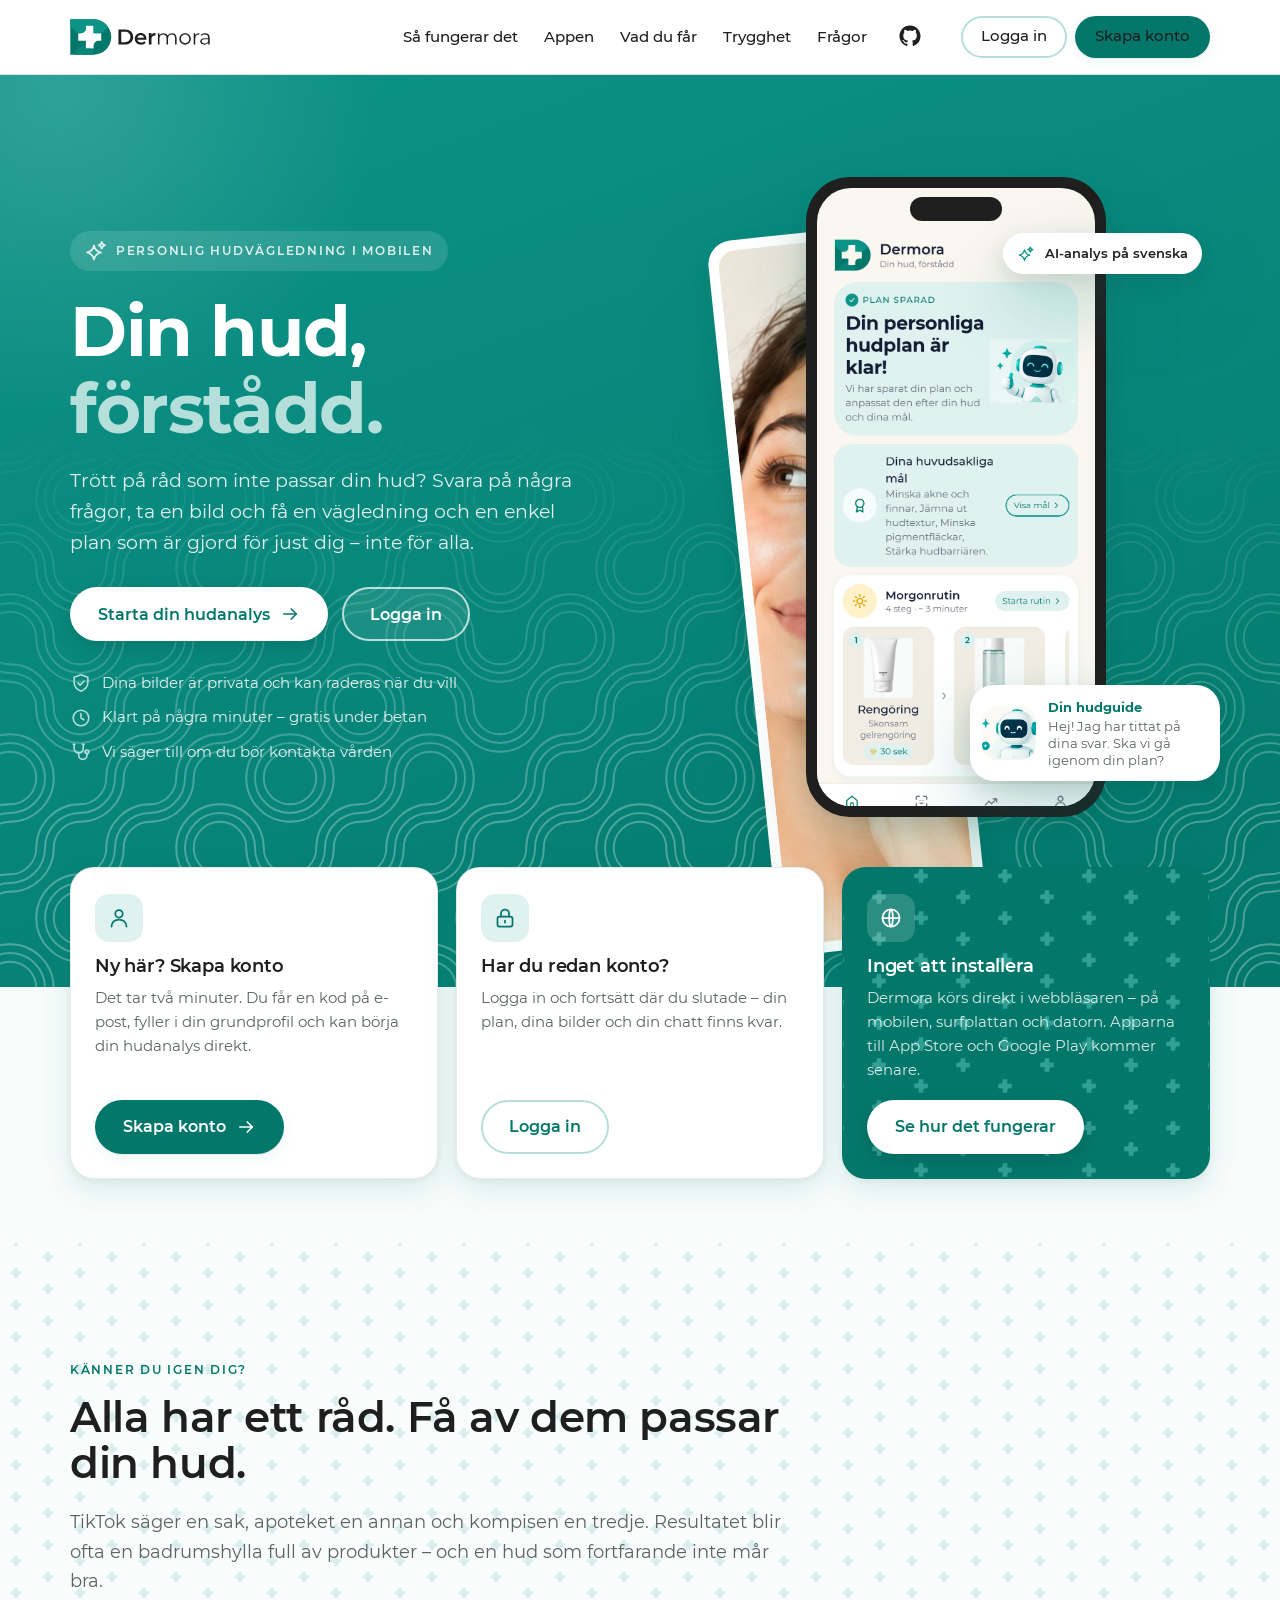
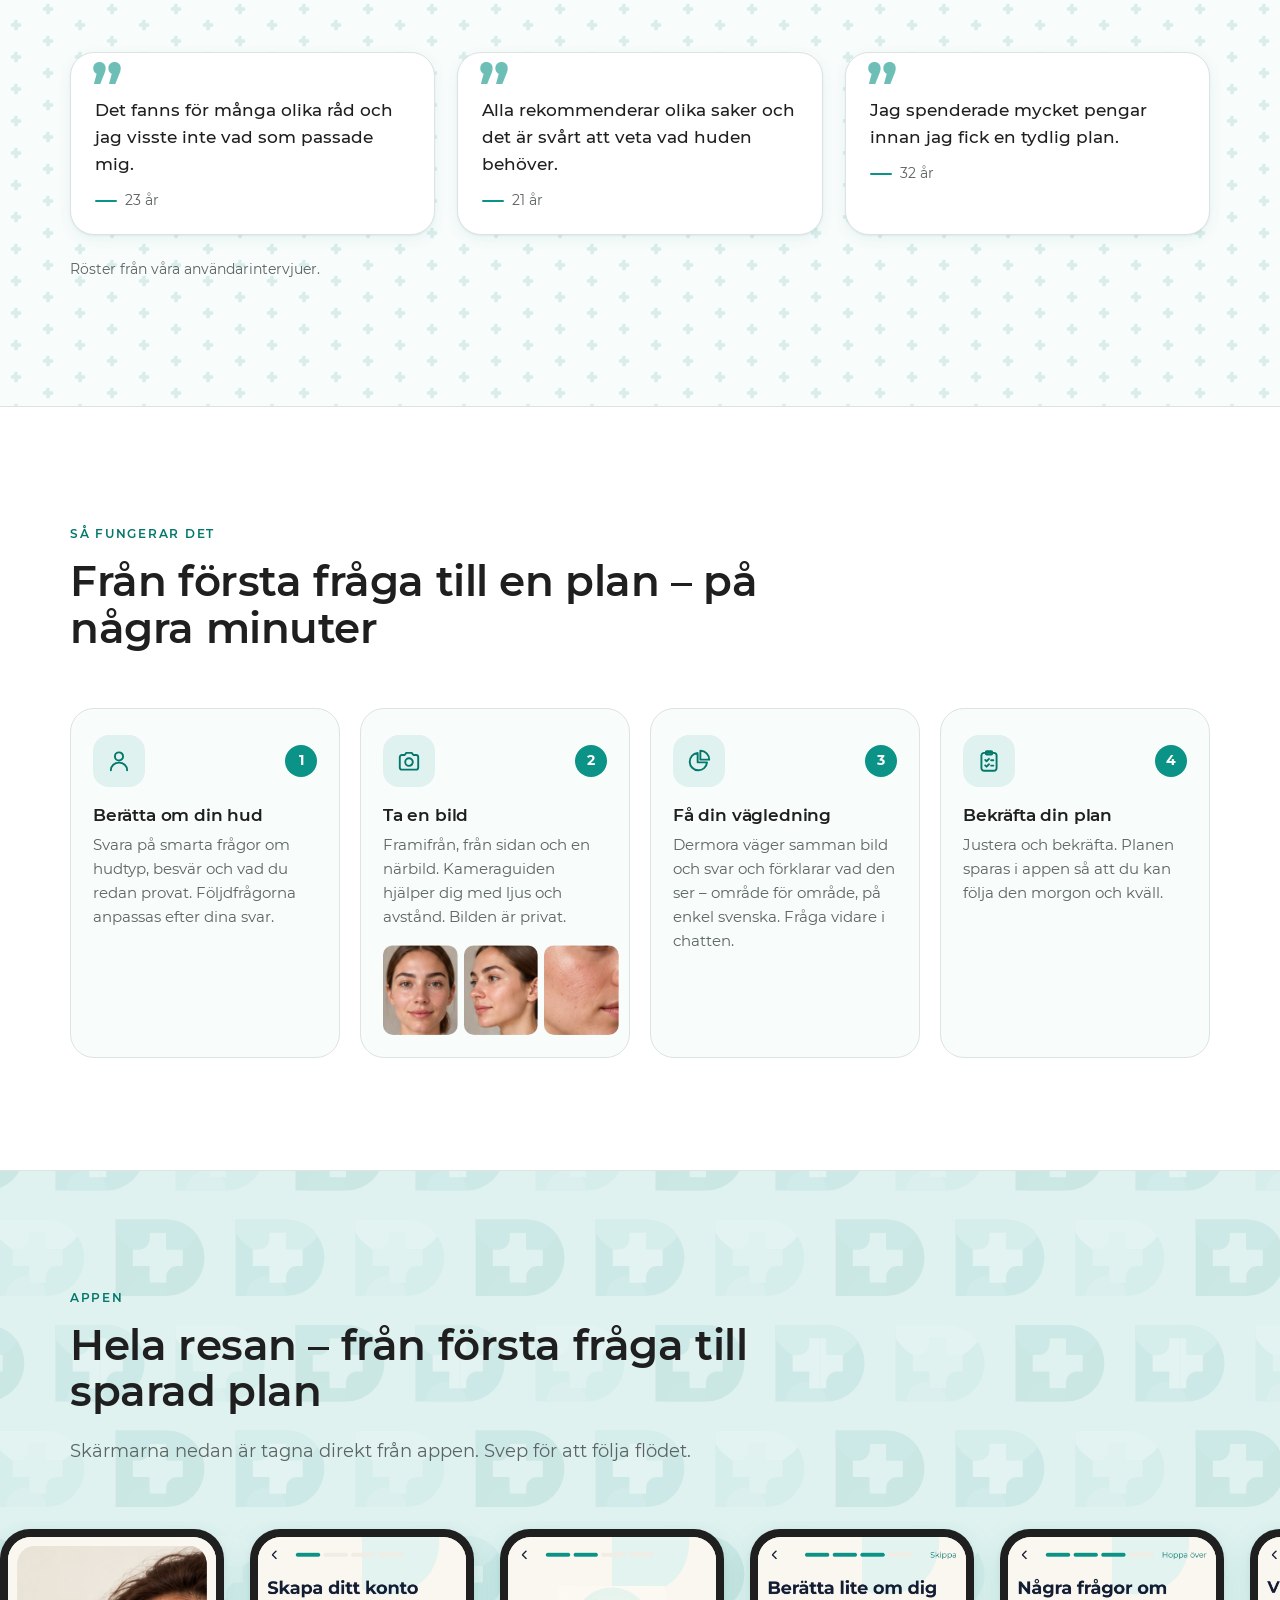
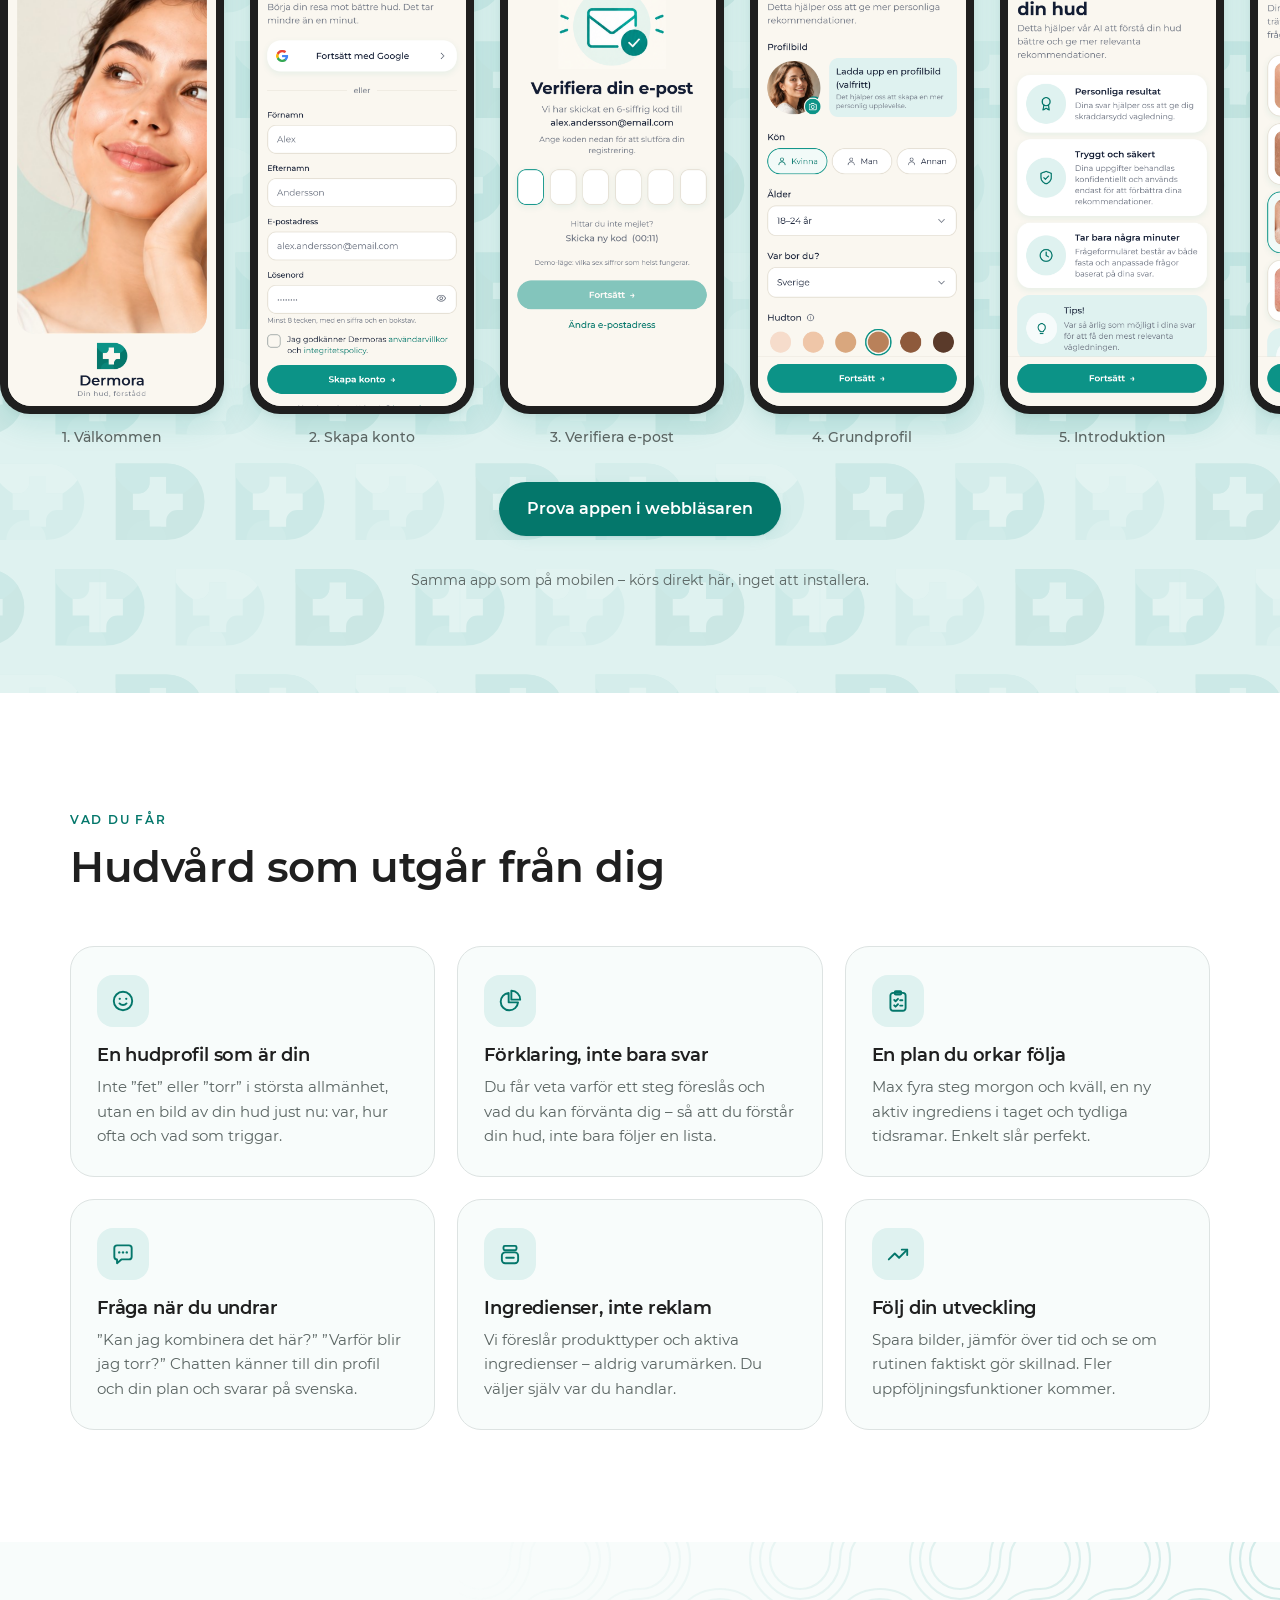
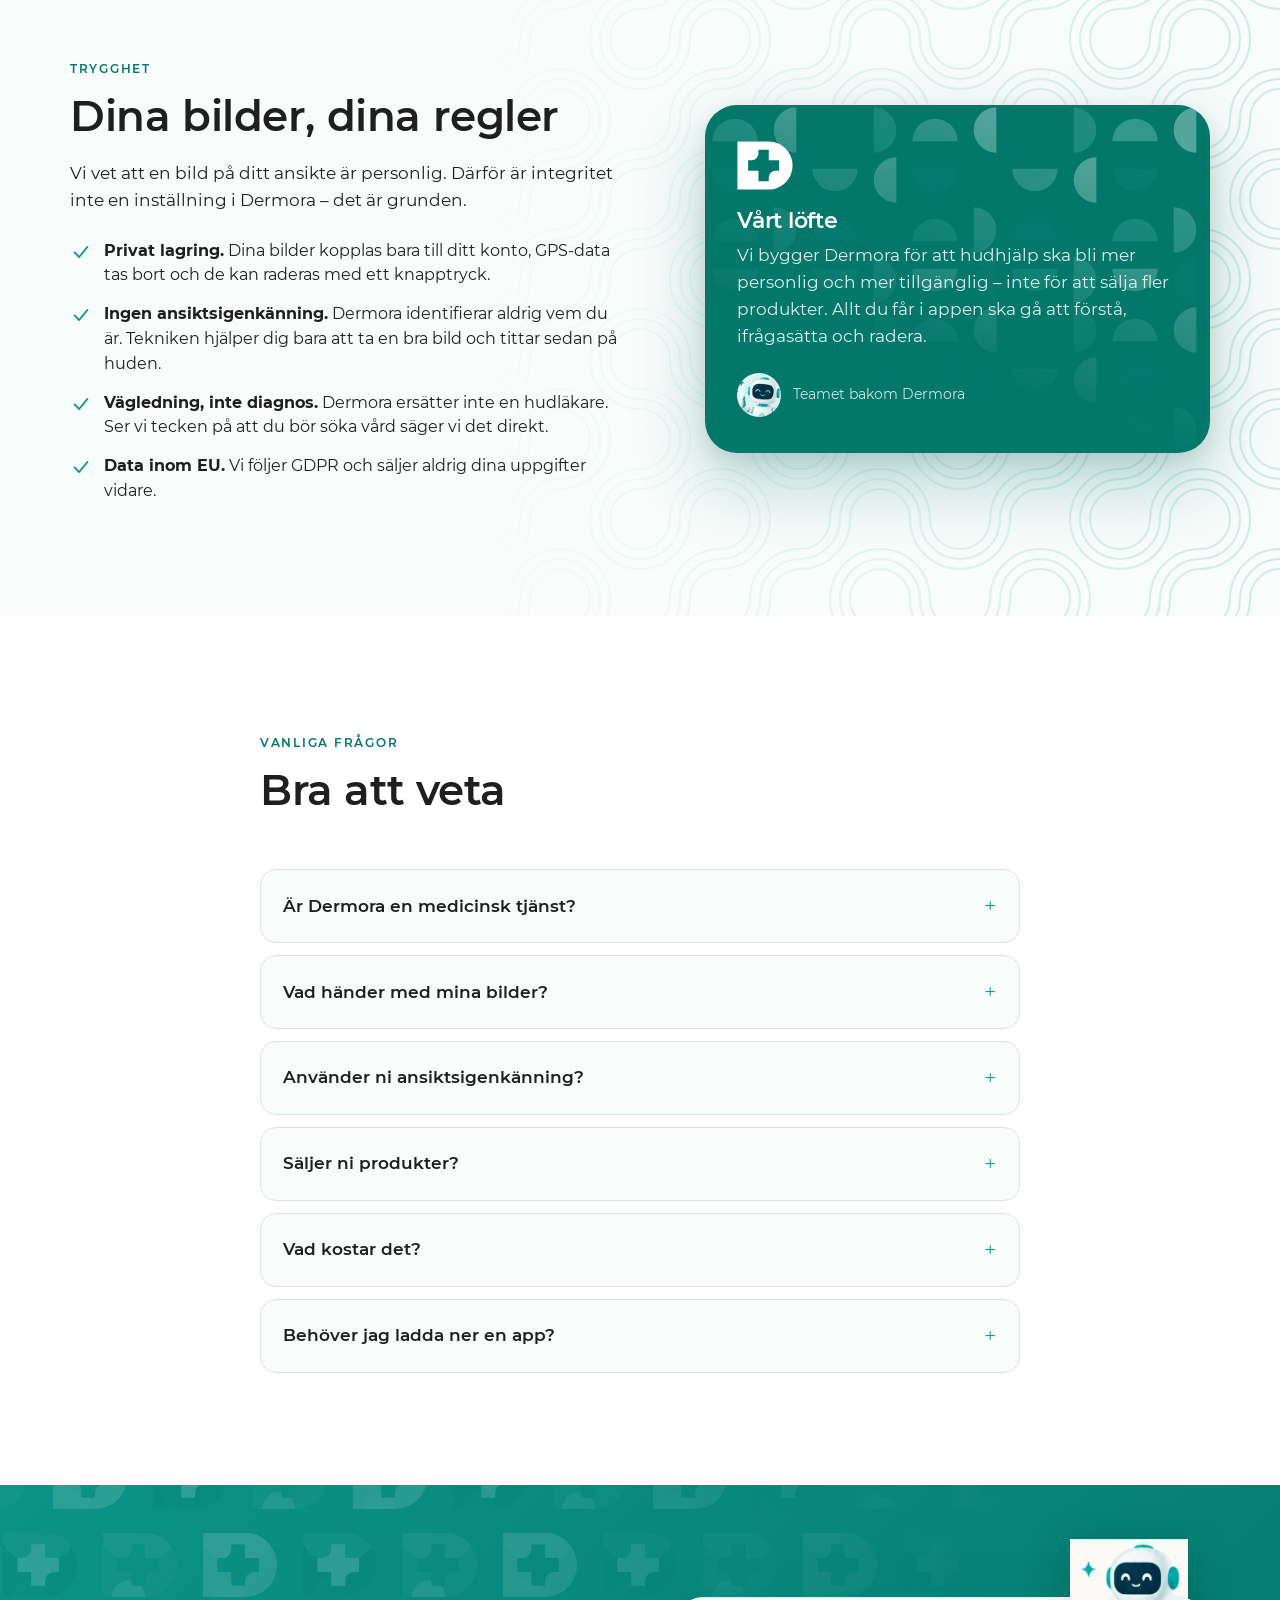
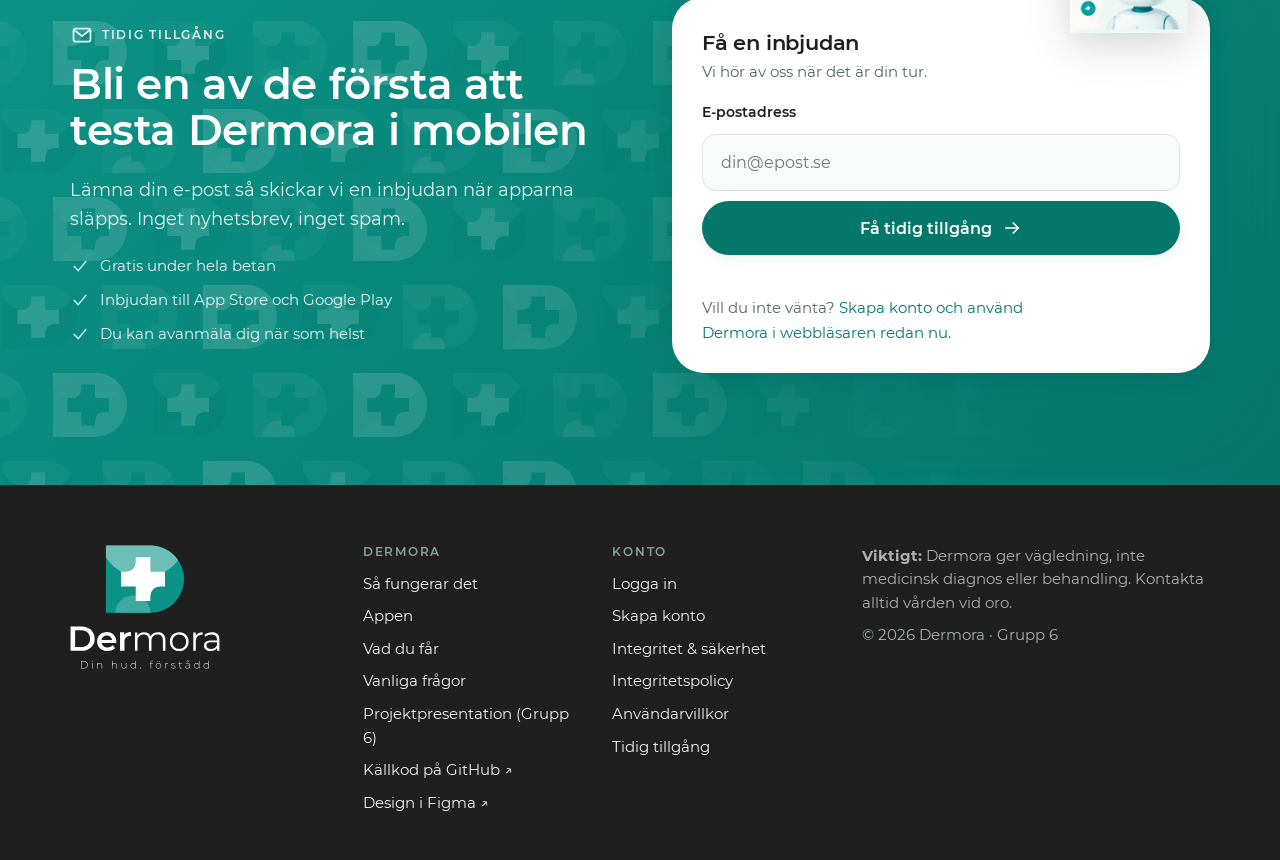
<file: public/index.html>
<!DOCTYPE html>
<html lang="sv">
<head>
  <meta charset="utf-8">
  <meta name="viewport" content="width=device-width, initial-scale=1">
  <title>Dermora – Din hud, förstådd.</title>
  <meta name="description" content="Dermora är appen som hjälper dig förstå din hud. Svara på några frågor, ta en bild och få personlig vägledning och en hudvårdsplan du faktiskt kan följa.">
  <meta name="theme-color" content="#0C9387">
  <meta property="og:title" content="Dermora – Din hud, förstådd.">
  <meta property="og:description" content="Personlig hudvägledning i mobilen. Svara på några frågor, ta en bild och få en plan du kan följa.">
  <meta property="og:type" content="website">
  <meta property="og:image" content="android-chrome-512x512.png">
  <link rel="icon" href="favicon.ico" sizes="any">
  <link rel="icon" href="favicon.svg" type="image/svg+xml">
  <link rel="apple-touch-icon" href="apple-touch-icon.png">
  <link rel="preload" href="assets/fonts/Montserrat-Bold.woff2" as="font" type="font/woff2" crossorigin>
  <link rel="preload" href="assets/fonts/Montserrat-SemiBold.woff2" as="font" type="font/woff2" crossorigin>
  <link rel="preload" href="assets/fonts/Montserrat-Regular.woff2" as="font" type="font/woff2" crossorigin>
  <link rel="stylesheet" href="css/landing.css">
</head>
<body>
  <a class="skip-link" href="#main">Hoppa till innehåll</a>

  <!-- Brand-kit line icons (24px, 1.75 stroke) used several times on the page -->
  <svg width="0" height="0" style="position:absolute" aria-hidden="true" focusable="false">
    <defs>
      <symbol id="i-sparkles" viewBox="0 0 24 24"><path d="M10 6.5Q11.26 12.24 17 13.5Q11.26 14.76 10 20.5Q8.74 14.76 3 13.5Q8.74 12.24 10 6.5Z"/><path d="M17.75 3Q18.335 5.665 21 6.25Q18.335 6.835 17.75 9.5Q17.165 6.835 14.5 6.25Q17.165 5.665 17.75 3Z"/></symbol>
      <symbol id="i-arrow" viewBox="0 0 24 24"><path d="M4.5 12L19.5 12"/><path d="M13.5 6L19.5 12L13.5 18"/></symbol>
      <symbol id="i-shield" viewBox="0 0 24 24"><path d="M12 3L19.5 5.8V11.3C19.5 15.8 16.4 19.4 12 21C7.6 19.4 4.5 15.8 4.5 11.3V5.8Z"/><path d="M8.8 12.2L11 14.4L15.4 9.8"/></symbol>
      <symbol id="i-clock" viewBox="0 0 24 24"><path d="M3.5 12A8.5 8.5 0 1 0 20.5 12A8.5 8.5 0 1 0 3.5 12Z"/><path d="M12 7.25L12 12L15.25 14"/></symbol>
      <symbol id="i-steth" viewBox="0 0 24 24"><path d="M4.5 3.5V8A5 5 0 0 0 14.5 8V3.5"/><path d="M9.5 13V15.5A4.5 4.5 0 0 0 18.5 15.5V13.75"/><path d="M16.5 11.75A2 2 0 1 0 20.5 11.75A2 2 0 1 0 16.5 11.75Z"/><path d="M3.5 3.5L5.5 3.5"/><path d="M13.5 3.5L15.5 3.5"/></symbol>
      <symbol id="i-user" viewBox="0 0 24 24"><path d="M8.25 7.75A3.75 3.75 0 1 0 15.75 7.75A3.75 3.75 0 1 0 8.25 7.75Z"/><path d="M4.5 20.5C4.5 16.4 7.9 13.5 12 13.5C16.1 13.5 19.5 16.4 19.5 20.5"/></symbol>
      <symbol id="i-camera" viewBox="0 0 24 24"><path d="M3.5 8.5A2 2 0 0 1 5.5 6.5H8L9.5 4.5H14.5L16 6.5H18.5A2 2 0 0 1 20.5 8.5V18A2 2 0 0 1 18.5 20H5.5A2 2 0 0 1 3.5 18Z"/><path d="M8.5 13A3.5 3.5 0 1 0 15.5 13A3.5 3.5 0 1 0 8.5 13Z"/></symbol>
      <symbol id="i-analysis" viewBox="0 0 24 24"><path d="M10.75 4.6A8 8 0 1 0 19.4 13.25H10.75Z"/><path d="M13.25 2.6A8 8 0 0 1 21.4 10.75H13.25Z"/></symbol>
      <symbol id="i-checklist" viewBox="0 0 24 24"><path d="M7.5 4.5H16.5A2.5 2.5 0 0 1 19 7V18.5A2.5 2.5 0 0 1 16.5 21H7.5A2.5 2.5 0 0 1 5 18.5V7A2.5 2.5 0 0 1 7.5 4.5Z"/><path d="M10 3H14A1 1 0 0 1 15 4V5A1 1 0 0 1 14 6H10A1 1 0 0 1 9 5V4A1 1 0 0 1 10 3Z"/><path d="M8.5 11L9.75 12.25L12 10"/><path d="M14 11.25L16 11.25"/><path d="M8.5 16L9.75 17.25L12 15"/><path d="M14 16.25L16 16.25"/></symbol>
      <symbol id="i-chat" viewBox="0 0 24 24"><path d="M4 6.5A2.5 2.5 0 0 1 6.5 4H17.5A2.5 2.5 0 0 1 20 6.5V14.5A2.5 2.5 0 0 1 17.5 17H10.5L6.5 20.5V17H6.5A2.5 2.5 0 0 1 4 14.5Z"/><path d="M7.4 10.5A1.1 1.1 0 1 0 9.6 10.5A1.1 1.1 0 1 0 7.4 10.5Z" fill="currentColor" stroke="none"/><path d="M10.9 10.5A1.1 1.1 0 1 0 13.1 10.5A1.1 1.1 0 1 0 10.9 10.5Z" fill="currentColor" stroke="none"/><path d="M14.4 10.5A1.1 1.1 0 1 0 16.6 10.5A1.1 1.1 0 1 0 14.4 10.5Z" fill="currentColor" stroke="none"/></symbol>
      <symbol id="i-face" viewBox="0 0 24 24"><path d="M3.5 12A8.5 8.5 0 1 0 20.5 12A8.5 8.5 0 1 0 3.5 12Z"/><path d="M7.95 10A1.05 1.05 0 1 0 10.05 10A1.05 1.05 0 1 0 7.95 10Z" fill="currentColor" stroke="none"/><path d="M13.95 10A1.05 1.05 0 1 0 16.05 10A1.05 1.05 0 1 0 13.95 10Z" fill="currentColor" stroke="none"/><path d="M8.75 14.25C10.5 16.25 13.5 16.25 15.25 14.25"/></symbol>
      <symbol id="i-jar" viewBox="0 0 24 24"><path d="M7.25 4.5H16.75A1.25 1.25 0 0 1 18 5.75V7.25A1.25 1.25 0 0 1 16.75 8.5H7.25A1.25 1.25 0 0 1 6 7.25V5.75A1.25 1.25 0 0 1 7.25 4.5Z"/><path d="M7.5 10.5H16.5A3 3 0 0 1 19.5 13.5V17.5A3 3 0 0 1 16.5 20.5H7.5A3 3 0 0 1 4.5 17.5V13.5A3 3 0 0 1 7.5 10.5Z"/><path d="M8.5 15.5L15.5 15.5"/></symbol>
      <symbol id="i-trend" viewBox="0 0 24 24"><path d="M3.5 17L9 11.5L13 15.5L20.5 8"/><path d="M15.5 8L20.5 8L20.5 13"/></symbol>
      <symbol id="i-check" viewBox="0 0 24 24"><path d="M5 12.5L10 17.5L19 6.5"/></symbol>
      <symbol id="i-lock" viewBox="0 0 24 24"><path d="M6.5 10.5H17.5A2 2 0 0 1 19.5 12.5V18.5A2 2 0 0 1 17.5 20.5H6.5A2 2 0 0 1 4.5 18.5V12.5A2 2 0 0 1 6.5 10.5Z"/><path d="M8 10.5V7.5A4 4 0 0 1 16 7.5V10.5"/><path d="M12 14.5V16.5"/></symbol>
      <symbol id="i-globe" viewBox="0 0 24 24"><path d="M3.5 12A8.5 8.5 0 1 0 20.5 12A8.5 8.5 0 1 0 3.5 12Z"/><path d="M3.5 12H20.5"/><path d="M12 3.5C14.5 6 14.5 18 12 20.5C9.5 18 9.5 6 12 3.5Z"/></symbol>
      <symbol id="i-mail" viewBox="0 0 24 24"><path d="M5.5 5.5H18.5A2 2 0 0 1 20.5 7.5V16.5A2 2 0 0 1 18.5 18.5H5.5A2 2 0 0 1 3.5 16.5V7.5A2 2 0 0 1 5.5 5.5Z"/><path d="M4 7L12 13L20 7"/></symbol>
      <symbol id="i-menu" viewBox="0 0 24 24"><path d="M4 7L20 7"/><path d="M4 12L20 12"/><path d="M4 17L20 17"/></symbol>
    </defs>
  </svg>

  <!-- ============ HEADER ============ -->
  <header class="site-header" id="top">
    <div class="container header-inner">
      <a class="brand" href="#top" aria-label="Dermora – till startsidan">
        <img src="assets/logo/logo-horizontal.svg" alt="Dermora" width="150" height="36">
      </a>
      <nav class="nav" aria-label="Huvudmeny">
        <button class="nav-toggle" aria-expanded="false" aria-controls="nav-menu" aria-label="Öppna meny">
          <svg class="icon" aria-hidden="true" fill="none" stroke="currentColor" stroke-width="1.75" stroke-linecap="round" stroke-linejoin="round"><use href="#i-menu"/></svg>
        </button>
        <ul class="nav-menu" id="nav-menu">
          <li><a href="#how">Så fungerar det</a></li>
          <li><a href="#app">Appen</a></li>
          <li><a href="#features">Vad du får</a></li>
          <li><a href="#safety">Trygghet</a></li>
          <li><a href="#faq">Frågor</a></li>
          <li><a class="nav-github" href="https://github.com/anasnassan92-cmyk/dermora" target="_blank" rel="noopener" aria-label="Källkod på GitHub" title="Källkod på GitHub"><svg viewBox="0 0 24 24" width="22" height="22" aria-hidden="true" fill="currentColor"><path d="M12 .5C5.65.5.5 5.65.5 12c0 5.08 3.29 9.39 7.86 10.91.58.1.79-.25.79-.56v-2.17c-3.2.7-3.87-1.36-3.87-1.36-.52-1.33-1.28-1.68-1.28-1.68-1.04-.71.08-.7.08-.7 1.15.08 1.76 1.19 1.76 1.19 1.03 1.76 2.7 1.25 3.36.96.1-.75.4-1.25.73-1.54-2.55-.29-5.24-1.28-5.24-5.68 0-1.26.45-2.28 1.19-3.09-.12-.29-.52-1.46.11-3.05 0 0 .97-.31 3.18 1.18a11 11 0 0 1 5.8 0c2.2-1.49 3.17-1.18 3.17-1.18.63 1.59.23 2.76.11 3.05.74.81 1.19 1.83 1.19 3.09 0 4.41-2.69 5.38-5.25 5.67.41.36.78 1.05.78 2.12v3.14c0 .31.21.67.8.56A11.5 11.5 0 0 0 23.5 12C23.5 5.65 18.35.5 12 .5z"/></svg></a></li>
          <li class="nav-auth"><a class="btn btn-ghost btn-sm" href="app/?start=login">Logga in</a><a class="btn btn-primary btn-sm" href="app/?start=register">Skapa konto</a></li>
        </ul>
      </nav>
    </div>
  </header>

  <main id="main">

    <!-- ============ HERO ============ -->
    <section class="hero" aria-labelledby="hero-title">
      <div class="container hero-grid">
        <div class="hero-copy">
          <span class="eyebrow"><svg class="icon" aria-hidden="true" fill="none" stroke="currentColor" stroke-width="1.75" stroke-linecap="round" stroke-linejoin="round"><use href="#i-sparkles"/></svg> Personlig hudvägledning i mobilen</span>
          <h1 id="hero-title">Din hud,<br><span class="accent">förstådd.</span></h1>
          <p class="lead">Trött på råd som inte passar din hud? Svara på några frågor, ta en bild och få en vägledning och en enkel plan som är gjord för just dig – inte för alla.</p>
          <div class="hero-actions">
            <a class="btn btn-light" href="app/?start=register">Starta din hudanalys <svg aria-hidden="true" fill="none" stroke="currentColor" stroke-width="2" stroke-linecap="round" stroke-linejoin="round"><use href="#i-arrow"/></svg></a>
            <a class="btn btn-outline-white" href="app/?start=login">Logga in</a>
          </div>
          <ul class="hero-trust" aria-label="Bra att veta">
            <li><svg aria-hidden="true" fill="none" stroke="currentColor" stroke-width="1.75" stroke-linecap="round" stroke-linejoin="round"><use href="#i-shield"/></svg> Dina bilder är privata och kan raderas när du vill</li>
            <li><svg aria-hidden="true" fill="none" stroke="currentColor" stroke-width="1.75" stroke-linecap="round" stroke-linejoin="round"><use href="#i-clock"/></svg> Klart på några minuter – gratis under betan</li>
            <li><svg aria-hidden="true" fill="none" stroke="currentColor" stroke-width="1.75" stroke-linecap="round" stroke-linejoin="round"><use href="#i-steth"/></svg> Vi säger till om du bör kontakta vården</li>
          </ul>
        </div>

        <div class="hero-visual" aria-hidden="true">
          <figure class="float float-photo">
            <img src="assets/img/welcome-portrait.jpg" alt="" width="800" height="698" loading="eager">
            <figcaption><svg aria-hidden="true" fill="none" stroke="currentColor" stroke-width="2" stroke-linecap="round" stroke-linejoin="round"><use href="#i-check"/></svg> Hudprofil klar</figcaption>
          </figure>
          <div class="float float-badge"><svg aria-hidden="true" fill="none" stroke="currentColor" stroke-width="1.75" stroke-linecap="round" stroke-linejoin="round"><use href="#i-sparkles"/></svg> AI-analys på svenska</div>
          <div class="phone">
            <div class="phone-notch"></div>
            <div class="phone-screen"><img src="assets/screens/16-hem.png" alt="" width="390" height="844"></div>
          </div>
          <div class="float float-chat">
            <img src="assets/img/robot-wave.png" alt="" width="245" height="197">
            <div><strong>Din hudguide</strong><span>Hej! Jag har tittat på dina svar. Ska vi gå igenom din plan?</span></div>
          </div>
        </div>
      </div>
    </section>

    <!-- ============ START: LOG IN / CREATE ACCOUNT ============ -->
    <section class="start" id="start" aria-labelledby="start-title">
      <div class="container">
        <h2 id="start-title" class="sr-only">Kom igång</h2>
        <div class="start-grid">
          <article class="start-card">
            <div class="start-icon"><svg aria-hidden="true" fill="none" stroke="currentColor" stroke-width="1.75" stroke-linecap="round" stroke-linejoin="round"><use href="#i-user"/></svg></div>
            <h3>Ny här? Skapa konto</h3>
            <p>Det tar två minuter. Du får en kod på e-post, fyller i din grundprofil och kan börja din hudanalys direkt.</p>
            <a class="btn btn-primary" href="app/?start=register">Skapa konto <svg aria-hidden="true" fill="none" stroke="currentColor" stroke-width="2" stroke-linecap="round" stroke-linejoin="round"><use href="#i-arrow"/></svg></a>
          </article>
          <article class="start-card">
            <div class="start-icon"><svg aria-hidden="true" fill="none" stroke="currentColor" stroke-width="1.75" stroke-linecap="round" stroke-linejoin="round"><use href="#i-lock"/></svg></div>
            <h3>Har du redan konto?</h3>
            <p>Logga in och fortsätt där du slutade – din plan, dina bilder och din chatt finns kvar.</p>
            <a class="btn btn-ghost" href="app/?start=login">Logga in</a>
          </article>
          <article class="start-card is-brand">
            <div class="start-icon"><svg aria-hidden="true" fill="none" stroke="currentColor" stroke-width="1.75" stroke-linecap="round" stroke-linejoin="round"><use href="#i-globe"/></svg></div>
            <h3>Inget att installera</h3>
            <p>Dermora körs direkt i webbläsaren – på mobilen, surfplattan och datorn. Apparna till App Store och Google Play kommer senare.</p>
            <a class="btn btn-light" href="#how">Se hur det fungerar</a>
          </article>
        </div>
      </div>
    </section>

    <!-- ============ PROBLEM ============ -->
    <section class="section section-problem pat-dots" aria-labelledby="problem-title">
      <div class="container">
        <div class="section-head">
          <span class="eyebrow">Känner du igen dig?</span>
          <h2 id="problem-title">Alla har ett råd. Få av dem passar din hud.</h2>
          <p class="lead">TikTok säger en sak, apoteket en annan och kompisen en tredje. Resultatet blir ofta en badrumshylla full av produkter – och en hud som fortfarande inte mår bra.</p>
        </div>
        <div class="grid-3">
          <blockquote class="quote"><p>Det fanns för många olika råd och jag visste inte vad som passade mig.</p><footer>23 år</footer></blockquote>
          <blockquote class="quote"><p>Alla rekommenderar olika saker och det är svårt att veta vad huden behöver.</p><footer>21 år</footer></blockquote>
          <blockquote class="quote"><p>Jag spenderade mycket pengar innan jag fick en tydlig plan.</p><footer>32 år</footer></blockquote>
        </div>
        <p class="footnote">Röster från våra användarintervjuer.</p>
      </div>
    </section>

    <!-- ============ HOW IT WORKS ============ -->
    <section class="section section-how" id="how" aria-labelledby="how-title">
      <div class="container">
        <div class="section-head">
          <span class="eyebrow">Så fungerar det</span>
          <h2 id="how-title">Från första fråga till en plan – på några minuter</h2>
        </div>
        <ol class="steps">
          <li class="step">
            <div class="step-top"><div class="step-icon"><svg aria-hidden="true" fill="none" stroke="currentColor" stroke-width="1.75" stroke-linecap="round" stroke-linejoin="round"><use href="#i-user"/></svg></div><span class="step-num">1</span></div>
            <h3>Berätta om din hud</h3>
            <p>Svara på smarta frågor om hudtyp, besvär och vad du redan provat. Följdfrågorna anpassas efter dina svar.</p>
          </li>
          <li class="step">
            <div class="step-top"><div class="step-icon"><svg aria-hidden="true" fill="none" stroke="currentColor" stroke-width="1.75" stroke-linecap="round" stroke-linejoin="round"><use href="#i-camera"/></svg></div><span class="step-num">2</span></div>
            <h3>Ta en bild</h3>
            <p>Framifrån, från sidan och en närbild. Kameraguiden hjälper dig med ljus och avstånd. Bilden är privat.</p>
            <div class="step-photos" aria-hidden="true"><img src="assets/img/example-front.jpg" alt="" loading="lazy"><img src="assets/img/example-left.jpg" alt="" loading="lazy"><img src="assets/img/example-closeup.jpg" alt="" loading="lazy"></div>
          </li>
          <li class="step">
            <div class="step-top"><div class="step-icon"><svg aria-hidden="true" fill="none" stroke="currentColor" stroke-width="1.75" stroke-linecap="round" stroke-linejoin="round"><use href="#i-analysis"/></svg></div><span class="step-num">3</span></div>
            <h3>Få din vägledning</h3>
            <p>Dermora väger samman bild och svar och förklarar vad den ser – område för område, på enkel svenska. Fråga vidare i chatten.</p>
          </li>
          <li class="step">
            <div class="step-top"><div class="step-icon"><svg aria-hidden="true" fill="none" stroke="currentColor" stroke-width="1.75" stroke-linecap="round" stroke-linejoin="round"><use href="#i-checklist"/></svg></div><span class="step-num">4</span></div>
            <h3>Bekräfta din plan</h3>
            <p>Justera och bekräfta. Planen sparas i appen så att du kan följa den morgon och kväll.</p>
          </li>
        </ol>
      </div>
    </section>

    <!-- ============ APP SCREENS ============ -->
    <section class="section section-screens" id="app" aria-labelledby="app-title">
      <div class="container">
        <div class="section-head">
          <span class="eyebrow">Appen</span>
          <h2 id="app-title">Hela resan – från första fråga till sparad plan</h2>
          <p class="lead">Skärmarna nedan är tagna direkt från appen. Svep för att följa flödet.</p>
        </div>
      </div>
      <div class="screens" tabindex="0" aria-label="Skärmar från appen, horisontell lista">
        <figure class="screen"><div class="screen-frame"><img src="assets/screens/01-valkomst.png" alt="Välkomstskärm" loading="lazy" width="390" height="844"></div><figcaption>1. Välkommen</figcaption></figure>
        <figure class="screen"><div class="screen-frame"><img src="assets/screens/02-skapa-konto.png" alt="Skapa konto" loading="lazy" width="390" height="844"></div><figcaption>2. Skapa konto</figcaption></figure>
        <figure class="screen"><div class="screen-frame"><img src="assets/screens/03-verifiera.png" alt="Verifiera e-post" loading="lazy" width="390" height="844"></div><figcaption>3. Verifiera e-post</figcaption></figure>
        <figure class="screen"><div class="screen-frame"><img src="assets/screens/04-grundprofil.png" alt="Grundprofil" loading="lazy" width="390" height="844"></div><figcaption>4. Grundprofil</figcaption></figure>
        <figure class="screen"><div class="screen-frame"><img src="assets/screens/05-intro.png" alt="Frågeformulär – introduktion" loading="lazy" width="390" height="844"></div><figcaption>5. Introduktion</figcaption></figure>
        <figure class="screen"><div class="screen-frame"><img src="assets/screens/06-hudtyp.png" alt="Hudtyp" loading="lazy" width="390" height="844"></div><figcaption>6. Hudtyp</figcaption></figure>
        <figure class="screen"><div class="screen-frame"><img src="assets/screens/07-hudproblem.png" alt="Hudproblem" loading="lazy" width="390" height="844"></div><figcaption>7. Hudproblem</figcaption></figure>
        <figure class="screen"><div class="screen-frame"><img src="assets/screens/08-foljdfragor.png" alt="Villkorliga följdfrågor" loading="lazy" width="390" height="844"></div><figcaption>8. Följdfrågor</figcaption></figure>
        <figure class="screen"><div class="screen-frame"><img src="assets/screens/09-bilder.png" alt="Bilduppladdning" loading="lazy" width="390" height="844"></div><figcaption>9. Bilder</figcaption></figure>
        <figure class="screen"><div class="screen-frame"><img src="assets/screens/10-granska-bilder.png" alt="Granska bilder" loading="lazy" width="390" height="844"></div><figcaption>10. Granska bilder</figcaption></figure>
        <figure class="screen"><div class="screen-frame"><img src="assets/screens/11-analys.png" alt="AI-analys" loading="lazy" width="390" height="844"></div><figcaption>11. AI-analys</figcaption></figure>
        <figure class="screen"><div class="screen-frame"><img src="assets/screens/12-chat.png" alt="AI-vägledning i chatten" loading="lazy" width="390" height="844"></div><figcaption>12. AI-chat</figcaption></figure>
        <figure class="screen"><div class="screen-frame"><img src="assets/screens/13-plan.png" alt="AI-föreslagen plan" loading="lazy" width="390" height="844"></div><figcaption>13. Din plan</figcaption></figure>
        <figure class="screen"><div class="screen-frame"><img src="assets/screens/14-bekrafta.png" alt="Bekräfta plan" loading="lazy" width="390" height="844"></div><figcaption>14. Bekräfta</figcaption></figure>
        <figure class="screen"><div class="screen-frame"><img src="assets/screens/15-sparad.png" alt="Plan sparad" loading="lazy" width="390" height="844"></div><figcaption>15. Plan sparad</figcaption></figure>
        <figure class="screen"><div class="screen-frame"><img src="assets/screens/16-hem.png" alt="Hem" loading="lazy" width="390" height="844"></div><figcaption>16. Hem</figcaption></figure>
        <figure class="screen"><div class="screen-frame"><img src="assets/screens/17-skanna.png" alt="Skanna" loading="lazy" width="390" height="844"></div><figcaption>17. Skanna</figcaption></figure>
      </div>
      <div class="container center screens-cta"><a class="btn btn-primary" href="app/?start=register">Prova appen i webbläsaren</a><p class="footnote">Samma app som på mobilen – körs direkt här, inget att installera.</p></div>
    </section>

    <!-- ============ FEATURES ============ -->
    <section class="section section-features" id="features" aria-labelledby="features-title">
      <div class="container">
        <div class="section-head">
          <span class="eyebrow">Vad du får</span>
          <h2 id="features-title">Hudvård som utgår från dig</h2>
        </div>
        <div class="grid-3">
          <article class="card"><div class="card-icon"><svg aria-hidden="true" fill="none" stroke="currentColor" stroke-width="1.75" stroke-linecap="round" stroke-linejoin="round"><use href="#i-face"/></svg></div><h3>En hudprofil som är din</h3><p>Inte ”fet” eller ”torr” i största allmänhet, utan en bild av din hud just nu: var, hur ofta och vad som triggar.</p></article>
          <article class="card"><div class="card-icon"><svg aria-hidden="true" fill="none" stroke="currentColor" stroke-width="1.75" stroke-linecap="round" stroke-linejoin="round"><use href="#i-analysis"/></svg></div><h3>Förklaring, inte bara svar</h3><p>Du får veta varför ett steg föreslås och vad du kan förvänta dig – så att du förstår din hud, inte bara följer en lista.</p></article>
          <article class="card"><div class="card-icon"><svg aria-hidden="true" fill="none" stroke="currentColor" stroke-width="1.75" stroke-linecap="round" stroke-linejoin="round"><use href="#i-checklist"/></svg></div><h3>En plan du orkar följa</h3><p>Max fyra steg morgon och kväll, en ny aktiv ingrediens i taget och tydliga tidsramar. Enkelt slår perfekt.</p></article>
          <article class="card"><div class="card-icon"><svg aria-hidden="true" fill="none" stroke="currentColor" stroke-width="1.75" stroke-linecap="round" stroke-linejoin="round"><use href="#i-chat"/></svg></div><h3>Fråga när du undrar</h3><p>”Kan jag kombinera det här?” ”Varför blir jag torr?” Chatten känner till din profil och din plan och svarar på svenska.</p></article>
          <article class="card"><div class="card-icon"><svg aria-hidden="true" fill="none" stroke="currentColor" stroke-width="1.75" stroke-linecap="round" stroke-linejoin="round"><use href="#i-jar"/></svg></div><h3>Ingredienser, inte reklam</h3><p>Vi föreslår produkttyper och aktiva ingredienser – aldrig varumärken. Du väljer själv var du handlar.</p></article>
          <article class="card"><div class="card-icon"><svg aria-hidden="true" fill="none" stroke="currentColor" stroke-width="1.75" stroke-linecap="round" stroke-linejoin="round"><use href="#i-trend"/></svg></div><h3>Följ din utveckling</h3><p>Spara bilder, jämför över tid och se om rutinen faktiskt gör skillnad. Fler uppföljningsfunktioner kommer.</p></article>
        </div>
      </div>
    </section>

    <!-- ============ SAFETY ============ -->
    <section class="section section-safety pat-arcs" id="safety" aria-labelledby="safety-title">
      <div class="container split">
        <div class="split-copy">
          <span class="eyebrow">Trygghet</span>
          <h2 id="safety-title">Dina bilder, dina regler</h2>
          <p>Vi vet att en bild på ditt ansikte är personlig. Därför är integritet inte en inställning i Dermora – det är grunden.</p>
          <ul class="checklist">
            <li><svg aria-hidden="true" fill="none" stroke="currentColor" stroke-width="2" stroke-linecap="round" stroke-linejoin="round"><use href="#i-check"/></svg><span><strong>Privat lagring.</strong> Dina bilder kopplas bara till ditt konto, GPS-data tas bort och de kan raderas med ett knapptryck.</span></li>
            <li><svg aria-hidden="true" fill="none" stroke="currentColor" stroke-width="2" stroke-linecap="round" stroke-linejoin="round"><use href="#i-check"/></svg><span><strong>Ingen ansiktsigenkänning.</strong> Dermora identifierar aldrig vem du är. Tekniken hjälper dig bara att ta en bra bild och tittar sedan på huden.</span></li>
            <li><svg aria-hidden="true" fill="none" stroke="currentColor" stroke-width="2" stroke-linecap="round" stroke-linejoin="round"><use href="#i-check"/></svg><span><strong>Vägledning, inte diagnos.</strong> Dermora ersätter inte en hudläkare. Ser vi tecken på att du bör söka vård säger vi det direkt.</span></li>
            <li><svg aria-hidden="true" fill="none" stroke="currentColor" stroke-width="2" stroke-linecap="round" stroke-linejoin="round"><use href="#i-check"/></svg><span><strong>Data inom EU.</strong> Vi följer GDPR och säljer aldrig dina uppgifter vidare.</span></li>
          </ul>
        </div>
        <div class="split-visual">
          <div class="trust-card">
            <img src="assets/logo/symbol-white.svg" alt="" width="56" height="48">
            <h3>Vårt löfte</h3>
            <p>Vi bygger Dermora för att hudhjälp ska bli mer personlig och mer tillgänglig – inte för att sälja fler produkter. Allt du får i appen ska gå att förstå, ifrågasätta och radera.</p>
            <div class="trust-sign"><img src="assets/img/robot-thumbs.png" alt="" width="325" height="240"> Teamet bakom Dermora</div>
          </div>
        </div>
      </div>
    </section>

    <!-- ============ FAQ ============ -->
    <section class="section section-faq" id="faq" aria-labelledby="faq-title">
      <div class="container narrow">
        <div class="section-head">
          <span class="eyebrow">Vanliga frågor</span>
          <h2 id="faq-title">Bra att veta</h2>
        </div>
        <div class="faq">
          <details><summary>Är Dermora en medicinsk tjänst?</summary><p>Nej. Dermora ger personlig vägledning kring hudvård utifrån dina svar och bilder. Det är inte en diagnos och ersätter inte vård. Vid smärta, snabb förändring, feber eller tecken på infektion ska du kontakta vården.</p></details>
          <details><summary>Vad händer med mina bilder?</summary><p>Bilderna lagras privat och är bara tillgängliga för ditt konto. De används för din vägledning och för att du ska kunna jämföra utveckling över tid. Du kan radera dem när som helst.</p></details>
          <details><summary>Använder ni ansiktsigenkänning?</summary><p>Nej. Vi använder bara ansiktsdetektering, som hittar att det finns ett ansikte i bild och hjälper dig med inramning. Vi skapar inga biometriska profiler och kan inte identifiera personer.</p></details>
          <details><summary>Säljer ni produkter?</summary><p>Nej. Dermora föreslår produkttyper och aktiva ingredienser, aldrig varumärken. Du väljer själv vad du köper och var.</p></details>
          <details><summary>Vad kostar det?</summary><p>Under betan är Dermora gratis. Vi berättar i god tid innan något förändras.</p></details>
          <details><summary>Behöver jag ladda ner en app?</summary><p>Nej. Dermora körs direkt i webbläsaren på mobilen och datorn – skapa konto så är du igång. Apparna till App Store och Google Play kommer senare; anmäl dig nedan så får du en inbjudan.</p></details>
        </div>
      </div>
    </section>

    <!-- ============ BETA (SUBSCRIBE) ============ -->
    <section class="section section-beta" id="beta" aria-labelledby="beta-title">
      <div class="container beta-grid">
        <div class="beta-copy">
          <span class="eyebrow"><svg class="icon" aria-hidden="true" fill="none" stroke="currentColor" stroke-width="1.75" stroke-linecap="round" stroke-linejoin="round"><use href="#i-mail"/></svg> Tidig tillgång</span>
          <h2 id="beta-title">Bli en av de första att testa Dermora i mobilen</h2>
          <p class="lead">Lämna din e-post så skickar vi en inbjudan när apparna släpps. Inget nyhetsbrev, inget spam.</p>
          <ul class="beta-perks">
            <li><svg aria-hidden="true" fill="none" stroke="currentColor" stroke-width="2" stroke-linecap="round" stroke-linejoin="round"><use href="#i-check"/></svg> Gratis under hela betan</li>
            <li><svg aria-hidden="true" fill="none" stroke="currentColor" stroke-width="2" stroke-linecap="round" stroke-linejoin="round"><use href="#i-check"/></svg> Inbjudan till App Store och Google Play</li>
            <li><svg aria-hidden="true" fill="none" stroke="currentColor" stroke-width="2" stroke-linecap="round" stroke-linejoin="round"><use href="#i-check"/></svg> Du kan avanmäla dig när som helst</li>
          </ul>
        </div>
        <div class="beta-card">
          <img class="beta-mascot" src="assets/img/robot-wave.png" alt="" width="245" height="197" loading="lazy">
          <h3>Få en inbjudan</h3>
          <p>Vi hör av oss när det är din tur.</p>
          <form class="beta-form" action="#" method="post" data-beta-form>
            <label for="beta-email">E-postadress</label>
            <input id="beta-email" type="email" name="email" placeholder="din@epost.se" required autocomplete="email">
            <button class="btn btn-primary" type="submit">Få tidig tillgång <svg aria-hidden="true" fill="none" stroke="currentColor" stroke-width="2" stroke-linecap="round" stroke-linejoin="round"><use href="#i-arrow"/></svg></button>
          </form>
          <p class="beta-status" aria-live="polite" data-beta-status></p>
          <p class="beta-fine">Vill du inte vänta? <a href="app/?start=register">Skapa konto och använd Dermora i webbläsaren redan nu.</a></p>
        </div>
      </div>
    </section>
  </main>

  <!-- ============ FOOTER ============ -->
  <footer class="site-footer">
    <div class="container footer-grid">
      <div>
        <img class="footer-logo" src="assets/logo/logo-stacked-tagline-on-dark.svg" alt="Dermora – Din hud, förstådd." width="150" height="118">
      </div>
      <div>
        <h3>Dermora</h3>
        <ul>
          <li><a href="#how">Så fungerar det</a></li>
          <li><a href="#app">Appen</a></li>
          <li><a href="#features">Vad du får</a></li>
          <li><a href="#faq">Vanliga frågor</a></li>
          <li><a href="presentation.html">Projektpresentation (Grupp 6)</a></li>
          <li><a href="https://github.com/anasnassan92-cmyk/dermora" target="_blank" rel="noopener">Källkod på GitHub ↗</a></li>
          <li><a href="https://www.figma.com/design/3Mytv71asDlX8rEz1JbCGk/Dermora---App---Web--Grupp-6-" target="_blank" rel="noopener">Design i Figma ↗</a></li>
        </ul>
      </div>
      <div>
        <h3>Konto</h3>
        <ul>
          <li><a href="app/?start=login">Logga in</a></li>
          <li><a href="app/?start=register">Skapa konto</a></li>
          <li><a href="#safety">Integritet &amp; säkerhet</a></li>
          <li><a href="integritet.html">Integritetspolicy</a></li>
          <li><a href="villkor.html">Användarvillkor</a></li>
          <li><a href="#beta">Tidig tillgång</a></li>
        </ul>
      </div>
      <div class="footer-note">
        <p><strong>Viktigt:</strong> Dermora ger vägledning, inte medicinsk diagnos eller behandling. Kontakta alltid vården vid oro.</p>
        <p>© 2026 Dermora · Grupp 6</p>
      </div>
    </div>
  </footer>

  <script src="js/main.js" defer></script>
</body>
</html>
</file>
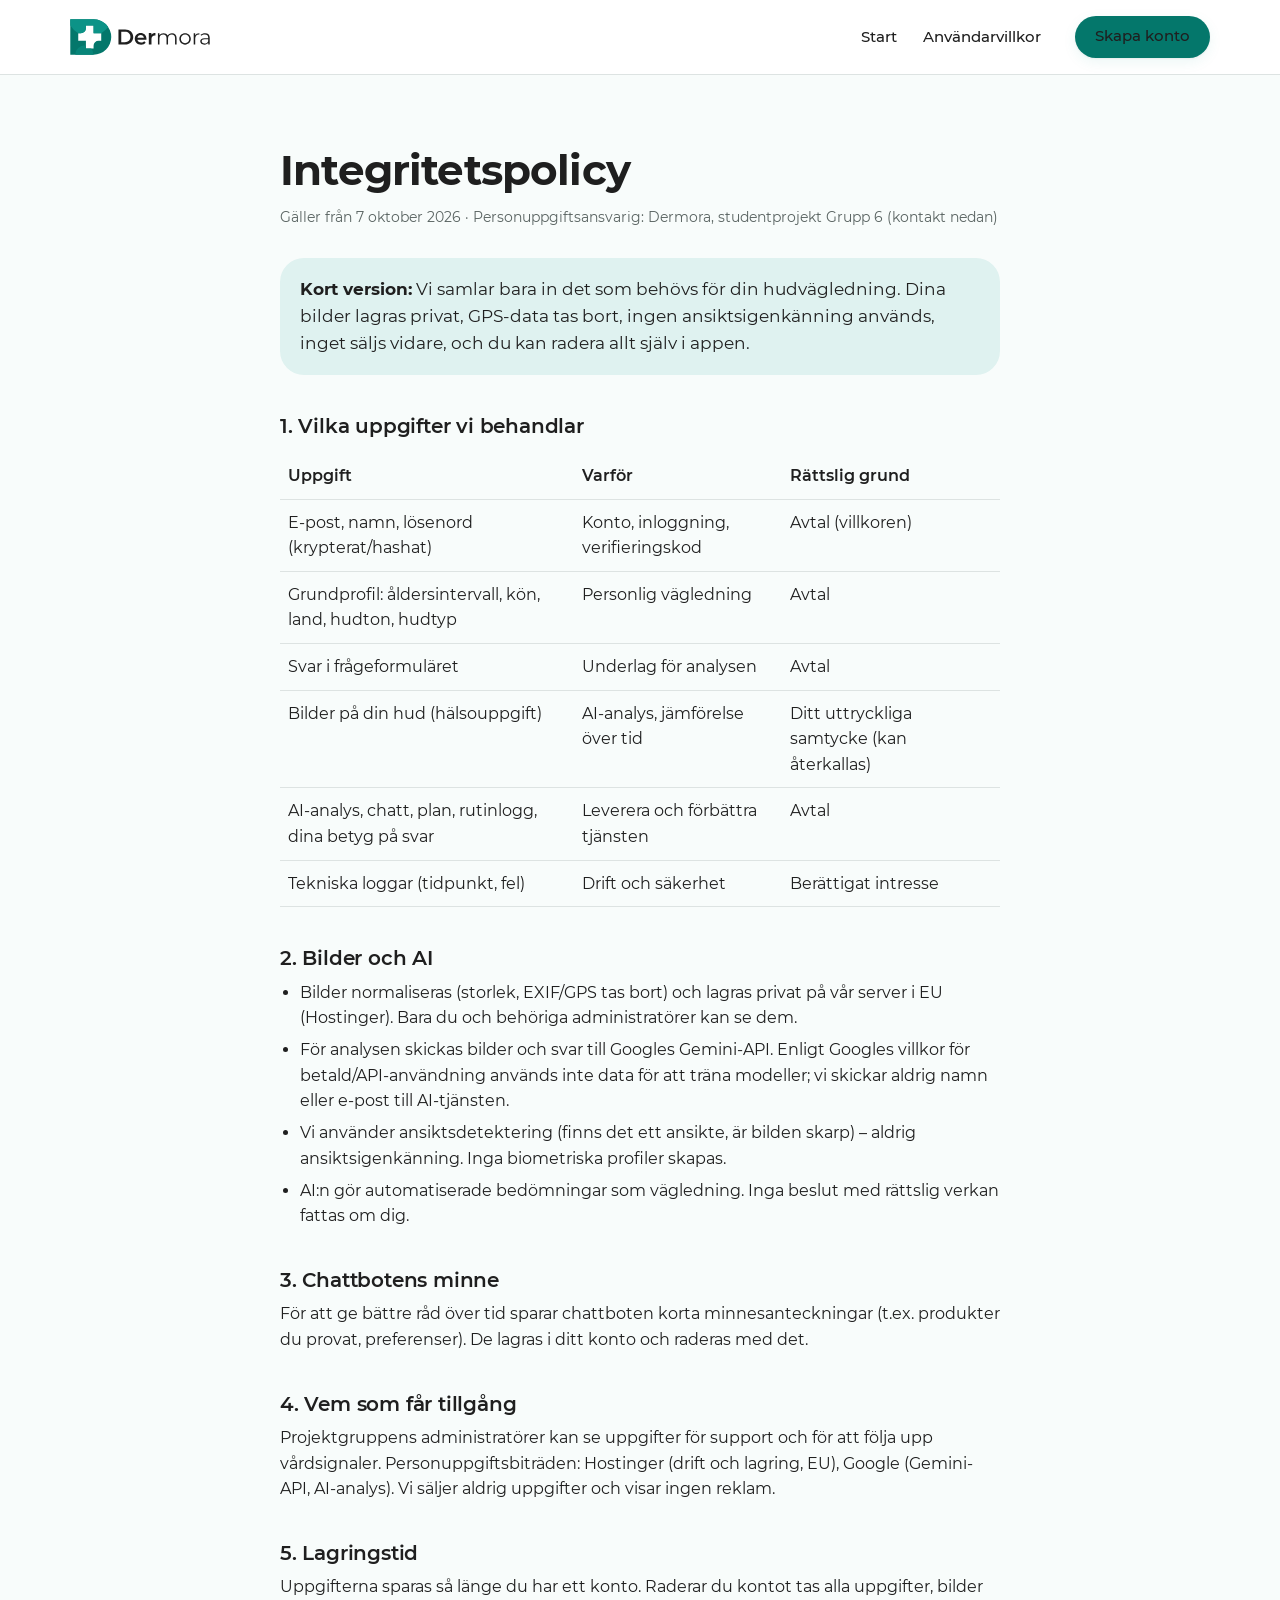
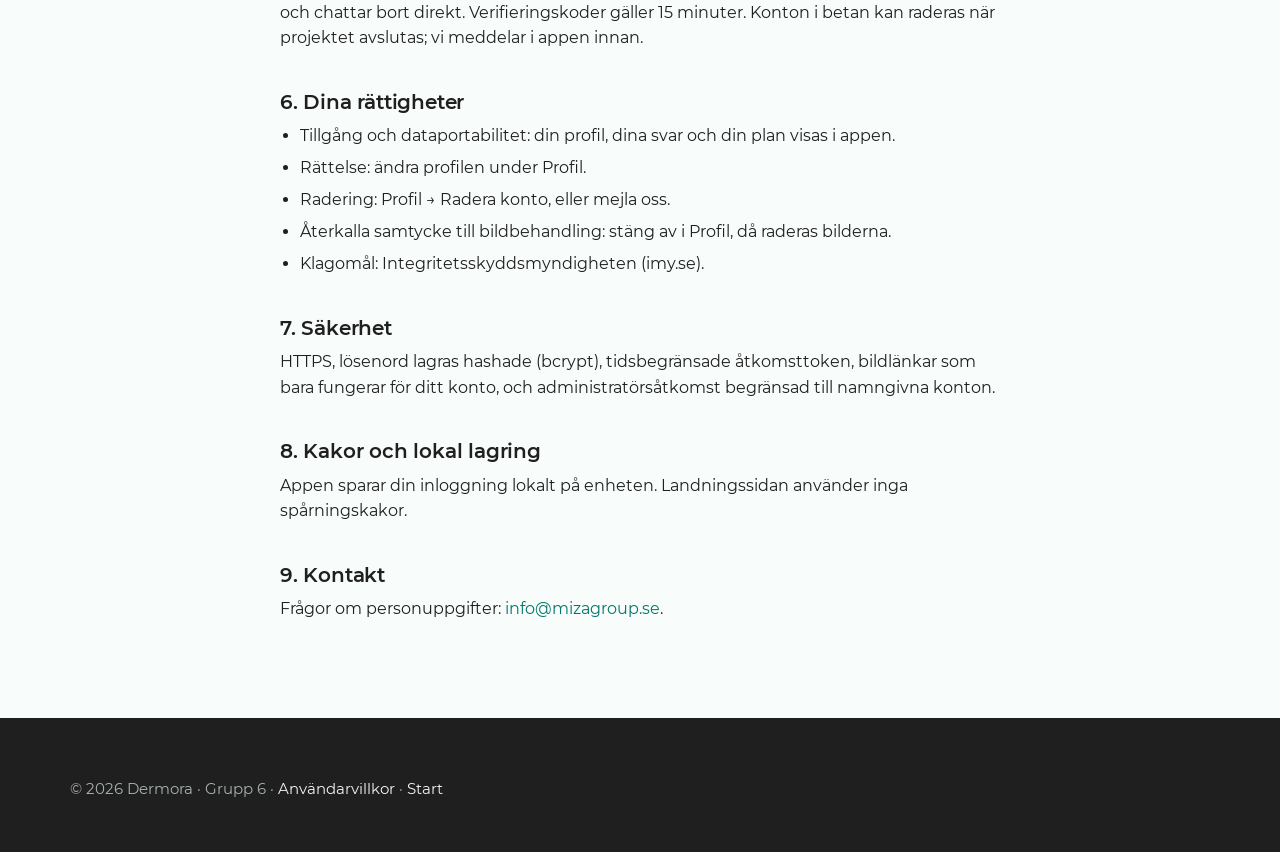
<file: public/integritet.html>
<!DOCTYPE html>
<html lang="sv">
<head>
  <meta charset="utf-8">
  <meta name="viewport" content="width=device-width, initial-scale=1">
  <title>Integritetspolicy – Dermora</title>
  <meta name="description" content="Så behandlar Dermora dina personuppgifter och bilder (GDPR).">
  <meta name="theme-color" content="#0C9387">
  <link rel="icon" href="favicon.ico" sizes="any">
  <link rel="icon" href="favicon.svg" type="image/svg+xml">
  <link rel="stylesheet" href="css/landing.css">
  <style>
    .legal { max-width: 760px; margin: 0 auto; padding: clamp(40px, 6vw, 72px) var(--gutter) 80px; }
    .legal h1 { font-size: clamp(1.9rem, 4vw, 2.6rem); margin-bottom: .3em; }
    .legal h2 { font-size: 1.25rem; margin-top: 2em; }
    .legal p, .legal li, .legal td, .legal th { color: var(--ink); font-size: 1rem; }
    .legal ul { padding-left: 1.2em; list-style: disc; }
    .legal li { margin-bottom: .4em; }
    .legal .updated { color: var(--ink-muted); font-size: .9rem; margin-bottom: 2em; }
    .legal .box { background: var(--mint); border-radius: var(--r-lg); padding: 18px 20px; margin: 1.5em 0; }
    .legal table { width: 100%; border-collapse: collapse; margin: 1em 0; font-size: .95rem; }
    .legal th, .legal td { text-align: left; padding: 10px 8px; border-bottom: 1px solid var(--line); vertical-align: top; }
    .legal th { font-weight: 600; }
  </style>
</head>
<body>
  <header class="site-header">
    <div class="container header-inner">
      <a class="brand" href="./" aria-label="Dermora – till startsidan"><img src="assets/logo/logo-horizontal.svg" alt="Dermora" width="150" height="36"></a>
      <nav class="nav"><ul class="nav-menu" style="display:flex"><li><a href="./">Start</a></li><li><a href="villkor.html">Användarvillkor</a></li><li class="nav-auth"><a class="btn btn-primary btn-sm" href="app/?start=register">Skapa konto</a></li></ul></nav>
    </div>
  </header>
  <main class="legal">
    <h1>Integritetspolicy</h1>
    <p class="updated">Gäller från 7 oktober 2026 · Personuppgiftsansvarig: Dermora, studentprojekt Grupp 6 (kontakt nedan)</p>

    <div class="box"><strong>Kort version:</strong> Vi samlar bara in det som behövs för din hudvägledning. Dina bilder lagras privat, GPS-data tas bort, ingen ansiktsigenkänning används, inget säljs vidare, och du kan radera allt själv i appen.</div>

    <h2>1. Vilka uppgifter vi behandlar</h2>
    <table>
      <tr><th>Uppgift</th><th>Varför</th><th>Rättslig grund</th></tr>
      <tr><td>E-post, namn, lösenord (krypterat/hashat)</td><td>Konto, inloggning, verifieringskod</td><td>Avtal (villkoren)</td></tr>
      <tr><td>Grundprofil: åldersintervall, kön, land, hudton, hudtyp</td><td>Personlig vägledning</td><td>Avtal</td></tr>
      <tr><td>Svar i frågeformuläret</td><td>Underlag för analysen</td><td>Avtal</td></tr>
      <tr><td>Bilder på din hud (hälsouppgift)</td><td>AI-analys, jämförelse över tid</td><td>Ditt uttryckliga samtycke (kan återkallas)</td></tr>
      <tr><td>AI-analys, chatt, plan, rutinlogg, dina betyg på svar</td><td>Leverera och förbättra tjänsten</td><td>Avtal</td></tr>
      <tr><td>Tekniska loggar (tidpunkt, fel)</td><td>Drift och säkerhet</td><td>Berättigat intresse</td></tr>
    </table>

    <h2>2. Bilder och AI</h2>
    <ul>
      <li>Bilder normaliseras (storlek, EXIF/GPS tas bort) och lagras privat på vår server i EU (Hostinger). Bara du och behöriga administratörer kan se dem.</li>
      <li>För analysen skickas bilder och svar till Googles Gemini-API. Enligt Googles villkor för betald/API-användning används inte data för att träna modeller; vi skickar aldrig namn eller e-post till AI-tjänsten.</li>
      <li>Vi använder ansiktsdetektering (finns det ett ansikte, är bilden skarp) – aldrig ansiktsigenkänning. Inga biometriska profiler skapas.</li>
      <li>AI:n gör automatiserade bedömningar som vägledning. Inga beslut med rättslig verkan fattas om dig.</li>
    </ul>

    <h2>3. Chattbotens minne</h2>
    <p>För att ge bättre råd över tid sparar chattboten korta minnesanteckningar (t.ex. produkter du provat, preferenser). De lagras i ditt konto och raderas med det.</p>

    <h2>4. Vem som får tillgång</h2>
    <p>Projektgruppens administratörer kan se uppgifter för support och för att följa upp vårdsignaler. Personuppgiftsbiträden: Hostinger (drift och lagring, EU), Google (Gemini-API, AI-analys). Vi säljer aldrig uppgifter och visar ingen reklam.</p>

    <h2>5. Lagringstid</h2>
    <p>Uppgifterna sparas så länge du har ett konto. Raderar du kontot tas alla uppgifter, bilder och chattar bort direkt. Verifieringskoder gäller 15 minuter. Konton i betan kan raderas när projektet avslutas; vi meddelar i appen innan.</p>

    <h2>6. Dina rättigheter</h2>
    <ul>
      <li>Tillgång och dataportabilitet: din profil, dina svar och din plan visas i appen.</li>
      <li>Rättelse: ändra profilen under Profil.</li>
      <li>Radering: Profil → Radera konto, eller mejla oss.</li>
      <li>Återkalla samtycke till bildbehandling: stäng av i Profil, då raderas bilderna.</li>
      <li>Klagomål: Integritetsskyddsmyndigheten (imy.se).</li>
    </ul>

    <h2>7. Säkerhet</h2>
    <p>HTTPS, lösenord lagras hashade (bcrypt), tidsbegränsade åtkomsttoken, bildlänkar som bara fungerar för ditt konto, och administratörsåtkomst begränsad till namngivna konton.</p>

    <h2>8. Kakor och lokal lagring</h2>
    <p>Appen sparar din inloggning lokalt på enheten. Landningssidan använder inga spårningskakor.</p>

    <h2>9. Kontakt</h2>
    <p>Frågor om personuppgifter: <a href="mailto:info@mizagroup.se">info@mizagroup.se</a>.</p>
  </main>
  <footer class="site-footer"><div class="container"><p class="footer-note">© 2026 Dermora · Grupp 6 · <a href="villkor.html">Användarvillkor</a> · <a href="./">Start</a></p></div></footer>
</body>
</html>
</file>
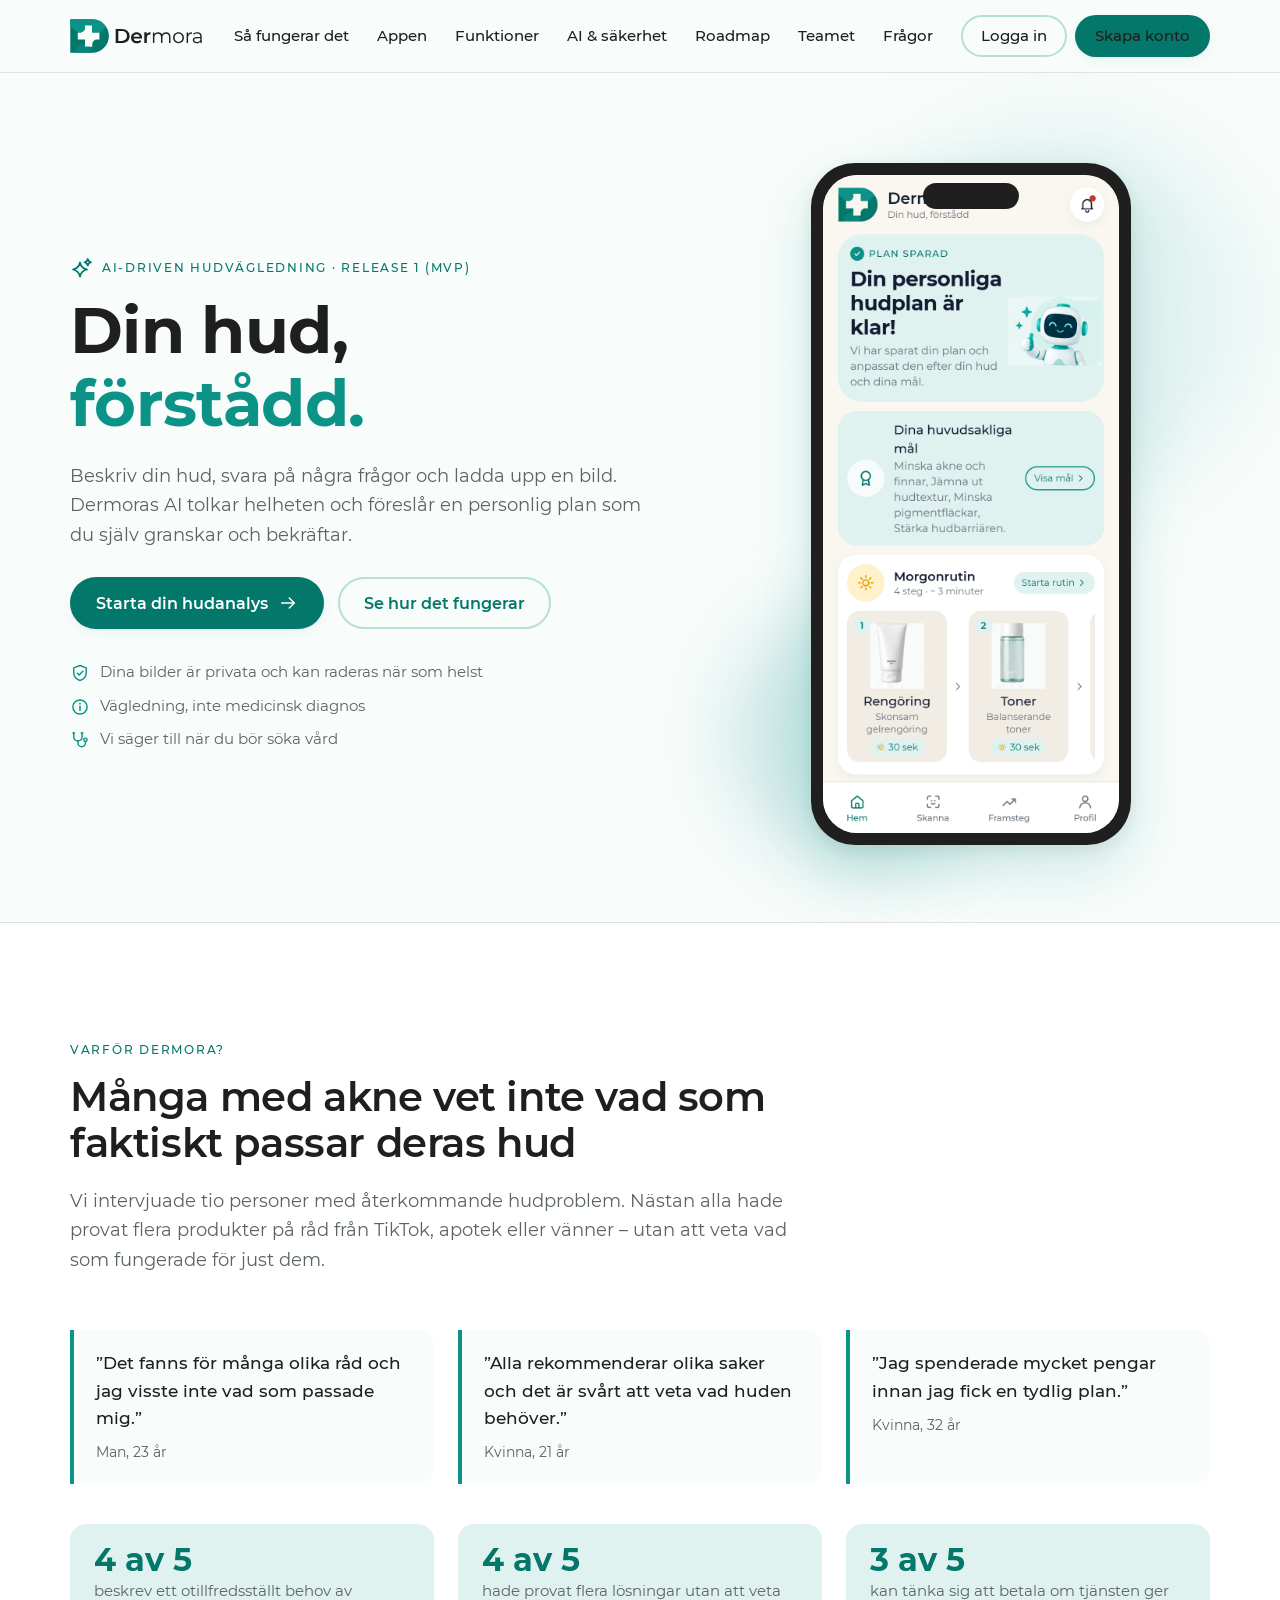
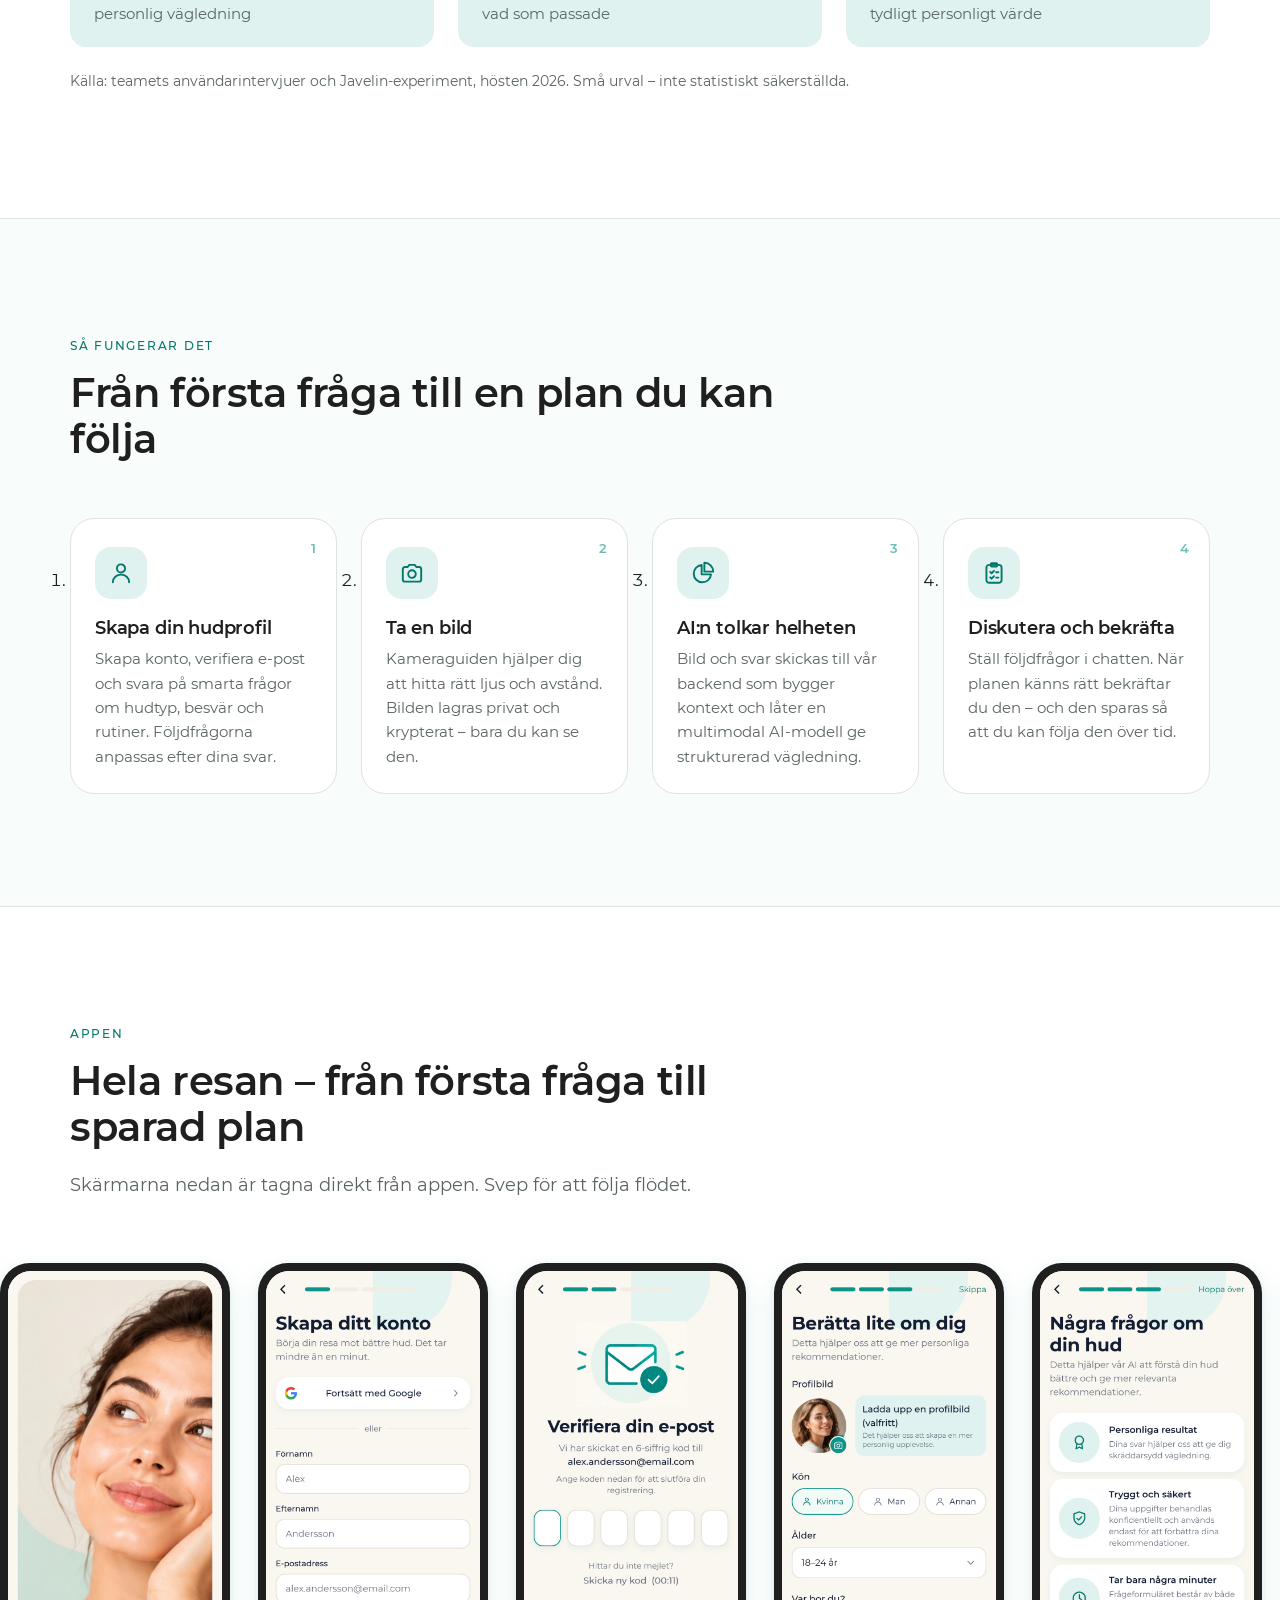
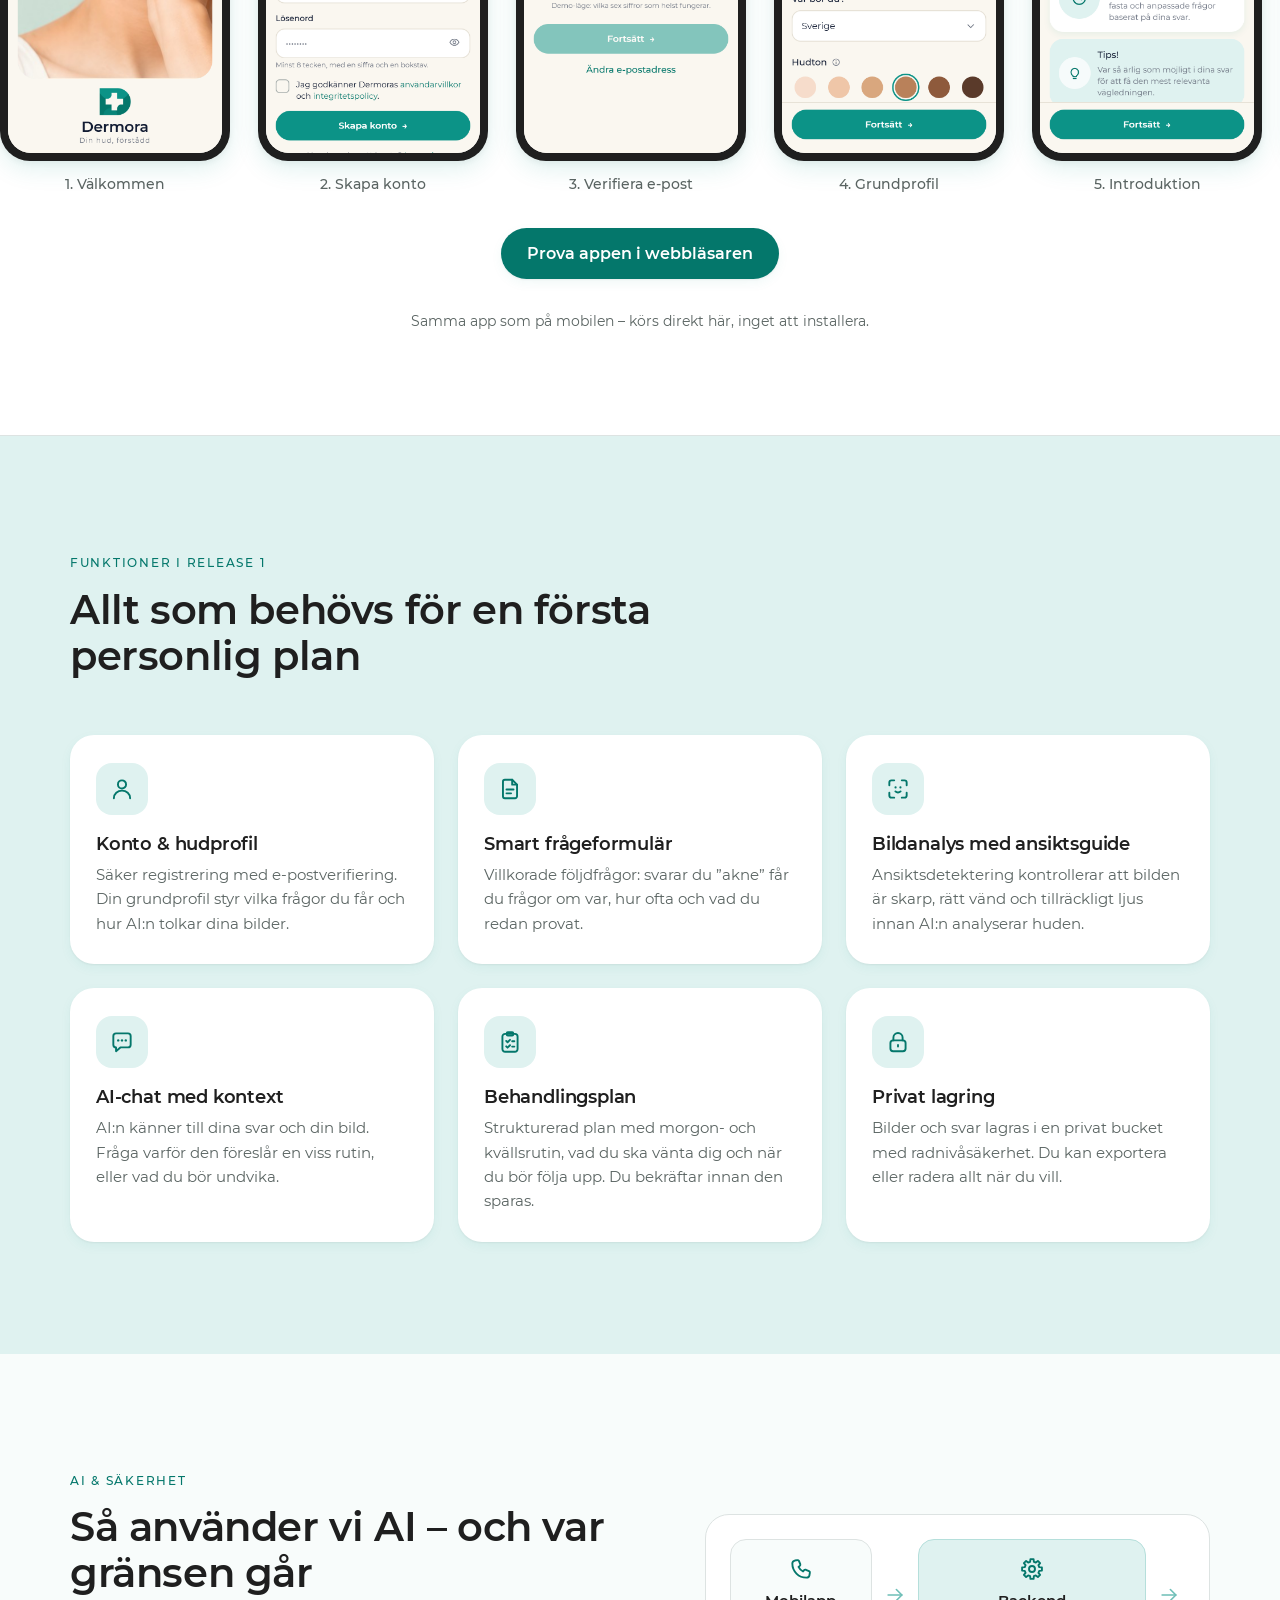
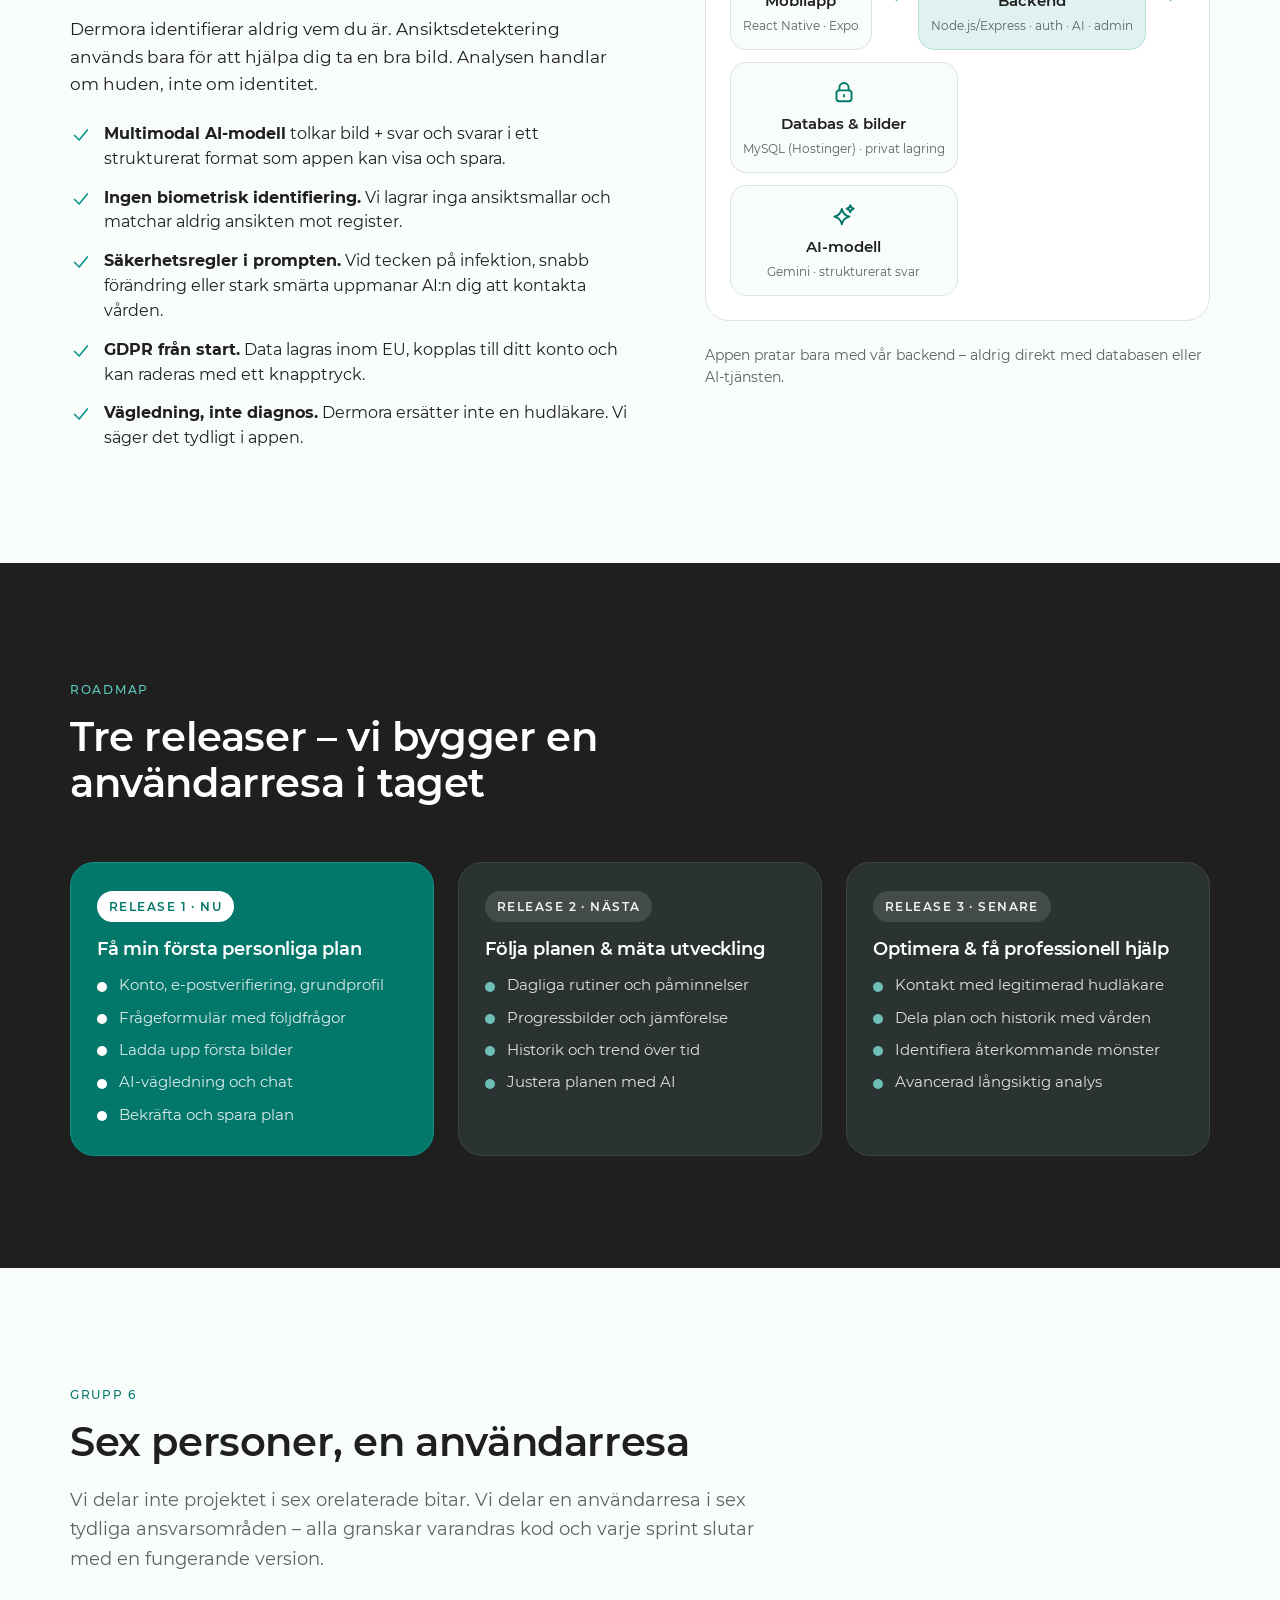
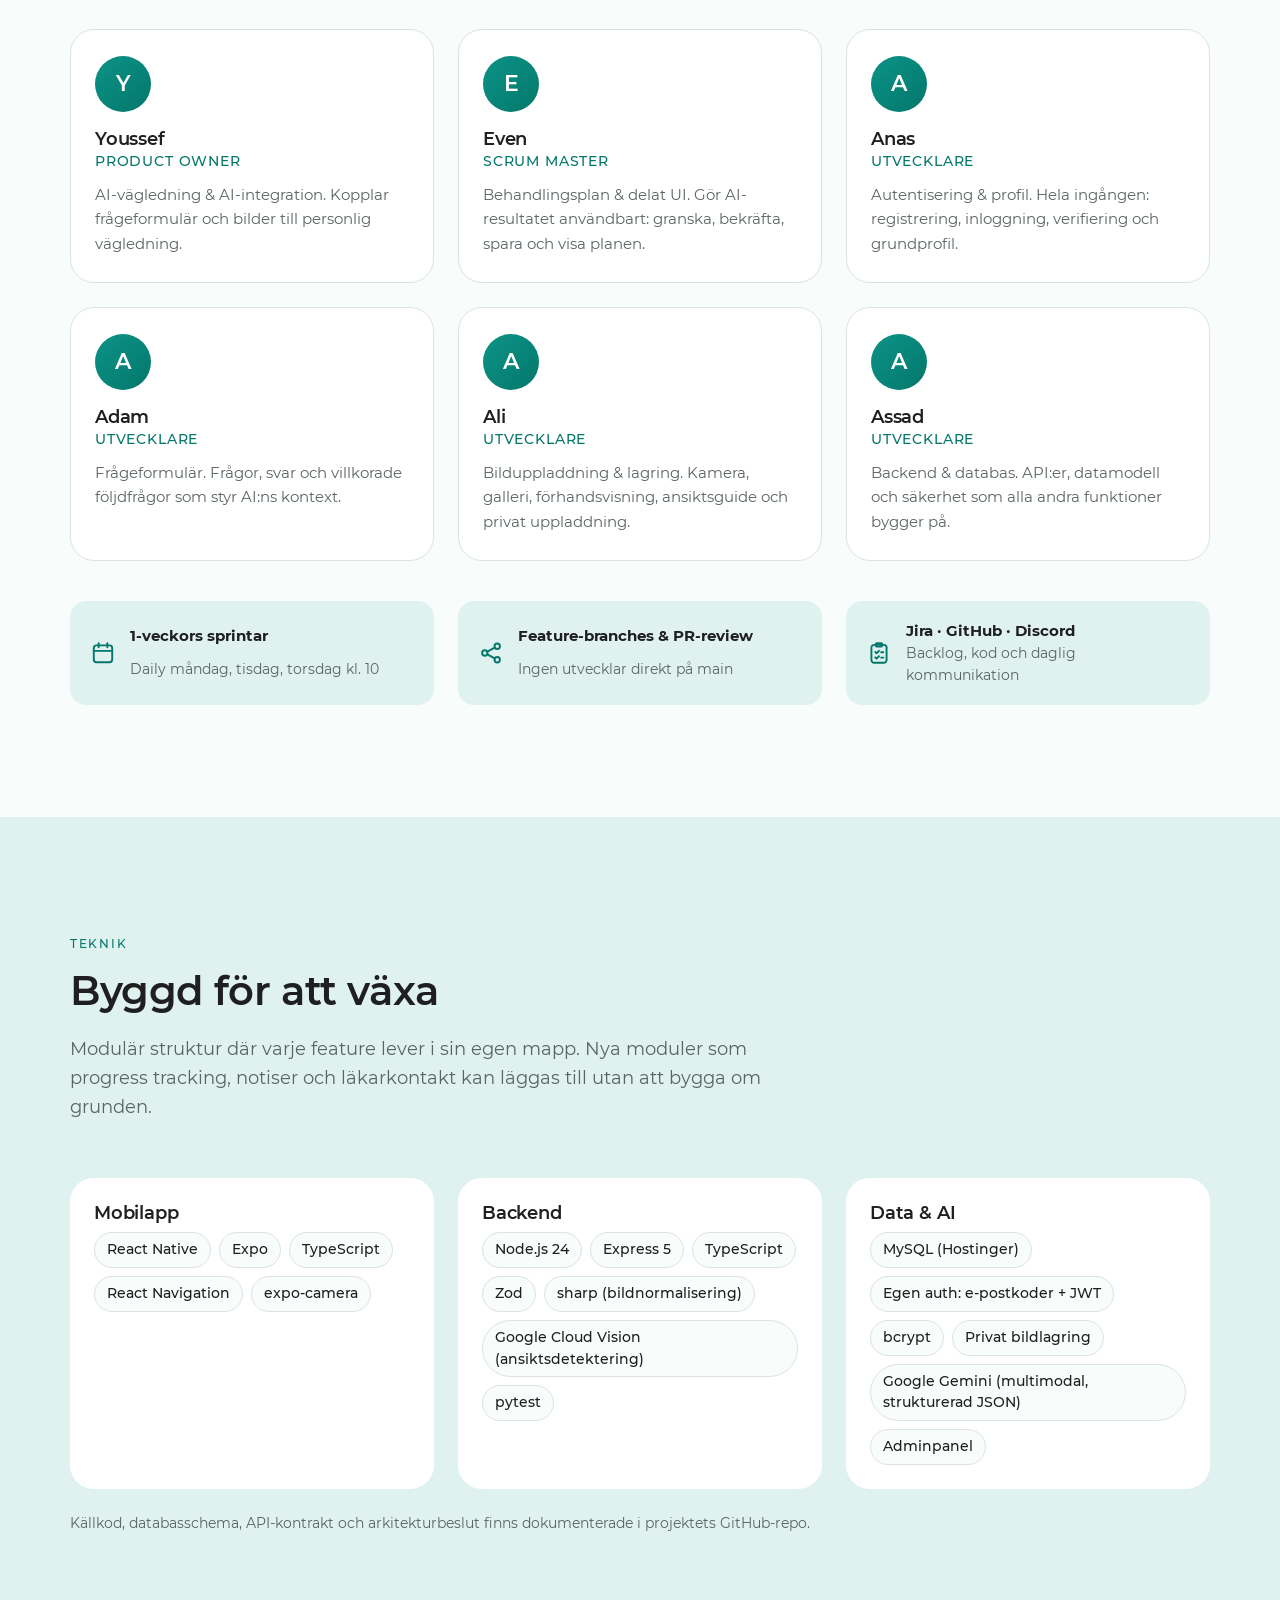
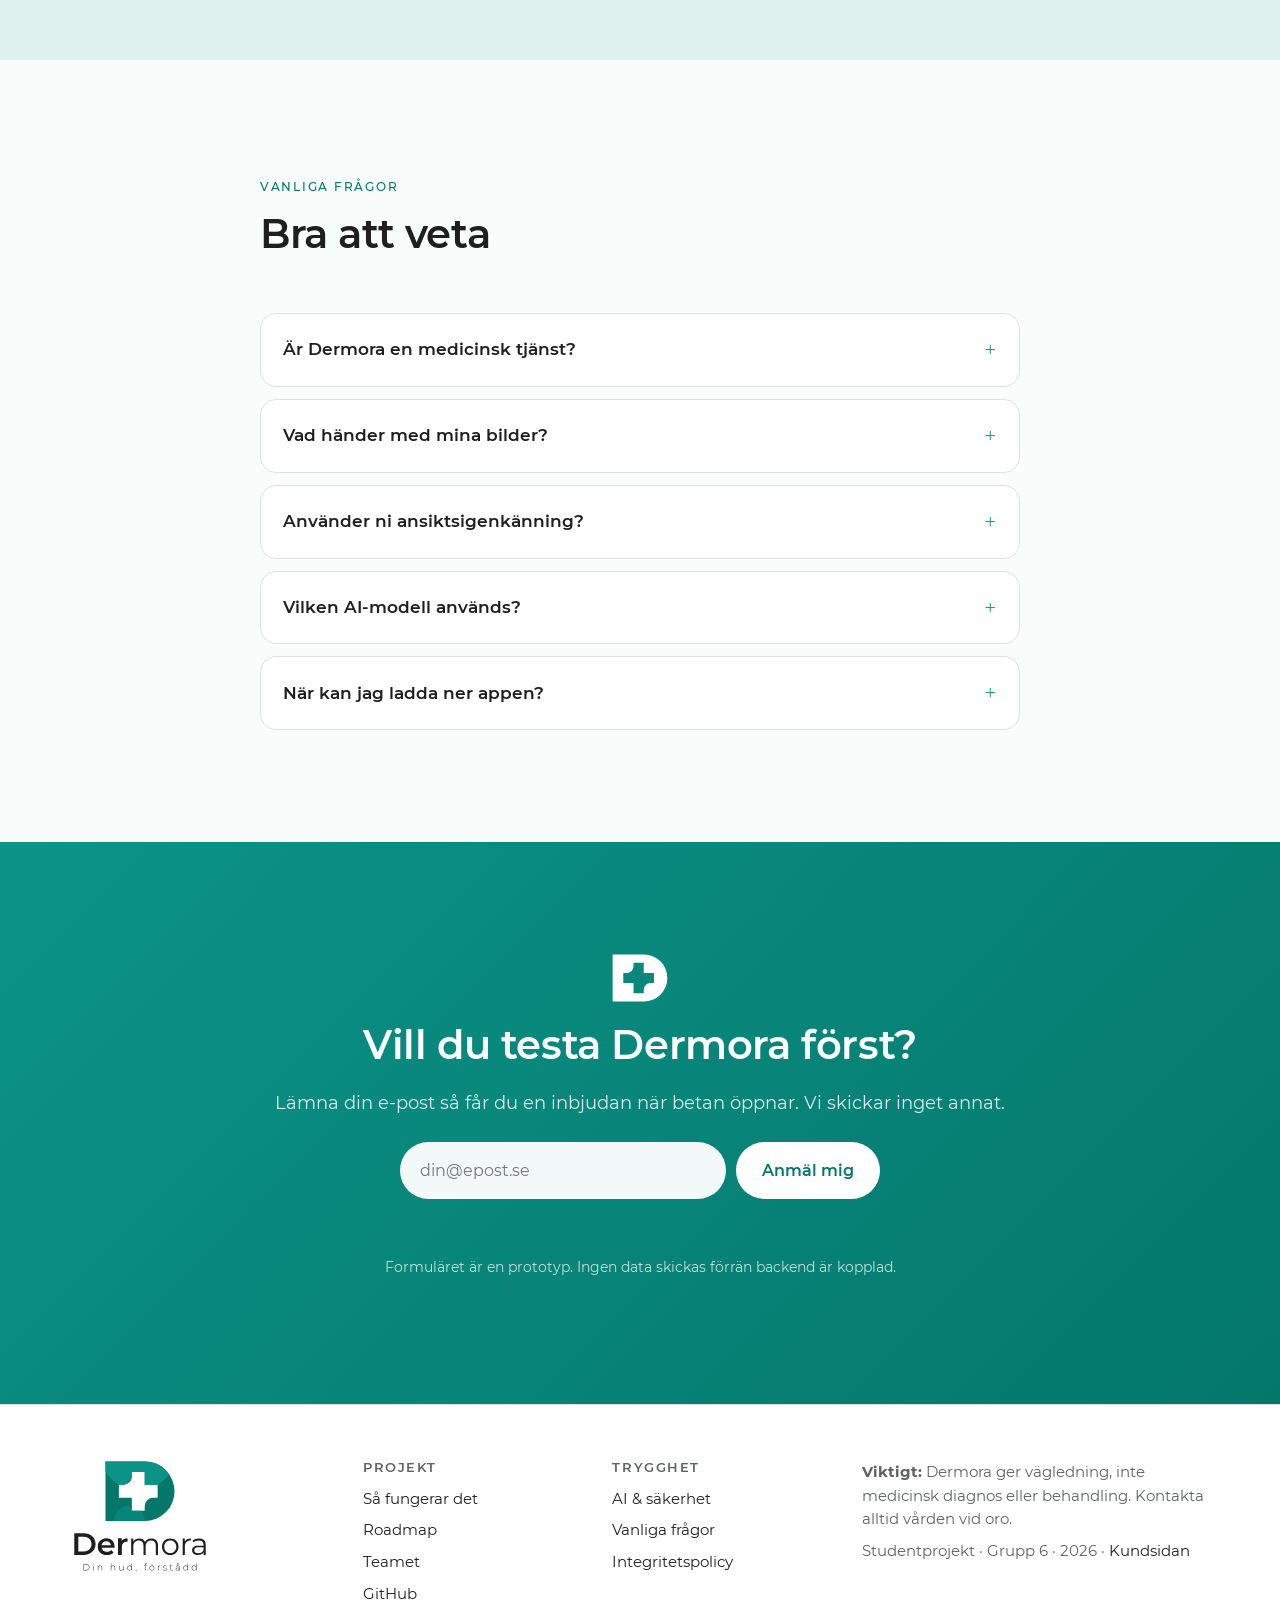
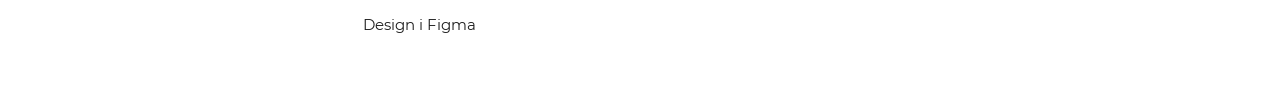
<file: public/presentation.html>
<!DOCTYPE html>
<html lang="sv">
<head>
  <meta charset="utf-8">
  <meta name="viewport" content="width=device-width, initial-scale=1">
  <title>Dermora – Projektpresentation (Grupp 6)</title>
  <meta name="description" content="Projektpresentation av Dermora – personlig hudvägledning med AI. Grupp 6: team, arkitektur, roadmap och arbetssätt."><meta name="robots" content="noindex">
  <meta name="theme-color" content="#0C9387">
  <meta property="og:title" content="Dermora – Din hud, förstådd.">
  <meta property="og:description" content="Personlig hudvägledning med AI. Beskriv din hud, ladda upp en bild och få en plan du kan följa.">
  <meta property="og:type" content="website">
  <meta property="og:image" content="android-chrome-512x512.png">
  <link rel="icon" href="favicon.ico" sizes="any">
  <link rel="icon" href="favicon.svg" type="image/svg+xml">
  <link rel="apple-touch-icon" href="apple-touch-icon.png">
  <link rel="preload" href="assets/fonts/Montserrat-SemiBold.woff2" as="font" type="font/woff2" crossorigin>
  <link rel="preload" href="assets/fonts/Montserrat-Regular.woff2" as="font" type="font/woff2" crossorigin>
  <link rel="stylesheet" href="css/styles.css">
</head>
<body>
  <a class="skip-link" href="#main">Hoppa till innehåll</a>

  <!-- ============ HEADER ============ -->
  <header class="site-header" id="top">
    <div class="container header-inner">
      <a class="brand" href="#top" aria-label="Dermora – till startsidan">
        <img src="assets/logo/logo-horizontal.svg" alt="Dermora" width="150" height="36">
      </a>
      <nav class="nav" aria-label="Huvudmeny">
        <button class="nav-toggle" aria-expanded="false" aria-controls="nav-menu" aria-label="Öppna meny">
          <svg class="icon" aria-hidden="true" focusable="false" xmlns="http://www.w3.org/2000/svg" width="24" height="24" viewBox="0 0 24 24" fill="none" stroke="currentColor" stroke-width="1.75" stroke-linecap="round" stroke-linejoin="round"><path d="M4 7L20 7"/><path d="M4 12L20 12"/><path d="M4 17L20 17"/></svg>

        </button>
        <ul class="nav-menu" id="nav-menu">
          <li><a href="#how">Så fungerar det</a></li>
          <li><a href="#app">Appen</a></li>
          <li><a href="#features">Funktioner</a></li>
          <li><a href="#safety">AI &amp; säkerhet</a></li>
          <li><a href="#roadmap">Roadmap</a></li>
          <li><a href="#team">Teamet</a></li>
          <li><a href="#faq">Frågor</a></li>
          <li class="nav-cta nav-auth"><a class="btn btn-ghost btn-sm" href="app/?start=login">Logga in</a><a class="btn btn-primary btn-sm" href="app/?start=register">Skapa konto</a></li>
        </ul>
      </nav>
    </div>
  </header>

  <main id="main">

    <!-- ============ HERO ============ -->
    <section class="hero" aria-labelledby="hero-title">
      <div class="container hero-grid">
        <div class="hero-copy">
          <span class="eyebrow"><svg class="icon" aria-hidden="true" focusable="false" xmlns="http://www.w3.org/2000/svg" width="24" height="24" viewBox="0 0 24 24" fill="none" stroke="currentColor" stroke-width="1.75" stroke-linecap="round" stroke-linejoin="round"><path d="M10 6.5Q11.26 12.24 17 13.5Q11.26 14.76 10 20.5Q8.74 14.76 3 13.5Q8.74 12.24 10 6.5Z"/><path d="M17.75 3Q18.335 5.665 21 6.25Q18.335 6.835 17.75 9.5Q17.165 6.835 14.5 6.25Q17.165 5.665 17.75 3Z"/></svg>
 AI-driven hudvägledning · Release 1 (MVP)</span>
          <h1 id="hero-title">Din hud,<br><span class="accent">förstådd.</span></h1>
          <p class="lead">Beskriv din hud, svara på några frågor och ladda upp en bild. Dermoras AI tolkar helheten och föreslår en personlig plan som du själv granskar och bekräftar.</p>
          <div class="hero-actions">
            <a class="btn btn-primary" href="app/?start=register">Starta din hudanalys <svg class="icon" aria-hidden="true" focusable="false" xmlns="http://www.w3.org/2000/svg" width="24" height="24" viewBox="0 0 24 24" fill="none" stroke="currentColor" stroke-width="1.75" stroke-linecap="round" stroke-linejoin="round"><path d="M4.5 12L19.5 12"/><path d="M13.5 6L19.5 12L13.5 18"/></svg>
</a>
            <a class="btn btn-ghost" href="#how">Se hur det fungerar</a>
          </div>
          <ul class="hero-trust" aria-label="Viktigt att veta">
            <li><svg class="icon" aria-hidden="true" focusable="false" xmlns="http://www.w3.org/2000/svg" width="24" height="24" viewBox="0 0 24 24" fill="none" stroke="currentColor" stroke-width="1.75" stroke-linecap="round" stroke-linejoin="round"><path d="M12 3L19.5 5.8V11.3C19.5 15.8 16.4 19.4 12 21C7.6 19.4 4.5 15.8 4.5 11.3V5.8Z"/><path d="M8.8 12.2L11 14.4L15.4 9.8"/></svg>
 Dina bilder är privata och kan raderas när som helst</li>
            <li><svg class="icon" aria-hidden="true" focusable="false" xmlns="http://www.w3.org/2000/svg" width="24" height="24" viewBox="0 0 24 24" fill="none" stroke="currentColor" stroke-width="1.75" stroke-linecap="round" stroke-linejoin="round"><path d="M3.5 12A8.5 8.5 0 1 0 20.5 12A8.5 8.5 0 1 0 3.5 12Z"/><path d="M10.9 8A1.1 1.1 0 1 0 13.1 8A1.1 1.1 0 1 0 10.9 8Z" fill="currentColor" stroke="none"/><path d="M12 11L12 16.25"/></svg>
 Vägledning, inte medicinsk diagnos</li>
            <li><svg class="icon" aria-hidden="true" focusable="false" xmlns="http://www.w3.org/2000/svg" width="24" height="24" viewBox="0 0 24 24" fill="none" stroke="currentColor" stroke-width="1.75" stroke-linecap="round" stroke-linejoin="round"><path d="M4.5 3.5V8A5 5 0 0 0 14.5 8V3.5"/><path d="M9.5 13V15.5A4.5 4.5 0 0 0 18.5 15.5V13.75"/><path d="M16.5 11.75A2 2 0 1 0 20.5 11.75A2 2 0 1 0 16.5 11.75Z"/><path d="M3.5 3.5L5.5 3.5"/><path d="M13.5 3.5L15.5 3.5"/></svg>
 Vi säger till när du bör söka vård</li>
          </ul>
        </div>

        <div class="hero-visual" aria-hidden="true">
          <div class="phone">
            <div class="phone-notch"></div>
            <div class="phone-screen phone-screen-img"><img src="assets/screens/16-hem.png" alt="" width="390" height="844"></div>
          </div>
          <div class="hero-blob hero-blob-1"></div>
          <div class="hero-blob hero-blob-2"></div>
        </div>
      </div>
    </section>

    <!-- ============ PROBLEM ============ -->
    <section class="section section-problem" aria-labelledby="problem-title">
      <div class="container">
        <div class="section-head">
          <span class="eyebrow">Varför Dermora?</span>
          <h2 id="problem-title">Många med akne vet inte vad som faktiskt passar deras hud</h2>
          <p class="lead">Vi intervjuade tio personer med återkommande hudproblem. Nästan alla hade provat flera produkter på råd från TikTok, apotek eller vänner – utan att veta vad som fungerade för just dem.</p>
        </div>
        <div class="grid-3">
          <blockquote class="quote">
            <p>”Det fanns för många olika råd och jag visste inte vad som passade mig.”</p>
            <footer>Man, 23 år</footer>
          </blockquote>
          <blockquote class="quote">
            <p>”Alla rekommenderar olika saker och det är svårt att veta vad huden behöver.”</p>
            <footer>Kvinna, 21 år</footer>
          </blockquote>
          <blockquote class="quote">
            <p>”Jag spenderade mycket pengar innan jag fick en tydlig plan.”</p>
            <footer>Kvinna, 32 år</footer>
          </blockquote>
        </div>
        <div class="stats">
          <div class="stat"><strong>4 av 5</strong><span>beskrev ett otillfredsställt behov av personlig vägledning</span></div>
          <div class="stat"><strong>4 av 5</strong><span>hade provat flera lösningar utan att veta vad som passade</span></div>
          <div class="stat"><strong>3 av 5</strong><span>kan tänka sig att betala om tjänsten ger tydligt personligt värde</span></div>
        </div>
        <p class="footnote">Källa: teamets användarintervjuer och Javelin-experiment, hösten 2026. Små urval – inte statistiskt säkerställda.</p>
      </div>
    </section>

    <!-- ============ HOW IT WORKS ============ -->
    <section class="section" id="how" aria-labelledby="how-title">
      <div class="container">
        <div class="section-head">
          <span class="eyebrow">Så fungerar det</span>
          <h2 id="how-title">Från första fråga till en plan du kan följa</h2>
        </div>
        <ol class="steps">
          <li class="step">
            <span class="step-num">1</span>
            <div class="step-icon"><svg class="icon" aria-hidden="true" focusable="false" xmlns="http://www.w3.org/2000/svg" width="24" height="24" viewBox="0 0 24 24" fill="none" stroke="currentColor" stroke-width="1.75" stroke-linecap="round" stroke-linejoin="round"><path d="M8.25 7.75A3.75 3.75 0 1 0 15.75 7.75A3.75 3.75 0 1 0 8.25 7.75Z"/><path d="M4.5 20.5C4.5 16.4 7.9 13.5 12 13.5C16.1 13.5 19.5 16.4 19.5 20.5"/></svg>
</div>
            <h3>Skapa din hudprofil</h3>
            <p>Skapa konto, verifiera e-post och svara på smarta frågor om hudtyp, besvär och rutiner. Följdfrågorna anpassas efter dina svar.</p>
          </li>
          <li class="step">
            <span class="step-num">2</span>
            <div class="step-icon"><svg class="icon" aria-hidden="true" focusable="false" xmlns="http://www.w3.org/2000/svg" width="24" height="24" viewBox="0 0 24 24" fill="none" stroke="currentColor" stroke-width="1.75" stroke-linecap="round" stroke-linejoin="round"><path d="M3.5 8.5A2 2 0 0 1 5.5 6.5H8L9.5 4.5H14.5L16 6.5H18.5A2 2 0 0 1 20.5 8.5V18A2 2 0 0 1 18.5 20H5.5A2 2 0 0 1 3.5 18Z"/><path d="M8.5 13A3.5 3.5 0 1 0 15.5 13A3.5 3.5 0 1 0 8.5 13Z"/></svg>
</div>
            <h3>Ta en bild</h3>
            <p>Kameraguiden hjälper dig att hitta rätt ljus och avstånd. Bilden lagras privat och krypterat – bara du kan se den.</p>
          </li>
          <li class="step">
            <span class="step-num">3</span>
            <div class="step-icon"><svg class="icon" aria-hidden="true" focusable="false" xmlns="http://www.w3.org/2000/svg" width="24" height="24" viewBox="0 0 24 24" fill="none" stroke="currentColor" stroke-width="1.75" stroke-linecap="round" stroke-linejoin="round"><path d="M10.75 4.6A8 8 0 1 0 19.4 13.25H10.75Z"/><path d="M13.25 2.6A8 8 0 0 1 21.4 10.75H13.25Z"/></svg>
</div>
            <h3>AI:n tolkar helheten</h3>
            <p>Bild och svar skickas till vår backend som bygger kontext och låter en multimodal AI-modell ge strukturerad vägledning.</p>
          </li>
          <li class="step">
            <span class="step-num">4</span>
            <div class="step-icon"><svg class="icon" aria-hidden="true" focusable="false" xmlns="http://www.w3.org/2000/svg" width="24" height="24" viewBox="0 0 24 24" fill="none" stroke="currentColor" stroke-width="1.75" stroke-linecap="round" stroke-linejoin="round"><path d="M7.5 4.5H16.5A2.5 2.5 0 0 1 19 7V18.5A2.5 2.5 0 0 1 16.5 21H7.5A2.5 2.5 0 0 1 5 18.5V7A2.5 2.5 0 0 1 7.5 4.5Z"/><path d="M10 3H14A1 1 0 0 1 15 4V5A1 1 0 0 1 14 6H10A1 1 0 0 1 9 5V4A1 1 0 0 1 10 3Z"/><path d="M8.5 11L9.75 12.25L12 10"/><path d="M14 11.25L16 11.25"/><path d="M8.5 16L9.75 17.25L12 15"/><path d="M14 16.25L16 16.25"/></svg>
</div>
            <h3>Diskutera och bekräfta</h3>
            <p>Ställ följdfrågor i chatten. När planen känns rätt bekräftar du den – och den sparas så att du kan följa den över tid.</p>
          </li>
        </ol>
      </div>
    </section>


    <!-- ============ APP SCREENS ============ -->
    <section class="section section-screens" id="app" aria-labelledby="app-title">
      <div class="container">
        <div class="section-head">
          <span class="eyebrow">Appen</span>
          <h2 id="app-title">Hela resan – från första fråga till sparad plan</h2>
          <p class="lead">Skärmarna nedan är tagna direkt från appen. Svep för att följa flödet.</p>
        </div>
      </div>
      <div class="screens" tabindex="0" aria-label="Skärmar från appen, horisontell lista">
        <figure class="screen"><div class="screen-frame"><img src="assets/screens/01-valkomst.png" alt="Välkomstskärm" loading="lazy" width="390" height="844"></div><figcaption>1. Välkommen</figcaption></figure>
        <figure class="screen"><div class="screen-frame"><img src="assets/screens/02-skapa-konto.png" alt="Skapa konto" loading="lazy" width="390" height="844"></div><figcaption>2. Skapa konto</figcaption></figure>
        <figure class="screen"><div class="screen-frame"><img src="assets/screens/03-verifiera.png" alt="Verifiera e-post" loading="lazy" width="390" height="844"></div><figcaption>3. Verifiera e-post</figcaption></figure>
        <figure class="screen"><div class="screen-frame"><img src="assets/screens/04-grundprofil.png" alt="Grundprofil" loading="lazy" width="390" height="844"></div><figcaption>4. Grundprofil</figcaption></figure>
        <figure class="screen"><div class="screen-frame"><img src="assets/screens/05-intro.png" alt="Frågeformulär – introduktion" loading="lazy" width="390" height="844"></div><figcaption>5. Introduktion</figcaption></figure>
        <figure class="screen"><div class="screen-frame"><img src="assets/screens/06-hudtyp.png" alt="Hudtyp" loading="lazy" width="390" height="844"></div><figcaption>6. Hudtyp</figcaption></figure>
        <figure class="screen"><div class="screen-frame"><img src="assets/screens/07-hudproblem.png" alt="Hudproblem" loading="lazy" width="390" height="844"></div><figcaption>7. Hudproblem</figcaption></figure>
        <figure class="screen"><div class="screen-frame"><img src="assets/screens/08-foljdfragor.png" alt="Villkorliga följdfrågor" loading="lazy" width="390" height="844"></div><figcaption>8. Följdfrågor</figcaption></figure>
        <figure class="screen"><div class="screen-frame"><img src="assets/screens/09-bilder.png" alt="Bilduppladdning" loading="lazy" width="390" height="844"></div><figcaption>9. Bilder</figcaption></figure>
        <figure class="screen"><div class="screen-frame"><img src="assets/screens/10-granska-bilder.png" alt="Granska bilder" loading="lazy" width="390" height="844"></div><figcaption>10. Granska bilder</figcaption></figure>
        <figure class="screen"><div class="screen-frame"><img src="assets/screens/11-analys.png" alt="AI-analys" loading="lazy" width="390" height="844"></div><figcaption>11. AI-analys</figcaption></figure>
        <figure class="screen"><div class="screen-frame"><img src="assets/screens/12-chat.png" alt="AI-vägledning i chatten" loading="lazy" width="390" height="844"></div><figcaption>12. AI-chat</figcaption></figure>
        <figure class="screen"><div class="screen-frame"><img src="assets/screens/13-plan.png" alt="AI-föreslagen plan" loading="lazy" width="390" height="844"></div><figcaption>13. Din plan</figcaption></figure>
        <figure class="screen"><div class="screen-frame"><img src="assets/screens/14-bekrafta.png" alt="Bekräfta plan" loading="lazy" width="390" height="844"></div><figcaption>14. Bekräfta</figcaption></figure>
        <figure class="screen"><div class="screen-frame"><img src="assets/screens/15-sparad.png" alt="Plan sparad" loading="lazy" width="390" height="844"></div><figcaption>15. Plan sparad</figcaption></figure>
        <figure class="screen"><div class="screen-frame"><img src="assets/screens/16-hem.png" alt="Hem" loading="lazy" width="390" height="844"></div><figcaption>16. Hem</figcaption></figure>
        <figure class="screen"><div class="screen-frame"><img src="assets/screens/17-skanna.png" alt="Skanna" loading="lazy" width="390" height="844"></div><figcaption>17. Skanna</figcaption></figure>
      </div>
      <div class="container center screens-cta"><a class="btn btn-primary" href="app/?start=register">Prova appen i webbläsaren</a><p class="footnote">Samma app som på mobilen – körs direkt här, inget att installera.</p></div>
    </section>

    <!-- ============ FEATURES ============ -->
    <section class="section section-mint" id="features" aria-labelledby="features-title">
      <div class="container">
        <div class="section-head">
          <span class="eyebrow">Funktioner i Release 1</span>
          <h2 id="features-title">Allt som behövs för en första personlig plan</h2>
        </div>
        <div class="grid-3 features">
          <article class="card">
            <div class="card-icon"><svg class="icon" aria-hidden="true" focusable="false" xmlns="http://www.w3.org/2000/svg" width="24" height="24" viewBox="0 0 24 24" fill="none" stroke="currentColor" stroke-width="1.75" stroke-linecap="round" stroke-linejoin="round"><path d="M8.25 7.75A3.75 3.75 0 1 0 15.75 7.75A3.75 3.75 0 1 0 8.25 7.75Z"/><path d="M4.5 20.5C4.5 16.4 7.9 13.5 12 13.5C16.1 13.5 19.5 16.4 19.5 20.5"/></svg>
</div>
            <h3>Konto &amp; hudprofil</h3>
            <p>Säker registrering med e-postverifiering. Din grundprofil styr vilka frågor du får och hur AI:n tolkar dina bilder.</p>
          </article>
          <article class="card">
            <div class="card-icon"><svg class="icon" aria-hidden="true" focusable="false" xmlns="http://www.w3.org/2000/svg" width="24" height="24" viewBox="0 0 24 24" fill="none" stroke="currentColor" stroke-width="1.75" stroke-linecap="round" stroke-linejoin="round"><path d="M14 3.5H7.25A1.75 1.75 0 0 0 5.5 5.25V18.75A1.75 1.75 0 0 0 7.25 20.5H16.75A1.75 1.75 0 0 0 18.5 18.75V8Z"/><path d="M14 3.5V8H18.5"/><path d="M8.75 12.5L15.25 12.5"/><path d="M8.75 16L13 16"/></svg>
</div>
            <h3>Smart frågeformulär</h3>
            <p>Villkorade följdfrågor: svarar du ”akne” får du frågor om var, hur ofta och vad du redan provat.</p>
          </article>
          <article class="card">
            <div class="card-icon"><svg class="icon" aria-hidden="true" focusable="false" xmlns="http://www.w3.org/2000/svg" width="24" height="24" viewBox="0 0 24 24" fill="none" stroke="currentColor" stroke-width="1.75" stroke-linecap="round" stroke-linejoin="round"><path d="M4 8.5V6A2 2 0 0 1 6 4H8.5"/><path d="M15.5 4H18A2 2 0 0 1 20 6V8.5"/><path d="M20 15.5V18A2 2 0 0 1 18 20H15.5"/><path d="M8.5 20H6A2 2 0 0 1 4 18V15.5"/><path d="M8.75 10.5A1 1 0 1 0 10.75 10.5A1 1 0 1 0 8.75 10.5Z" fill="currentColor" stroke="none"/><path d="M13.25 10.5A1 1 0 1 0 15.25 10.5A1 1 0 1 0 13.25 10.5Z" fill="currentColor" stroke="none"/><path d="M9.6 14.2C10.9 15.5 13.1 15.5 14.4 14.2"/></svg>
</div>
            <h3>Bildanalys med ansiktsguide</h3>
            <p>Ansiktsdetektering kontrollerar att bilden är skarp, rätt vänd och tillräckligt ljus innan AI:n analyserar huden.</p>
          </article>
          <article class="card">
            <div class="card-icon"><svg class="icon" aria-hidden="true" focusable="false" xmlns="http://www.w3.org/2000/svg" width="24" height="24" viewBox="0 0 24 24" fill="none" stroke="currentColor" stroke-width="1.75" stroke-linecap="round" stroke-linejoin="round"><path d="M4 6.5A2.5 2.5 0 0 1 6.5 4H17.5A2.5 2.5 0 0 1 20 6.5V14.5A2.5 2.5 0 0 1 17.5 17H10.5L6.5 20.5V17H6.5A2.5 2.5 0 0 1 4 14.5Z"/><path d="M7.4 10.5A1.1 1.1 0 1 0 9.6 10.5A1.1 1.1 0 1 0 7.4 10.5Z" fill="currentColor" stroke="none"/><path d="M10.9 10.5A1.1 1.1 0 1 0 13.1 10.5A1.1 1.1 0 1 0 10.9 10.5Z" fill="currentColor" stroke="none"/><path d="M14.4 10.5A1.1 1.1 0 1 0 16.6 10.5A1.1 1.1 0 1 0 14.4 10.5Z" fill="currentColor" stroke="none"/></svg>
</div>
            <h3>AI-chat med kontext</h3>
            <p>AI:n känner till dina svar och din bild. Fråga varför den föreslår en viss rutin, eller vad du bör undvika.</p>
          </article>
          <article class="card">
            <div class="card-icon"><svg class="icon" aria-hidden="true" focusable="false" xmlns="http://www.w3.org/2000/svg" width="24" height="24" viewBox="0 0 24 24" fill="none" stroke="currentColor" stroke-width="1.75" stroke-linecap="round" stroke-linejoin="round"><path d="M7.5 4.5H16.5A2.5 2.5 0 0 1 19 7V18.5A2.5 2.5 0 0 1 16.5 21H7.5A2.5 2.5 0 0 1 5 18.5V7A2.5 2.5 0 0 1 7.5 4.5Z"/><path d="M10 3H14A1 1 0 0 1 15 4V5A1 1 0 0 1 14 6H10A1 1 0 0 1 9 5V4A1 1 0 0 1 10 3Z"/><path d="M8.5 11L9.75 12.25L12 10"/><path d="M14 11.25L16 11.25"/><path d="M8.5 16L9.75 17.25L12 15"/><path d="M14 16.25L16 16.25"/></svg>
</div>
            <h3>Behandlingsplan</h3>
            <p>Strukturerad plan med morgon- och kvällsrutin, vad du ska vänta dig och när du bör följa upp. Du bekräftar innan den sparas.</p>
          </article>
          <article class="card">
            <div class="card-icon"><svg class="icon" aria-hidden="true" focusable="false" xmlns="http://www.w3.org/2000/svg" width="24" height="24" viewBox="0 0 24 24" fill="none" stroke="currentColor" stroke-width="1.75" stroke-linecap="round" stroke-linejoin="round"><path d="M7.75 10.5V8A4.25 4.25 0 0 1 16.25 8V10.5"/><path d="M7.5 10.5H16.5A2.5 2.5 0 0 1 19 13V18A2.5 2.5 0 0 1 16.5 20.5H7.5A2.5 2.5 0 0 1 5 18V13A2.5 2.5 0 0 1 7.5 10.5Z"/><path d="M12 14.75L12 16.25"/></svg>
</div>
            <h3>Privat lagring</h3>
            <p>Bilder och svar lagras i en privat bucket med radnivåsäkerhet. Du kan exportera eller radera allt när du vill.</p>
          </article>
        </div>
      </div>
    </section>

    <!-- ============ AI & SAFETY ============ -->
    <section class="section" id="safety" aria-labelledby="safety-title">
      <div class="container split">
        <div class="split-copy">
          <span class="eyebrow">AI &amp; säkerhet</span>
          <h2 id="safety-title">Så använder vi AI – och var gränsen går</h2>
          <p>Dermora identifierar aldrig vem du är. Ansiktsdetektering används bara för att hjälpa dig ta en bra bild. Analysen handlar om huden, inte om identitet.</p>
          <ul class="checklist">
            <li><svg class="icon" aria-hidden="true" focusable="false" xmlns="http://www.w3.org/2000/svg" width="24" height="24" viewBox="0 0 24 24" fill="none" stroke="currentColor" stroke-width="1.75" stroke-linecap="round" stroke-linejoin="round"><path d="M5 12.5L10 17.5L19 6.5"/></svg>
 <span><strong>Multimodal AI-modell</strong> tolkar bild + svar och svarar i ett strukturerat format som appen kan visa och spara.</span></li>
            <li><svg class="icon" aria-hidden="true" focusable="false" xmlns="http://www.w3.org/2000/svg" width="24" height="24" viewBox="0 0 24 24" fill="none" stroke="currentColor" stroke-width="1.75" stroke-linecap="round" stroke-linejoin="round"><path d="M5 12.5L10 17.5L19 6.5"/></svg>
 <span><strong>Ingen biometrisk identifiering.</strong> Vi lagrar inga ansiktsmallar och matchar aldrig ansikten mot register.</span></li>
            <li><svg class="icon" aria-hidden="true" focusable="false" xmlns="http://www.w3.org/2000/svg" width="24" height="24" viewBox="0 0 24 24" fill="none" stroke="currentColor" stroke-width="1.75" stroke-linecap="round" stroke-linejoin="round"><path d="M5 12.5L10 17.5L19 6.5"/></svg>
 <span><strong>Säkerhetsregler i prompten.</strong> Vid tecken på infektion, snabb förändring eller stark smärta uppmanar AI:n dig att kontakta vården.</span></li>
            <li><svg class="icon" aria-hidden="true" focusable="false" xmlns="http://www.w3.org/2000/svg" width="24" height="24" viewBox="0 0 24 24" fill="none" stroke="currentColor" stroke-width="1.75" stroke-linecap="round" stroke-linejoin="round"><path d="M5 12.5L10 17.5L19 6.5"/></svg>
 <span><strong>GDPR från start.</strong> Data lagras inom EU, kopplas till ditt konto och kan raderas med ett knapptryck.</span></li>
            <li><svg class="icon" aria-hidden="true" focusable="false" xmlns="http://www.w3.org/2000/svg" width="24" height="24" viewBox="0 0 24 24" fill="none" stroke="currentColor" stroke-width="1.75" stroke-linecap="round" stroke-linejoin="round"><path d="M5 12.5L10 17.5L19 6.5"/></svg>
 <span><strong>Vägledning, inte diagnos.</strong> Dermora ersätter inte en hudläkare. Vi säger det tydligt i appen.</span></li>
          </ul>
        </div>
        <div class="split-visual">
          <div class="flow" aria-label="Dataflöde">
            <div class="flow-node"><svg class="icon" aria-hidden="true" focusable="false" xmlns="http://www.w3.org/2000/svg" width="24" height="24" viewBox="0 0 24 24" fill="none" stroke="currentColor" stroke-width="1.75" stroke-linecap="round" stroke-linejoin="round"><path d="M8.6 3.8L6.3 4.2C5 4.5 4 5.6 4 7C4 14.2 9.8 20 17 20C18.4 20 19.5 19 19.8 17.7L20.2 15.4C20.3 14.8 20 14.2 19.4 13.9L16.5 12.7C15.9 12.5 15.3 12.6 14.9 13.1L13.9 14.3C11.8 13.3 10.7 12.2 9.7 10.1L10.9 9.1C11.4 8.7 11.5 8.1 11.3 7.5L10.1 4.6C9.8 4 9.2 3.7 8.6 3.8Z"/></svg>
<span>Mobilapp</span><small>React Native · Expo</small></div>
            <div class="flow-arrow"><svg class="icon" aria-hidden="true" focusable="false" xmlns="http://www.w3.org/2000/svg" width="24" height="24" viewBox="0 0 24 24" fill="none" stroke="currentColor" stroke-width="1.75" stroke-linecap="round" stroke-linejoin="round"><path d="M4.5 12L19.5 12"/><path d="M13.5 6L19.5 12L13.5 18"/></svg>
</div>
            <div class="flow-node flow-node-brand"><svg class="icon" aria-hidden="true" focusable="false" xmlns="http://www.w3.org/2000/svg" width="24" height="24" viewBox="0 0 24 24" fill="none" stroke="currentColor" stroke-width="1.75" stroke-linecap="round" stroke-linejoin="round"><path d="M10.284 5.317L10.553 2.864L13.447 2.864L13.716 5.317L15.512 6.061L17.437 4.517L19.483 6.563L17.939 8.488L18.683 10.284L21.136 10.553L21.136 13.447L18.683 13.716L17.939 15.512L19.483 17.437L17.437 19.483L15.512 17.939L13.716 18.683L13.447 21.136L10.553 21.136L10.284 18.683L8.488 17.939L6.563 19.483L4.517 17.437L6.061 15.512L5.317 13.716L2.864 13.447L2.864 10.553L5.317 10.284L6.061 8.488L4.517 6.563L6.563 4.517L8.488 6.061Z"/><path d="M9.25 12A2.75 2.75 0 1 0 14.75 12A2.75 2.75 0 1 0 9.25 12Z"/></svg>
<span>Backend</span><small>Node.js/Express · auth · AI · admin</small></div>
            <div class="flow-arrow"><svg class="icon" aria-hidden="true" focusable="false" xmlns="http://www.w3.org/2000/svg" width="24" height="24" viewBox="0 0 24 24" fill="none" stroke="currentColor" stroke-width="1.75" stroke-linecap="round" stroke-linejoin="round"><path d="M4.5 12L19.5 12"/><path d="M13.5 6L19.5 12L13.5 18"/></svg>
</div>
            <div class="flow-col">
              <div class="flow-node"><svg class="icon" aria-hidden="true" focusable="false" xmlns="http://www.w3.org/2000/svg" width="24" height="24" viewBox="0 0 24 24" fill="none" stroke="currentColor" stroke-width="1.75" stroke-linecap="round" stroke-linejoin="round"><path d="M7.75 10.5V8A4.25 4.25 0 0 1 16.25 8V10.5"/><path d="M7.5 10.5H16.5A2.5 2.5 0 0 1 19 13V18A2.5 2.5 0 0 1 16.5 20.5H7.5A2.5 2.5 0 0 1 5 18V13A2.5 2.5 0 0 1 7.5 10.5Z"/><path d="M12 14.75L12 16.25"/></svg>
<span>Databas &amp; bilder</span><small>MySQL (Hostinger) · privat lagring</small></div>
              <div class="flow-node"><svg class="icon" aria-hidden="true" focusable="false" xmlns="http://www.w3.org/2000/svg" width="24" height="24" viewBox="0 0 24 24" fill="none" stroke="currentColor" stroke-width="1.75" stroke-linecap="round" stroke-linejoin="round"><path d="M10 6.5Q11.26 12.24 17 13.5Q11.26 14.76 10 20.5Q8.74 14.76 3 13.5Q8.74 12.24 10 6.5Z"/><path d="M17.75 3Q18.335 5.665 21 6.25Q18.335 6.835 17.75 9.5Q17.165 6.835 14.5 6.25Q17.165 5.665 17.75 3Z"/></svg>
<span>AI-modell</span><small>Gemini · strukturerat svar</small></div>
            </div>
          </div>
          <p class="footnote">Appen pratar bara med vår backend – aldrig direkt med databasen eller AI-tjänsten.</p>
        </div>
      </div>
    </section>

    <!-- ============ ROADMAP ============ -->
    <section class="section section-dark" id="roadmap" aria-labelledby="roadmap-title">
      <div class="container">
        <div class="section-head">
          <span class="eyebrow">Roadmap</span>
          <h2 id="roadmap-title">Tre releaser – vi bygger en användarresa i taget</h2>
        </div>
        <div class="grid-3 roadmap">
          <article class="release release-now">
            <span class="release-tag">Release 1 · Nu</span>
            <h3>Få min första personliga plan</h3>
            <ul>
              <li>Konto, e-postverifiering, grundprofil</li>
              <li>Frågeformulär med följdfrågor</li>
              <li>Ladda upp första bilder</li>
              <li>AI-vägledning och chat</li>
              <li>Bekräfta och spara plan</li>
            </ul>
          </article>
          <article class="release">
            <span class="release-tag">Release 2 · Nästa</span>
            <h3>Följa planen &amp; mäta utveckling</h3>
            <ul>
              <li>Dagliga rutiner och påminnelser</li>
              <li>Progressbilder och jämförelse</li>
              <li>Historik och trend över tid</li>
              <li>Justera planen med AI</li>
            </ul>
          </article>
          <article class="release">
            <span class="release-tag">Release 3 · Senare</span>
            <h3>Optimera &amp; få professionell hjälp</h3>
            <ul>
              <li>Kontakt med legitimerad hudläkare</li>
              <li>Dela plan och historik med vården</li>
              <li>Identifiera återkommande mönster</li>
              <li>Avancerad långsiktig analys</li>
            </ul>
          </article>
        </div>
      </div>
    </section>

    <!-- ============ TEAM ============ -->
    <section class="section" id="team" aria-labelledby="team-title">
      <div class="container">
        <div class="section-head">
          <span class="eyebrow">Grupp 6</span>
          <h2 id="team-title">Sex personer, en användarresa</h2>
          <p class="lead">Vi delar inte projektet i sex orelaterade bitar. Vi delar en användarresa i sex tydliga ansvarsområden – alla granskar varandras kod och varje sprint slutar med en fungerande version.</p>
        </div>
        <div class="grid-3 team">
          <article class="member">
            <span class="member-avatar">Y</span>
            <h3>Youssef</h3>
            <p class="member-role">Product Owner</p>
            <p>AI-vägledning &amp; AI-integration. Kopplar frågeformulär och bilder till personlig vägledning.</p>
          </article>
          <article class="member">
            <span class="member-avatar">E</span>
            <h3>Even</h3>
            <p class="member-role">Scrum Master</p>
            <p>Behandlingsplan &amp; delat UI. Gör AI-resultatet användbart: granska, bekräfta, spara och visa planen.</p>
          </article>
          <article class="member">
            <span class="member-avatar">A</span>
            <h3>Anas</h3>
            <p class="member-role">Utvecklare</p>
            <p>Autentisering &amp; profil. Hela ingången: registrering, inloggning, verifiering och grundprofil.</p>
          </article>
          <article class="member">
            <span class="member-avatar">A</span>
            <h3>Adam</h3>
            <p class="member-role">Utvecklare</p>
            <p>Frågeformulär. Frågor, svar och villkorade följdfrågor som styr AI:ns kontext.</p>
          </article>
          <article class="member">
            <span class="member-avatar">A</span>
            <h3>Ali</h3>
            <p class="member-role">Utvecklare</p>
            <p>Bilduppladdning &amp; lagring. Kamera, galleri, förhandsvisning, ansiktsguide och privat uppladdning.</p>
          </article>
          <article class="member">
            <span class="member-avatar">A</span>
            <h3>Assad</h3>
            <p class="member-role">Utvecklare</p>
            <p>Backend &amp; databas. API:er, datamodell och säkerhet som alla andra funktioner bygger på.</p>
          </article>
        </div>
        <div class="process">
          <div class="process-item"><svg class="icon" aria-hidden="true" focusable="false" xmlns="http://www.w3.org/2000/svg" width="24" height="24" viewBox="0 0 24 24" fill="none" stroke="currentColor" stroke-width="1.75" stroke-linecap="round" stroke-linejoin="round"><path d="M6 5H18A2.5 2.5 0 0 1 20.5 7.5V18A2.5 2.5 0 0 1 18 20.5H6A2.5 2.5 0 0 1 3.5 18V7.5A2.5 2.5 0 0 1 6 5Z"/><path d="M8 3L8 6.75"/><path d="M16 3L16 6.75"/><path d="M3.5 10L20.5 10"/></svg>
<strong>1-veckors sprintar</strong><span>Daily måndag, tisdag, torsdag kl. 10</span></div>
          <div class="process-item"><svg class="icon" aria-hidden="true" focusable="false" xmlns="http://www.w3.org/2000/svg" width="24" height="24" viewBox="0 0 24 24" fill="none" stroke="currentColor" stroke-width="1.75" stroke-linecap="round" stroke-linejoin="round"><path d="M15.25 5.75A2.5 2.5 0 1 0 20.25 5.75A2.5 2.5 0 1 0 15.25 5.75Z"/><path d="M3.75 12A2.5 2.5 0 1 0 8.75 12A2.5 2.5 0 1 0 3.75 12Z"/><path d="M15.25 18.25A2.5 2.5 0 1 0 20.25 18.25A2.5 2.5 0 1 0 15.25 18.25Z"/><path d="M8.534 10.758L15.466 6.992"/><path d="M8.534 13.242L15.466 17.008"/></svg>
<strong>Feature-branches &amp; PR-review</strong><span>Ingen utvecklar direkt på main</span></div>
          <div class="process-item"><svg class="icon" aria-hidden="true" focusable="false" xmlns="http://www.w3.org/2000/svg" width="24" height="24" viewBox="0 0 24 24" fill="none" stroke="currentColor" stroke-width="1.75" stroke-linecap="round" stroke-linejoin="round"><path d="M7.5 4.5H16.5A2.5 2.5 0 0 1 19 7V18.5A2.5 2.5 0 0 1 16.5 21H7.5A2.5 2.5 0 0 1 5 18.5V7A2.5 2.5 0 0 1 7.5 4.5Z"/><path d="M10 3H14A1 1 0 0 1 15 4V5A1 1 0 0 1 14 6H10A1 1 0 0 1 9 5V4A1 1 0 0 1 10 3Z"/><path d="M8.5 11L9.75 12.25L12 10"/><path d="M14 11.25L16 11.25"/><path d="M8.5 16L9.75 17.25L12 15"/><path d="M14 16.25L16 16.25"/></svg>
<strong>Jira · GitHub · Discord</strong><span>Backlog, kod och daglig kommunikation</span></div>
        </div>
      </div>
    </section>

    <!-- ============ TECH ============ -->
    <section class="section section-mint" id="tech" aria-labelledby="tech-title">
      <div class="container">
        <div class="section-head">
          <span class="eyebrow">Teknik</span>
          <h2 id="tech-title">Byggd för att växa</h2>
          <p class="lead">Modulär struktur där varje feature lever i sin egen mapp. Nya moduler som progress tracking, notiser och läkarkontakt kan läggas till utan att bygga om grunden.</p>
        </div>
        <div class="tech-grid">
          <div class="tech-col">
            <h3>Mobilapp</h3>
            <ul class="chips"><li>React Native</li><li>Expo</li><li>TypeScript</li><li>React Navigation</li><li>expo-camera</li></ul>
          </div>
          <div class="tech-col">
            <h3>Backend</h3>
            <ul class="chips"><li>Node.js 24</li><li>Express 5</li><li>TypeScript</li><li>Zod</li><li>sharp (bildnormalisering)</li><li>Google Cloud Vision (ansiktsdetektering)</li><li>pytest</li></ul>
          </div>
          <div class="tech-col">
            <h3>Data &amp; AI</h3>
            <ul class="chips"><li>MySQL (Hostinger)</li><li>Egen auth: e-postkoder + JWT</li><li>bcrypt</li><li>Privat bildlagring</li><li>Google Gemini (multimodal, strukturerad JSON)</li><li>Adminpanel</li></ul>
          </div>
        </div>
        <p class="footnote">Källkod, databasschema, API-kontrakt och arkitekturbeslut finns dokumenterade i projektets GitHub-repo.</p>
      </div>
    </section>

    <!-- ============ FAQ ============ -->
    <section class="section" id="faq" aria-labelledby="faq-title">
      <div class="container narrow">
        <div class="section-head">
          <span class="eyebrow">Vanliga frågor</span>
          <h2 id="faq-title">Bra att veta</h2>
        </div>
        <div class="faq">
          <details>
            <summary>Är Dermora en medicinsk tjänst?</summary>
            <p>Nej. Dermora ger personlig vägledning kring hudvård baserat på dina svar och bilder. Det är inte en diagnos och ersätter inte vård. Vid oro, smärta, snabb förändring eller tecken på infektion ska du kontakta vården.</p>
          </details>
          <details>
            <summary>Vad händer med mina bilder?</summary>
            <p>Bilderna laddas upp krypterat till en privat lagring som bara ditt konto har åtkomst till. De används för att ge dig vägledning och för att du ska kunna jämföra utveckling över tid. Du kan radera dem när som helst.</p>
          </details>
          <details>
            <summary>Använder ni ansiktsigenkänning?</summary>
            <p>Nej. Vi använder ansiktsdetektering – som bara hittar att det finns ett ansikte i bild och hjälper dig med inramning. Vi skapar inga biometriska mallar och kan inte identifiera personer.</p>
          </details>
          <details>
            <summary>Vilken AI-modell används?</summary>
            <p>En multimodal modell som kan tolka både text och bild (Google Gemini). Vi tränar ingen egen bildmodell i MVP:n. Teamets AI-arbete handlar om prompter, strukturerad output, kontext, testfall och säkerhetsregler.</p>
          </details>
          <details>
            <summary>När kan jag ladda ner appen?</summary>
            <p>Release 1 är under utveckling. Anmäl dig till betan nedan så hör vi av oss när testversionen är klar via Expo.</p>
          </details>
        </div>
      </div>
    </section>

    <!-- ============ BETA CTA ============ -->
    <section class="section section-cta" id="beta" aria-labelledby="beta-title">
      <div class="container narrow center">
        <img src="assets/logo/symbol-white.svg" alt="" width="56" height="48">
        <h2 id="beta-title">Vill du testa Dermora först?</h2>
        <p class="lead">Lämna din e-post så får du en inbjudan när betan öppnar. Vi skickar inget annat.</p>
        <form class="beta-form" action="#" method="post" data-beta-form>
          <label class="sr-only" for="beta-email">E-postadress</label>
          <input id="beta-email" type="email" name="email" placeholder="din@epost.se" required autocomplete="email">
          <button class="btn btn-light" type="submit">Anmäl mig</button>
        </form>
        <p class="beta-status" aria-live="polite" data-beta-status></p>
        <p class="footnote footnote-light">Formuläret är en prototyp. Ingen data skickas förrän backend är kopplad.</p>
      </div>
    </section>
  </main>

  <!-- ============ FOOTER ============ -->
  <footer class="site-footer">
    <div class="container footer-grid">
      <div>
        <img src="assets/logo/logo-stacked-tagline.svg" alt="Dermora – Din hud, förstådd." width="140" height="110">
      </div>
      <div>
        <h3>Projekt</h3>
        <ul>
          <li><a href="#how">Så fungerar det</a></li>
          <li><a href="#roadmap">Roadmap</a></li>
          <li><a href="#team">Teamet</a></li>
          <li><a href="https://github.com/anasnassan92-cmyk/dermora" rel="noopener">GitHub</a></li>
          <li><a href="https://www.figma.com/design/3Mytv71asDlX8rEz1JbCGk/Dermora---App---Web--Grupp-6-" rel="noopener" target="_blank">Design i Figma</a></li>
        </ul>
      </div>
      <div>
        <h3>Trygghet</h3>
        <ul>
          <li><a href="#safety">AI &amp; säkerhet</a></li>
          <li><a href="#faq">Vanliga frågor</a></li>
          <li><a href="integritet.html">Integritetspolicy</a></li>
        </ul>
      </div>
      <div class="footer-note">
        <p><strong>Viktigt:</strong> Dermora ger vägledning, inte medicinsk diagnos eller behandling. Kontakta alltid vården vid oro.</p>
        <p>Studentprojekt · Grupp 6 · 2026 · <a href="index.html">Kundsidan</a></p>
      </div>
    </div>
  </footer>

  <script src="js/main.js" defer></script>
</body>
</html>
</file>
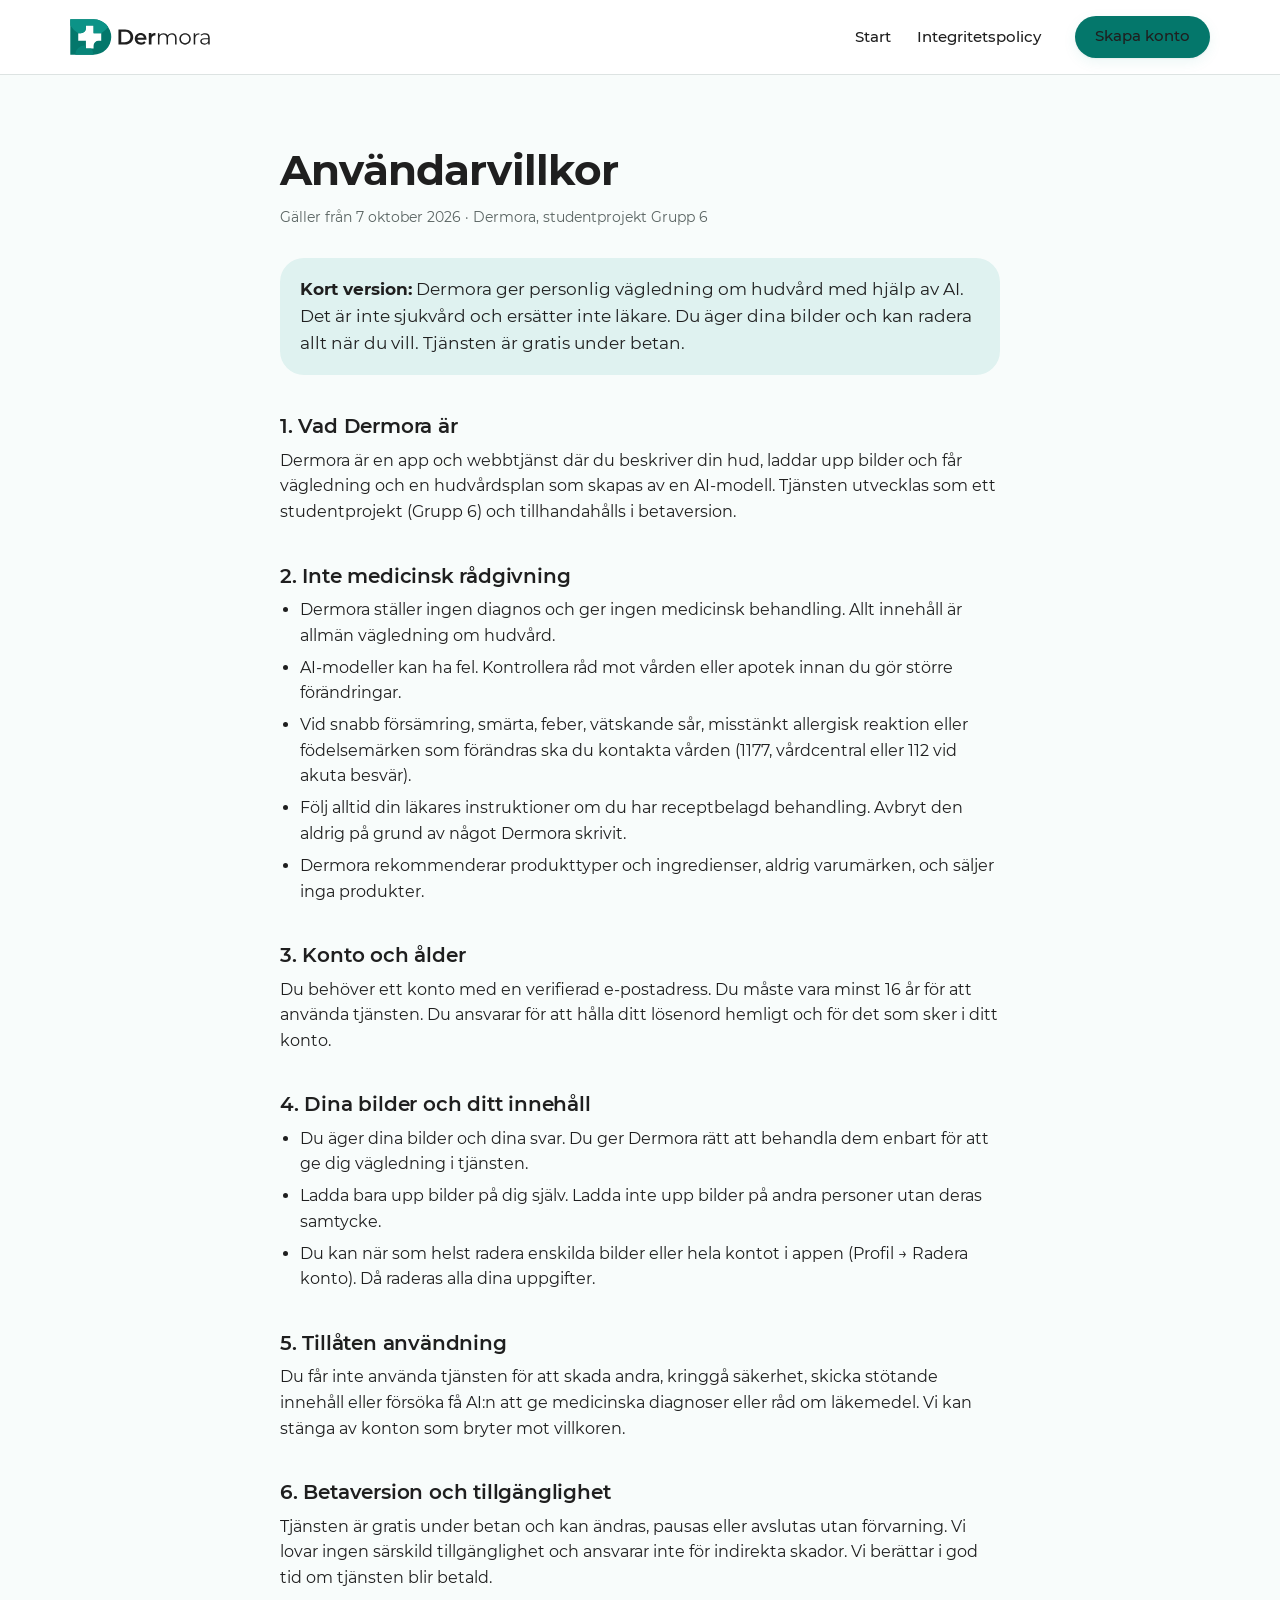
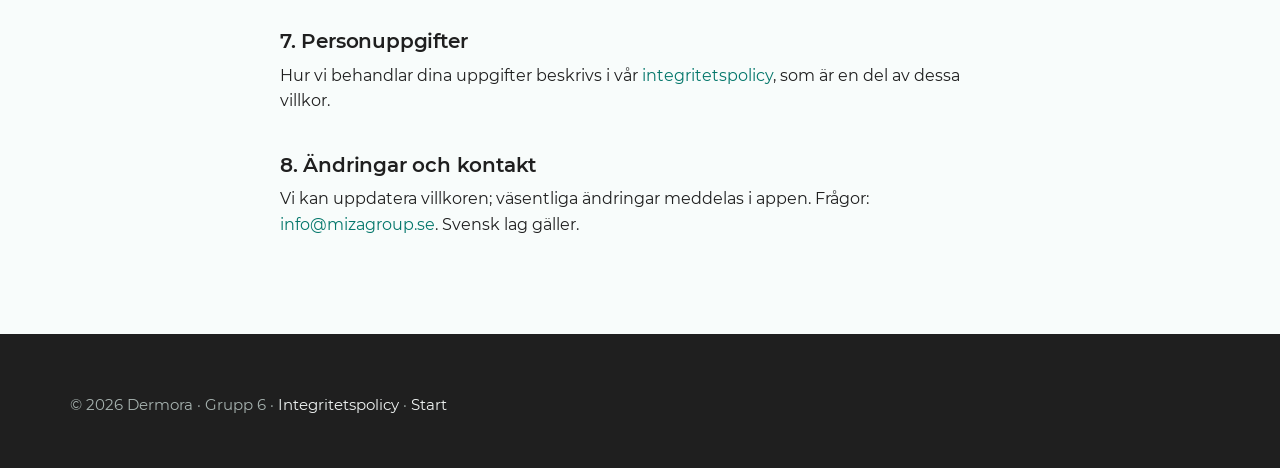
<file: public/villkor.html>
<!DOCTYPE html>
<html lang="sv">
<head>
  <meta charset="utf-8">
  <meta name="viewport" content="width=device-width, initial-scale=1">
  <title>Användarvillkor – Dermora</title>
  <meta name="description" content="Användarvillkor för Dermora – personlig hudvägledning med AI.">
  <meta name="theme-color" content="#0C9387">
  <link rel="icon" href="favicon.ico" sizes="any">
  <link rel="icon" href="favicon.svg" type="image/svg+xml">
  <link rel="stylesheet" href="css/landing.css">
  <style>
    .legal { max-width: 760px; margin: 0 auto; padding: clamp(40px, 6vw, 72px) var(--gutter) 80px; }
    .legal h1 { font-size: clamp(1.9rem, 4vw, 2.6rem); margin-bottom: .3em; }
    .legal h2 { font-size: 1.25rem; margin-top: 2em; }
    .legal p, .legal li { color: var(--ink); font-size: 1rem; }
    .legal ul { padding-left: 1.2em; list-style: disc; }
    .legal li { margin-bottom: .4em; }
    .legal .updated { color: var(--ink-muted); font-size: .9rem; margin-bottom: 2em; }
    .legal .box { background: var(--mint); border-radius: var(--r-lg); padding: 18px 20px; margin: 1.5em 0; }
  </style>
</head>
<body>
  <header class="site-header">
    <div class="container header-inner">
      <a class="brand" href="./" aria-label="Dermora – till startsidan"><img src="assets/logo/logo-horizontal.svg" alt="Dermora" width="150" height="36"></a>
      <nav class="nav"><ul class="nav-menu" style="display:flex"><li><a href="./">Start</a></li><li><a href="integritet.html">Integritetspolicy</a></li><li class="nav-auth"><a class="btn btn-primary btn-sm" href="app/?start=register">Skapa konto</a></li></ul></nav>
    </div>
  </header>
  <main class="legal">
    <h1>Användarvillkor</h1>
    <p class="updated">Gäller från 7 oktober 2026 · Dermora, studentprojekt Grupp 6</p>

    <div class="box"><strong>Kort version:</strong> Dermora ger personlig vägledning om hudvård med hjälp av AI. Det är inte sjukvård och ersätter inte läkare. Du äger dina bilder och kan radera allt när du vill. Tjänsten är gratis under betan.</div>

    <h2>1. Vad Dermora är</h2>
    <p>Dermora är en app och webbtjänst där du beskriver din hud, laddar upp bilder och får vägledning och en hudvårdsplan som skapas av en AI-modell. Tjänsten utvecklas som ett studentprojekt (Grupp 6) och tillhandahålls i betaversion.</p>

    <h2>2. Inte medicinsk rådgivning</h2>
    <ul>
      <li>Dermora ställer ingen diagnos och ger ingen medicinsk behandling. Allt innehåll är allmän vägledning om hudvård.</li>
      <li>AI-modeller kan ha fel. Kontrollera råd mot vården eller apotek innan du gör större förändringar.</li>
      <li>Vid snabb försämring, smärta, feber, vätskande sår, misstänkt allergisk reaktion eller födelsemärken som förändras ska du kontakta vården (1177, vårdcentral eller 112 vid akuta besvär).</li>
      <li>Följ alltid din läkares instruktioner om du har receptbelagd behandling. Avbryt den aldrig på grund av något Dermora skrivit.</li>
      <li>Dermora rekommenderar produkttyper och ingredienser, aldrig varumärken, och säljer inga produkter.</li>
    </ul>

    <h2>3. Konto och ålder</h2>
    <p>Du behöver ett konto med en verifierad e-postadress. Du måste vara minst 16 år för att använda tjänsten. Du ansvarar för att hålla ditt lösenord hemligt och för det som sker i ditt konto.</p>

    <h2>4. Dina bilder och ditt innehåll</h2>
    <ul>
      <li>Du äger dina bilder och dina svar. Du ger Dermora rätt att behandla dem enbart för att ge dig vägledning i tjänsten.</li>
      <li>Ladda bara upp bilder på dig själv. Ladda inte upp bilder på andra personer utan deras samtycke.</li>
      <li>Du kan när som helst radera enskilda bilder eller hela kontot i appen (Profil → Radera konto). Då raderas alla dina uppgifter.</li>
    </ul>

    <h2>5. Tillåten användning</h2>
    <p>Du får inte använda tjänsten för att skada andra, kringgå säkerhet, skicka stötande innehåll eller försöka få AI:n att ge medicinska diagnoser eller råd om läkemedel. Vi kan stänga av konton som bryter mot villkoren.</p>

    <h2>6. Betaversion och tillgänglighet</h2>
    <p>Tjänsten är gratis under betan och kan ändras, pausas eller avslutas utan förvarning. Vi lovar ingen särskild tillgänglighet och ansvarar inte för indirekta skador. Vi berättar i god tid om tjänsten blir betald.</p>

    <h2>7. Personuppgifter</h2>
    <p>Hur vi behandlar dina uppgifter beskrivs i vår <a href="integritet.html">integritetspolicy</a>, som är en del av dessa villkor.</p>

    <h2>8. Ändringar och kontakt</h2>
    <p>Vi kan uppdatera villkoren; väsentliga ändringar meddelas i appen. Frågor: <a href="mailto:info@mizagroup.se">info@mizagroup.se</a>. Svensk lag gäller.</p>
  </main>
  <footer class="site-footer"><div class="container"><p class="footer-note">© 2026 Dermora · Grupp 6 · <a href="integritet.html">Integritetspolicy</a> · <a href="./">Start</a></p></div></footer>
</body>
</html>
</file>
<file: public/css/landing.css>
/* ==========================================================================
   Dermora – customer landing page (index.html)
   Brand kit v1.1: teal palette, Montserrat, droplets & bubbles patterns.
   presentation.html keeps css/styles.css – do not share classes between them.
   ========================================================================== */

@font-face { font-family: 'Montserrat'; font-style: normal; font-weight: 300; font-display: swap; src: url('../assets/fonts/Montserrat-Light.woff2') format('woff2'); }
@font-face { font-family: 'Montserrat'; font-style: normal; font-weight: 400; font-display: swap; src: url('../assets/fonts/Montserrat-Regular.woff2') format('woff2'); }
@font-face { font-family: 'Montserrat'; font-style: normal; font-weight: 500; font-display: swap; src: url('../assets/fonts/Montserrat-Medium.woff2') format('woff2'); }
@font-face { font-family: 'Montserrat'; font-style: normal; font-weight: 600; font-display: swap; src: url('../assets/fonts/Montserrat-SemiBold.woff2') format('woff2'); }
@font-face { font-family: 'Montserrat'; font-style: normal; font-weight: 700; font-display: swap; src: url('../assets/fonts/Montserrat-Bold.woff2') format('woff2'); }

:root {
  --teal: #0C9387;
  --mint: #DFF2F0;
  --skin: #F8FCFB;
  --charcoal: #1F1F1F;
  --gray: #E9ECEF;
  --deep-teal: #04776B;
  --teal-mid: #088579;
  --teal-soft: #3DA99F;
  --teal-light: #6DBEB7;
  --mint-deep: #B5DFDB;

  --ink: var(--charcoal);
  --ink-muted: #5A6462;
  --line: #DDE3E2;
  --primary: var(--deep-teal);
  --primary-hover: #035F56;

  --r-md: 16px;
  --r-lg: 24px;
  --r-xl: 32px;
  --shadow-sm: 0 1px 2px rgba(31,31,31,.06), 0 4px 14px rgba(12,147,135,.08);
  --shadow-md: 0 10px 30px rgba(12,147,135,.14), 0 2px 6px rgba(31,31,31,.06);
  --shadow-lg: 0 30px 70px rgba(4,119,107,.28), 0 8px 20px rgba(31,31,31,.10);

  --container: 1140px;
  --gutter: 20px;
  --font: 'Montserrat', system-ui, -apple-system, 'Segoe UI', sans-serif;
}

/* ---------- Base ---------- */
*, *::before, *::after { box-sizing: border-box; }
html { scroll-behavior: smooth; -webkit-text-size-adjust: 100%; }
body { margin: 0; font-family: var(--font); font-size: 17px; line-height: 1.6; color: var(--ink); background: var(--skin); overflow-x: hidden; }
img, svg { display: block; max-width: 100%; }
a { color: var(--deep-teal); text-decoration: none; }
a:hover { text-decoration: underline; }
h1, h2, h3 { margin: 0 0 .5em; line-height: 1.12; font-weight: 600; letter-spacing: -.01em; }
h1 { font-size: clamp(2.5rem, 5.8vw, 4.3rem); font-weight: 700; letter-spacing: -.02em; }
h2 { font-size: clamp(1.75rem, 3.4vw, 2.6rem); }
h3 { font-size: 1.15rem; }
p { margin: 0 0 1em; }
ul, ol { margin: 0; padding: 0; list-style: none; }
.sr-only { position: absolute; width: 1px; height: 1px; overflow: hidden; clip: rect(0 0 0 0); white-space: nowrap; }
.skip-link { position: absolute; left: -999px; top: 8px; background: var(--primary); color: #fff; padding: 8px 14px; border-radius: 10px; z-index: 100; }
.skip-link:focus { left: 8px; }
:focus-visible { outline: 3px solid var(--teal-light); outline-offset: 3px; border-radius: 6px; }

.container { width: min(100% - 2 * var(--gutter), var(--container)); margin-inline: auto; }
.container.narrow { max-width: 760px; }
.center { text-align: center; }
.section { padding: clamp(64px, 9vw, 112px) 0; position: relative; }
.section-head { max-width: 720px; margin-bottom: clamp(32px, 5vw, 56px); }
.section-head.center { margin-inline: auto; }
.section-head .lead { margin-bottom: 0; }
.lead { font-size: 1.15rem; color: var(--ink-muted); }
.eyebrow { display: inline-flex; align-items: center; gap: 8px; font-size: .78rem; font-weight: 600; letter-spacing: .14em; text-transform: uppercase; color: var(--deep-teal); margin-bottom: 14px; }
.eyebrow svg { width: 16px; height: 16px; }
.footnote { font-size: .85rem; color: var(--ink-muted); margin-top: 24px; }
svg.icon { width: 24px; height: 24px; flex: none; }

/* Brand patterns – arcs, cross-field, domes and monogram tiles from the brand kit (background removed), faded behind the content */
.pat-dots::before, .pat-arcs::before { content: ''; position: absolute; inset: 0; pointer-events: none; }
.pat-dots::before { background: url('../assets/patterns/cross-field-skin.svg') center / 64px repeat; opacity: .13; }
.pat-arcs::before { background: url('../assets/patterns/arcs-skin.svg') center / 480px repeat; opacity: .28; -webkit-mask-image: linear-gradient(90deg, transparent 35%, #000 100%); mask-image: linear-gradient(90deg, transparent 35%, #000 100%); }
.pat-dots > *, .pat-arcs > * { position: relative; }

/* ---------- Buttons ---------- */
.btn { display: inline-flex; align-items: center; justify-content: center; gap: 10px; padding: 15px 26px; border-radius: 999px; font-weight: 600; font-size: 1rem; border: 2px solid transparent; cursor: pointer; transition: background .15s, color .15s, transform .15s, box-shadow .15s, border-color .15s; text-decoration: none !important; font-family: inherit; line-height: 1.2; white-space: nowrap; }
.btn svg { width: 20px; height: 20px; }
.btn-sm { padding: 10px 18px; font-size: .92rem; }
.btn-primary { background: var(--primary); color: #fff; box-shadow: var(--shadow-sm); }
.btn-primary:hover { background: var(--primary-hover); transform: translateY(-1px); box-shadow: var(--shadow-md); }
.btn-ghost { background: transparent; color: var(--deep-teal); border-color: var(--mint-deep); }
.btn-ghost:hover { background: var(--mint); border-color: var(--teal-light); }
.btn-light { background: #fff; color: var(--deep-teal); box-shadow: 0 6px 20px rgba(0,0,0,.12); }
.btn-light:hover { background: var(--mint); transform: translateY(-1px); }
.btn-outline-white { background: rgba(255,255,255,.08); color: #fff; border-color: rgba(255,255,255,.7); }
.btn-outline-white:hover { background: rgba(255,255,255,.18); border-color: #fff; }

/* ---------- Header ---------- */
.site-header { position: sticky; top: 0; z-index: 50; background: rgba(255,255,255,.9); backdrop-filter: blur(14px); border-bottom: 1px solid var(--line); }
.header-inner { display: flex; align-items: center; justify-content: space-between; height: 74px; gap: 24px; }
.brand img { height: 36px; width: auto; }
.nav-menu { display: flex; align-items: center; gap: 26px; }
.nav-menu a { color: var(--ink); font-weight: 500; font-size: .95rem; }
.nav-menu a:hover { color: var(--deep-teal); text-decoration: none; }
.nav-auth { display: flex; gap: 8px; margin-left: 8px; }
.nav-github { display: inline-flex; align-items: center; color: var(--ink-muted); padding: 6px; border-radius: 50%; }
.nav-github:hover { color: var(--deep-teal); background: var(--mint); text-decoration: none; }
.nav-auth .btn { font-size: .92rem; }
.nav-toggle { display: none; background: none; border: 0; padding: 8px; color: var(--ink); cursor: pointer; border-radius: 10px; }
.nav-toggle svg { width: 26px; height: 26px; }

/* ---------- Hero ---------- */
.hero { position: relative; overflow: hidden; color: #fff; background: linear-gradient(160deg, var(--teal) 0%, var(--teal-mid) 55%, var(--deep-teal) 100%); padding: clamp(56px, 8vw, 104px) 0 clamp(120px, 14vw, 170px); }
.hero::before { /* bubbles pattern rising from the bottom, like the brand launch story */
  content: ''; position: absolute; inset: auto 0 0 0; height: 62%; pointer-events: none;
  background: url('../assets/patterns/arcs-teal.svg') center bottom / 420px repeat;
  opacity: .4; -webkit-mask-image: linear-gradient(to top, #000 30%, transparent); mask-image: linear-gradient(to top, #000 30%, transparent);
}
.hero::after { /* soft light circle top-left */
  content: ''; position: absolute; width: 640px; height: 640px; border-radius: 50%; left: -260px; top: -300px; pointer-events: none;
  background: radial-gradient(closest-side, rgba(255,255,255,.14), rgba(255,255,255,0));
}
.hero .container { position: relative; z-index: 1; }
.hero-grid { display: grid; grid-template-columns: 1.05fr .95fr; gap: clamp(32px, 6vw, 72px); align-items: center; }
.hero .eyebrow { color: var(--mint); background: rgba(255,255,255,.12); padding: 8px 14px; border-radius: 999px; margin-bottom: 22px; }
.hero h1 { color: #fff; margin-bottom: 18px; }
.hero h1 .accent { color: var(--mint-deep); }
.hero .lead { color: rgba(255,255,255,.88); max-width: 520px; font-size: 1.2rem; }
.hero-actions { display: flex; flex-wrap: wrap; gap: 14px; margin: 30px 0 30px; }
.hero-trust { display: grid; gap: 10px; }
.hero-trust li { display: flex; align-items: center; gap: 10px; font-size: .94rem; color: rgba(255,255,255,.9); }
.hero-trust svg { width: 22px; height: 22px; color: var(--mint-deep); }

.hero-visual { position: relative; display: flex; justify-content: center; min-height: 560px; }
.phone { position: relative; z-index: 2; width: 300px; aspect-ratio: 9 / 19.2; border-radius: 44px; background: var(--charcoal); padding: 11px; box-shadow: var(--shadow-lg); }
.phone-notch { position: absolute; top: 20px; left: 50%; transform: translateX(-50%); width: 92px; height: 24px; background: var(--charcoal); border-radius: 20px; z-index: 3; }
.phone-screen { height: 100%; border-radius: 34px; overflow: hidden; background: #FAF7F0; padding-top: 40px; }
.phone-screen img { width: 100%; height: 100%; object-fit: cover; object-position: top; }

.float { position: absolute; background: #fff; border-radius: var(--r-lg); box-shadow: var(--shadow-lg); color: var(--ink); z-index: 3; }
.float-photo { left: 0; top: 36px; width: 210px; padding: 10px; transform: rotate(-6deg); z-index: 1; }
.float-photo img { width: 100%; aspect-ratio: .9; object-fit: cover; object-position: 60% 30%; border-radius: 18px; }
.float-photo figcaption { display: none; }
.float-photo figcaption svg { width: 15px; height: 15px; }
.float-chat { right: -10px; bottom: 36px; width: 250px; display: flex; gap: 12px; align-items: center; padding: 12px 14px 12px 12px; }
.float-chat img { width: 54px; height: 54px; object-fit: cover; border-radius: 16px; background: var(--mint); }
.float-chat strong { display: block; font-size: .82rem; color: var(--deep-teal); }
.float-chat span { display: block; font-size: .8rem; color: var(--ink-muted); line-height: 1.35; }
.float-badge { right: 8px; top: 56px; padding: 10px 14px; display: flex; align-items: center; gap: 10px; border-radius: 999px; font-size: .82rem; font-weight: 600; }
.float-badge svg { width: 18px; height: 18px; color: var(--teal); }

/* ---------- Start (login / create account) – overlaps the hero ---------- */
.start { position: relative; z-index: 4; margin-top: calc(-1 * clamp(88px, 10vw, 120px)); padding-bottom: clamp(40px, 5vw, 64px); }
.start-grid { display: grid; grid-template-columns: repeat(3, 1fr); gap: 18px; }
.start-card { background: #fff; border-radius: var(--r-lg); padding: 26px 24px 24px; box-shadow: var(--shadow-md); border: 1px solid rgba(221,227,226,.7); display: flex; flex-direction: column; gap: 10px; }
.start-card.is-brand { position: relative; overflow: hidden; background: var(--deep-teal); color: #fff; border-color: transparent; }
.start-card.is-brand::before { content: ''; position: absolute; inset: 0; background: url('../assets/patterns/cross-field-teal.svg') center / 84px repeat; opacity: .8; pointer-events: none; }
.start-card.is-brand > * { position: relative; }
.start-card.is-brand h3 { color: #fff; }
.start-card.is-brand p { color: rgba(255,255,255,.85); }
.start-icon { width: 48px; height: 48px; border-radius: 14px; background: var(--mint); color: var(--deep-teal); display: grid; place-items: center; margin-bottom: 4px; }
.start-card.is-brand .start-icon { background: rgba(255,255,255,.16); color: #fff; }
.start-icon svg { width: 24px; height: 24px; }
.start-card h3 { margin: 0; font-size: 1.1rem; }
.start-card p { margin: 0; color: var(--ink-muted); font-size: .94rem; flex: 1; }
.start-card .btn { align-self: flex-start; margin-top: 8px; }
.start-note { text-align: center; color: var(--ink-muted); font-size: .9rem; margin: 22px 0 0; }

/* ---------- Problem (quotes) ---------- */
.section-problem { background-color: var(--skin); }
.grid-3 { display: grid; grid-template-columns: repeat(3, 1fr); gap: 22px; }
.quote { position: relative; margin: 0; background: #fff; border: 1px solid var(--line); border-radius: var(--r-lg); padding: 44px 24px 22px; box-shadow: var(--shadow-sm); }
.quote::before { content: '”'; position: absolute; top: 2px; left: 20px; font-size: 4rem; line-height: 1; color: var(--teal-light); font-weight: 700; }
.quote p { font-weight: 500; margin-bottom: 12px; }
.quote footer { font-size: .85rem; color: var(--ink-muted); display: flex; align-items: center; gap: 8px; }
.quote footer::before { content: ''; width: 22px; height: 2px; background: var(--teal); border-radius: 2px; }

/* ---------- Steps ---------- */
.section-how { background: #fff; border-top: 1px solid var(--line); border-bottom: 1px solid var(--line); }
.steps { display: grid; grid-template-columns: repeat(4, 1fr); gap: 20px; }
.step { position: relative; background: var(--skin); border: 1px solid var(--line); border-radius: var(--r-lg); padding: 26px 22px 22px; }
.step-top { display: flex; align-items: center; justify-content: space-between; margin-bottom: 18px; }
.step-icon { width: 52px; height: 52px; border-radius: 16px; background: var(--mint); color: var(--deep-teal); display: grid; place-items: center; }
.step-icon svg { width: 26px; height: 26px; }
.step-num { width: 32px; height: 32px; border-radius: 50%; background: var(--teal); color: #fff; display: grid; place-items: center; font-size: .85rem; font-weight: 700; }
.step h3 { font-size: 1.08rem; }
.step p { margin: 0; color: var(--ink-muted); font-size: .94rem; }
.step-photos { display: flex; gap: 6px; margin-top: 16px; }
.step-photos img { width: 33.3%; aspect-ratio: 170 / 205; object-fit: cover; border-radius: 10px; }

/* ---------- App screens ---------- */
.section-screens { background-color: var(--mint); padding-bottom: clamp(48px, 7vw, 88px); }
.section-screens::before { content: ''; position: absolute; inset: 0; background: url('../assets/patterns/monogram-mint.svg') center / 360px 211px repeat; opacity: .09; pointer-events: none; }
.section-screens > * { position: relative; }
.screens { display: flex; gap: 26px; overflow-x: auto; padding: 8px max(20px, calc((100vw - var(--container)) / 2)) 24px; scroll-snap-type: x mandatory; scrollbar-width: thin; scrollbar-color: var(--teal-light) transparent; }
.screen { flex: 0 0 auto; margin: 0; scroll-snap-align: start; text-align: center; }
.screen-frame { width: 224px; aspect-ratio: 390 / 844; border-radius: 30px; background: var(--charcoal); padding: 8px; box-shadow: var(--shadow-md); }
.screen-frame img { width: 100%; height: 100%; object-fit: cover; object-position: top; border-radius: 23px; background: #FAF7F0; }
.screen figcaption { margin-top: 12px; font-size: .88rem; font-weight: 500; color: var(--ink-muted); }
.screens-cta { margin-top: 10px; }
.screens-cta .btn { margin-bottom: 10px; }

/* ---------- Features ---------- */
.section-features { background-color: #fff; }
.card { background: var(--skin); border: 1px solid var(--line); border-radius: var(--r-lg); padding: 28px 26px; transition: transform .15s, box-shadow .15s, background .15s; }
.card:hover { transform: translateY(-3px); box-shadow: var(--shadow-md); background: #fff; }
.card-icon { width: 52px; height: 52px; border-radius: 16px; background: var(--mint); color: var(--deep-teal); display: grid; place-items: center; margin-bottom: 18px; }
.card-icon svg { width: 26px; height: 26px; }
.card p { margin: 0; color: var(--ink-muted); font-size: .95rem; }

/* ---------- Safety ---------- */
.section-safety { background-color: var(--skin); }
.split { display: grid; grid-template-columns: 1.05fr .95fr; gap: clamp(32px, 6vw, 80px); align-items: center; }
.checklist { display: grid; gap: 14px; margin-top: 24px; }
.checklist li { display: flex; gap: 12px; align-items: flex-start; font-size: .97rem; }
.checklist svg { width: 22px; height: 22px; color: var(--teal); flex: none; margin-top: 2px; }
.trust-card { position: relative; overflow: hidden; background: var(--deep-teal); color: #fff; border-radius: var(--r-xl); padding: 36px 32px; box-shadow: var(--shadow-lg); }
.trust-card::before { content: ''; position: absolute; inset: 0; background: url('../assets/patterns/domes-teal.svg') right top / 200px repeat; opacity: .45; pointer-events: none; -webkit-mask-image: linear-gradient(200deg, #000 15%, transparent 70%); mask-image: linear-gradient(200deg, #000 15%, transparent 70%); }
.trust-card > * { position: relative; }
.trust-card img { width: 56px; height: auto; margin-bottom: 18px; }
.trust-card h3 { color: #fff; font-size: 1.35rem; margin-bottom: 10px; }
.trust-card p { margin: 0; color: rgba(255,255,255,.88); }
.trust-sign { margin-top: 22px; display: flex; align-items: center; gap: 12px; font-size: .85rem; color: rgba(255,255,255,.8); }
.trust-sign img { width: 44px; height: 44px; margin: 0; border-radius: 50%; object-fit: cover; background: #fff; }

/* ---------- FAQ ---------- */
.section-faq { background-color: #fff; }
.faq { display: grid; gap: 12px; }
.faq details { background: var(--skin); border: 1px solid var(--line); border-radius: var(--r-md); padding: 0 22px; }
.faq details[open] { background: #fff; box-shadow: var(--shadow-sm); }
.faq summary { cursor: pointer; padding: 18px 0; font-weight: 600; list-style: none; display: flex; justify-content: space-between; align-items: center; gap: 16px; }
.faq summary::-webkit-details-marker { display: none; }
.faq summary::after { content: '+'; font-size: 1.4rem; color: var(--teal); font-weight: 300; transition: transform .2s; }
.faq details[open] summary::after { transform: rotate(45deg); }
.faq details p { margin: 0 0 18px; color: var(--ink-muted); }

/* ---------- Beta (subscribe) ---------- */
.section-beta { position: relative; overflow: hidden; color: #fff; background: linear-gradient(135deg, var(--teal) 0%, var(--deep-teal) 100%); }
.section-beta::before { content: ''; position: absolute; inset: 0; background: url('../assets/patterns/monogram-teal.svg') center / 300px 176px repeat; opacity: .14; pointer-events: none; -webkit-mask-image: linear-gradient(90deg, #000 35%, transparent 80%); mask-image: linear-gradient(90deg, #000 35%, transparent 80%); }
.section-beta .container { position: relative; }
.beta-grid { display: grid; grid-template-columns: 1fr 1fr; gap: clamp(28px, 5vw, 64px); align-items: center; }
.beta-copy .eyebrow { color: var(--mint); }
.beta-copy h2 { color: #fff; }
.beta-copy .lead { color: rgba(255,255,255,.88); }
.beta-perks { display: grid; gap: 10px; margin-top: 20px; }
.beta-perks li { display: flex; align-items: center; gap: 10px; font-size: .95rem; color: rgba(255,255,255,.92); }
.beta-perks svg { width: 20px; height: 20px; color: var(--mint-deep); }
.beta-card { position: relative; background: #fff; color: var(--ink); border-radius: var(--r-xl); padding: 34px 30px 28px; box-shadow: var(--shadow-lg); }
.beta-mascot { position: absolute; top: -58px; right: 22px; width: 118px; height: auto; filter: drop-shadow(0 10px 20px rgba(0,0,0,.18)); }
.beta-card h3 { font-size: 1.3rem; margin-bottom: 6px; padding-right: 110px; }
.beta-card > p { color: var(--ink-muted); font-size: .95rem; padding-right: 110px; }
.beta-form { display: grid; gap: 10px; margin-top: 18px; }
.beta-form label { font-size: .85rem; font-weight: 600; color: var(--ink); }
.beta-form input { width: 100%; padding: 15px 18px; border-radius: 14px; border: 1.5px solid var(--line); font: inherit; font-size: 1rem; background: var(--skin); color: var(--ink); }
.beta-form input:focus { outline: none; border-color: var(--teal); box-shadow: 0 0 0 4px rgba(12,147,135,.15); background: #fff; }
.beta-form .btn { width: 100%; }
.beta-status { min-height: 1.5em; font-weight: 500; font-size: .92rem; color: var(--deep-teal); margin: 8px 0 0; }
.beta-fine { margin: 10px 0 0; font-size: .8rem; color: var(--ink-muted); }

/* ---------- Footer ---------- */
.site-footer { background: var(--charcoal); color: #D7DEDC; padding: 60px 0 36px; font-size: .92rem; }
.footer-grid { display: grid; grid-template-columns: 1.2fr 1fr 1fr 1.6fr; gap: 32px; }
.site-footer h3 { font-size: .78rem; letter-spacing: .14em; text-transform: uppercase; color: #8FA09C; margin-bottom: 14px; }
.site-footer li { margin-bottom: 9px; }
.site-footer a { color: #F1F5F4; }
.site-footer a:hover { color: var(--teal-light); }
.footer-note { color: #A7B3B0; }
.footer-note p { margin-bottom: 8px; }
.footer-logo { width: 150px; height: auto; }

/* ---------- Responsive ---------- */
@media (max-width: 1000px) {
  .steps { grid-template-columns: repeat(2, 1fr); }
  .footer-grid { grid-template-columns: 1fr 1fr; }
  .hero-grid { grid-template-columns: 1fr 1fr; }
  .float-photo { width: 170px; }
  .float-chat { width: 220px; right: 0; }
}
@media (max-width: 860px) {
  .hero { padding-bottom: clamp(130px, 22vw, 170px); }
  .hero-grid, .split, .beta-grid { grid-template-columns: 1fr; }
  .hero-visual { min-height: 0; margin-top: 8px; }
  .phone { width: 250px; }
  .float-photo { width: 150px; left: max(0px, calc(50% - 300px)); top: 10px; }
  .float-chat { width: 210px; right: max(0px, calc(50% - 300px)); bottom: 10px; }
  .float-badge { display: none; }
  .start-grid, .grid-3 { grid-template-columns: 1fr; }
  .nav-toggle { display: inline-flex; }
  .nav-menu { display: none; position: absolute; left: 0; right: 0; top: 74px; flex-direction: column; align-items: stretch; gap: 0; background: #fff; border-bottom: 1px solid var(--line); padding: 8px 20px 16px; box-shadow: var(--shadow-md); }
  .nav-menu.is-open { display: flex; }
  .nav-menu li a { display: block; padding: 12px 0; }
  .nav-auth { flex-direction: column; margin: 8px 0 0; }
  .nav-github { padding: 12px 0; border-radius: 0; }
  .nav-github::after { content: 'Källkod på GitHub'; margin-left: 10px; font-weight: 500; font-size: .95rem; color: var(--ink); }
  .nav-auth .btn { width: 100%; }
  .beta-card { margin-top: 48px; }
}
@media (max-width: 560px) {
  body { font-size: 16px; }
  .steps { grid-template-columns: 1fr; }
  .footer-grid { grid-template-columns: 1fr; }
  .screen-frame { width: 196px; }
  .screens { gap: 18px; }
  .hero-actions .btn { width: 100%; }
  .phone { width: 230px; }
  .float-photo { width: 124px; left: 0; top: 0; }
  .float-chat { width: 190px; right: 0; bottom: 0; }
  .beta-mascot { width: 96px; top: -48px; right: 14px; }
  .beta-card h3, .beta-card > p { padding-right: 84px; }
}
@media (prefers-reduced-motion: reduce) {
  html { scroll-behavior: auto; }
  .btn, .card { transition: none; }
}
</file>
<file: public/css/styles.css>
/* ==========================================================================
   Dermora – landing page
   Tokens come from the brand kit v1.1 (packages/brand/dermora-colors.css).
   ========================================================================== */

@font-face { font-family: 'Montserrat'; font-style: normal; font-weight: 300; font-display: swap; src: url('../assets/fonts/Montserrat-Light.woff2') format('woff2'); }
@font-face { font-family: 'Montserrat'; font-style: normal; font-weight: 400; font-display: swap; src: url('../assets/fonts/Montserrat-Regular.woff2') format('woff2'); }
@font-face { font-family: 'Montserrat'; font-style: normal; font-weight: 500; font-display: swap; src: url('../assets/fonts/Montserrat-Medium.woff2') format('woff2'); }
@font-face { font-family: 'Montserrat'; font-style: normal; font-weight: 600; font-display: swap; src: url('../assets/fonts/Montserrat-SemiBold.woff2') format('woff2'); }
@font-face { font-family: 'Montserrat'; font-style: normal; font-weight: 700; font-display: swap; src: url('../assets/fonts/Montserrat-Bold.woff2') format('woff2'); }

:root {
  /* Core palette */
  --dm-teal: #0C9387;
  --dm-mint: #DFF2F0;
  --dm-skin: #F8FCFB;
  --dm-charcoal: #1F1F1F;
  --dm-gray: #E9ECEF;
  --dm-deep-teal: #04776B;
  --dm-teal-mid: #088579;
  --dm-teal-soft: #3DA99F;
  --dm-teal-light: #6DBEB7;
  --dm-mint-deep: #B5DFDB;

  /* Semantic */
  --dm-surface: var(--dm-skin);
  --dm-surface-raised: #FFFFFF;
  --dm-surface-mint: var(--dm-mint);
  --dm-line: #DDE3E2;
  --dm-ink: var(--dm-charcoal);
  --dm-ink-muted: #5A6462;
  --dm-ink-brand: var(--dm-deep-teal);
  --dm-primary: var(--dm-deep-teal);
  --dm-primary-hover: #035F56;
  --dm-on-primary: #FFFFFF;

  /* Radii & spacing (brand kit) */
  --r-sm: 10px;
  --r-md: 16px;
  --r-lg: 24px;
  --r-xl: 32px;
  --shadow-sm: 0 1px 2px rgba(31, 31, 31, .06), 0 4px 12px rgba(12, 147, 135, .06);
  --shadow-md: 0 8px 24px rgba(12, 147, 135, .12), 0 2px 6px rgba(31, 31, 31, .06);
  --shadow-lg: 0 24px 60px rgba(12, 147, 135, .18), 0 6px 16px rgba(31, 31, 31, .08);

  --container: 1140px;
  --gutter: 20px;
  --font: 'Montserrat', system-ui, -apple-system, 'Segoe UI', sans-serif;
}

/* ---------- Reset / base ---------- */
*, *::before, *::after { box-sizing: border-box; }
html { scroll-behavior: smooth; -webkit-text-size-adjust: 100%; }
body {
  margin: 0;
  font-family: var(--font);
  font-size: 17px;
  line-height: 1.6;
  color: var(--dm-ink);
  background: var(--dm-surface);
  overflow-x: hidden;
}
img, svg { display: block; max-width: 100%; }
a { color: var(--dm-ink-brand); text-decoration: none; }
a:hover { text-decoration: underline; }
h1, h2, h3 { margin: 0 0 .5em; line-height: 1.15; font-weight: 600; letter-spacing: -.01em; }
h1 { font-size: clamp(2.4rem, 5.5vw, 4rem); font-weight: 700; }
h2 { font-size: clamp(1.7rem, 3.4vw, 2.5rem); }
h3 { font-size: 1.15rem; }
p { margin: 0 0 1em; }
ul { margin: 0; padding: 0; list-style: none; }
.sr-only { position: absolute; width: 1px; height: 1px; overflow: hidden; clip: rect(0 0 0 0); white-space: nowrap; }
.skip-link { position: absolute; left: -999px; top: 8px; background: var(--dm-primary); color: #fff; padding: 8px 14px; border-radius: var(--r-sm); z-index: 100; }
.skip-link:focus { left: 8px; }

.container { width: min(100% - 2 * var(--gutter), var(--container)); margin-inline: auto; }
.container.narrow { max-width: 760px; }
.center { text-align: center; }
.section { padding: clamp(64px, 9vw, 112px) 0; }
.section-head { max-width: 720px; margin-bottom: clamp(32px, 5vw, 56px); }
.section-head .lead { margin-bottom: 0; }
.lead { font-size: 1.15rem; color: var(--dm-ink-muted); }
.eyebrow {
  display: inline-flex; align-items: center; gap: 8px;
  font-size: .78rem; font-weight: 500; letter-spacing: .14em; text-transform: uppercase;
  color: var(--dm-ink-brand); margin-bottom: 14px;
}
.eyebrow svg { width: 16px; height: 16px; }
.accent { color: var(--dm-teal); }
.footnote { font-size: .85rem; color: var(--dm-ink-muted); margin-top: 24px; }
.footnote-light { color: rgba(255,255,255,.75); }

/* Icons (inline SVG from brand kit, 24px, 1.75 stroke) */
svg.icon { width: 24px; height: 24px; flex: none; }

/* ---------- Buttons ---------- */
.btn {
  display: inline-flex; align-items: center; justify-content: center; gap: 10px;
  padding: 14px 24px; border-radius: 999px; font-weight: 600; font-size: 1rem;
  border: 2px solid transparent; cursor: pointer; transition: background .15s, color .15s, transform .15s, box-shadow .15s;
  text-decoration: none !important; font-family: inherit; line-height: 1.2;
}
.btn svg { width: 20px; height: 20px; }
.btn-sm { padding: 10px 18px; font-size: .92rem; }
.btn-primary { background: var(--dm-primary); color: var(--dm-on-primary); box-shadow: var(--shadow-sm); }
.btn-primary:hover { background: var(--dm-primary-hover); transform: translateY(-1px); box-shadow: var(--shadow-md); }
.btn-ghost { background: transparent; color: var(--dm-ink-brand); border-color: var(--dm-mint-deep); }
.btn-ghost:hover { background: var(--dm-mint); }
.btn-light { background: #fff; color: var(--dm-deep-teal); }
.btn-light:hover { background: var(--dm-mint); }

/* ---------- Header ---------- */
.site-header {
  position: sticky; top: 0; z-index: 50;
  background: rgba(248, 252, 251, .86); backdrop-filter: blur(12px);
  border-bottom: 1px solid var(--dm-line);
}
.header-inner { display: flex; align-items: center; justify-content: space-between; height: 72px; gap: 24px; }
.brand img { height: 34px; width: auto; }
.nav-menu { display: flex; align-items: center; gap: 28px; }
.nav-menu a { color: var(--dm-ink); font-weight: 500; font-size: .95rem; }
.nav-menu a:hover { color: var(--dm-ink-brand); text-decoration: none; }
.nav-toggle { display: none; background: none; border: 0; padding: 8px; color: var(--dm-ink); cursor: pointer; border-radius: var(--r-sm); }
.nav-toggle svg { width: 26px; height: 26px; }

/* ---------- Hero ---------- */
.hero { position: relative; padding: clamp(48px, 7vw, 96px) 0 clamp(40px, 6vw, 80px); overflow: hidden; }
.hero-grid { display: grid; grid-template-columns: 1.1fr .9fr; gap: clamp(32px, 6vw, 80px); align-items: center; }
.hero-copy h1 { margin-bottom: 20px; }
.hero-actions { display: flex; flex-wrap: wrap; gap: 14px; margin: 28px 0 32px; }
.hero-trust { display: grid; gap: 10px; }
.hero-trust li { display: flex; align-items: center; gap: 10px; font-size: .92rem; color: var(--dm-ink-muted); }
.hero-trust svg { width: 20px; height: 20px; color: var(--dm-teal); }

.hero-visual { position: relative; display: flex; justify-content: center; }
.hero-blob { position: absolute; border-radius: 50%; filter: blur(40px); z-index: 0; pointer-events: none; }
.hero-blob-1 { width: 380px; height: 380px; background: rgba(223, 242, 240, .9); top: -40px; right: -40px; }
.hero-blob-2 { width: 260px; height: 260px; background: rgba(109, 190, 183, .35); bottom: -20px; left: 0; }

/* Phone mockup */
.phone {
  position: relative; z-index: 1;
  width: 320px; aspect-ratio: 9 / 19.2; border-radius: 44px;
  background: var(--dm-charcoal); padding: 12px; box-shadow: var(--shadow-lg);
}
.phone-notch { position: absolute; top: 20px; left: 50%; transform: translateX(-50%); width: 96px; height: 26px; background: var(--dm-charcoal); border-radius: 20px; z-index: 3; }
.phone-screen {
  position: relative; height: 100%; border-radius: 34px; overflow: hidden;
  background: var(--dm-skin); padding: 52px 16px 0; display: flex; flex-direction: column; gap: 10px;
  font-size: 13px; line-height: 1.35;
}
.app-topbar { display: flex; align-items: center; gap: 8px; margin-bottom: 4px; }
.app-topbar-title { font-weight: 600; font-size: 15px; flex: 1; }
.app-avatar { width: 28px; height: 28px; border-radius: 50%; background: var(--dm-mint); color: var(--dm-deep-teal); display: grid; place-items: center; font-weight: 600; font-size: 12px; }
.app-greeting { margin: 0; color: var(--dm-ink-muted); font-size: 12px; }
.app-h2 { font-size: 18px; margin: 0 0 4px; }
.app-card { background: #fff; border-radius: var(--r-md); padding: 12px; box-shadow: var(--shadow-sm); }
.app-card-mint { background: var(--dm-mint); box-shadow: none; }
.app-score { display: flex; align-items: center; gap: 12px; }
.app-label { margin: 0; font-size: 10px; letter-spacing: .12em; text-transform: uppercase; color: var(--dm-deep-teal); font-weight: 500; }
.app-strong { margin: 0; font-weight: 600; font-size: 13px; }
.app-muted { margin: 0; color: var(--dm-ink-muted); font-size: 11.5px; }
.app-section { margin: 6px 0 0; font-weight: 600; font-size: 13px; }
.app-row { display: flex; align-items: center; gap: 10px; background: #fff; border-radius: 12px; padding: 9px 10px; box-shadow: var(--shadow-sm); }
.app-row > div { flex: 1; }
.app-row svg { width: 18px; height: 18px; color: var(--dm-teal); }
.app-dot { width: 10px; height: 10px; border-radius: 50%; border: 2px solid var(--dm-teal-light); flex: none; }
.app-dot-on { background: var(--dm-teal); border-color: var(--dm-teal); }
.app-chat { display: flex; align-items: center; gap: 10px; margin-top: 2px; background: #fff; border: 1px solid var(--dm-line); border-radius: 999px; padding: 8px 12px; }
.app-chat p { margin: 0; color: var(--dm-ink-muted); font-size: 12px; }
.app-chat-ai { width: 26px; height: 26px; border-radius: 50%; background: var(--dm-teal); color: #fff; display: grid; place-items: center; }
.app-chat-ai svg { width: 15px; height: 15px; }
.app-tabbar { margin-top: auto; display: grid; grid-template-columns: repeat(4, 1fr); border-top: 1px solid var(--dm-line); background: #fff; margin-inline: -16px; padding: 10px 8px 18px; }
.app-tabbar span { display: flex; flex-direction: column; align-items: center; gap: 3px; font-size: 10px; color: var(--dm-ink-muted); }
.app-tabbar span svg { width: 20px; height: 20px; }
.app-tabbar .is-active { color: var(--dm-deep-teal); font-weight: 500; }

/* ---------- Problem ---------- */
.section-problem { background: #fff; border-top: 1px solid var(--dm-line); border-bottom: 1px solid var(--dm-line); }
.grid-3 { display: grid; grid-template-columns: repeat(3, 1fr); gap: 24px; }
.quote { margin: 0; background: var(--dm-surface); border-left: 4px solid var(--dm-teal); border-radius: 0 var(--r-md) var(--r-md) 0; padding: 20px 22px; }
.quote p { font-weight: 500; margin-bottom: 10px; }
.quote footer { font-size: .85rem; color: var(--dm-ink-muted); }
.stats { display: grid; grid-template-columns: repeat(3, 1fr); gap: 24px; margin-top: 40px; }
.stat { display: flex; flex-direction: column; gap: 4px; padding: 20px 24px; border-radius: var(--r-md); background: var(--dm-mint); }
.stat strong { font-size: 2rem; color: var(--dm-deep-teal); font-weight: 700; line-height: 1; }
.stat span { font-size: .92rem; color: var(--dm-ink-muted); }

/* ---------- Steps ---------- */
.steps { display: grid; grid-template-columns: repeat(4, 1fr); gap: 24px; counter-reset: step; padding: 0; margin: 0; }
.step { position: relative; background: #fff; border: 1px solid var(--dm-line); border-radius: var(--r-lg); padding: 28px 24px 24px; }
.step-num { position: absolute; top: 20px; right: 20px; font-size: .8rem; font-weight: 600; color: var(--dm-teal-light); }
.step-icon, .card-icon { width: 52px; height: 52px; border-radius: 16px; background: var(--dm-mint); color: var(--dm-deep-teal); display: grid; place-items: center; margin-bottom: 18px; }
.step-icon svg, .card-icon svg { width: 26px; height: 26px; }
.step p { margin: 0; color: var(--dm-ink-muted); font-size: .95rem; }

/* ---------- Features ---------- */
.section-mint { background: var(--dm-mint); }
.card { background: #fff; border-radius: var(--r-lg); padding: 28px 26px; box-shadow: var(--shadow-sm); transition: transform .15s, box-shadow .15s; }
.card:hover { transform: translateY(-3px); box-shadow: var(--shadow-md); }
.card p { margin: 0; color: var(--dm-ink-muted); font-size: .95rem; }

/* ---------- Safety ---------- */
.split { display: grid; grid-template-columns: 1.05fr .95fr; gap: clamp(32px, 6vw, 80px); align-items: center; }
.checklist { display: grid; gap: 14px; margin-top: 24px; }
.checklist li { display: flex; gap: 12px; align-items: flex-start; font-size: .97rem; }
.checklist svg { width: 22px; height: 22px; color: var(--dm-teal); flex: none; margin-top: 2px; }
.flow { display: flex; align-items: center; gap: 12px; background: #fff; border: 1px solid var(--dm-line); border-radius: var(--r-lg); padding: 24px; flex-wrap: wrap; }
.flow-col { display: grid; gap: 12px; }
.flow-node { display: flex; flex-direction: column; align-items: center; text-align: center; gap: 4px; min-width: 128px; padding: 16px 12px; border-radius: var(--r-md); background: var(--dm-surface); border: 1px solid var(--dm-line); }
.flow-node svg { width: 26px; height: 26px; color: var(--dm-deep-teal); margin-bottom: 4px; }
.flow-node span { font-weight: 600; font-size: .92rem; }
.flow-node small { font-size: .75rem; color: var(--dm-ink-muted); line-height: 1.3; }
.flow-node-brand { background: var(--dm-mint); border-color: var(--dm-mint-deep); }
.flow-arrow svg { width: 22px; height: 22px; color: var(--dm-teal-light); }

/* ---------- Roadmap ---------- */
.section-dark { background: var(--dm-charcoal); color: #F1F5F4; }
.section-dark .eyebrow { color: #5ECDBF; }
.section-dark h2 { color: #fff; }
.release { background: #2A3331; border-radius: var(--r-lg); padding: 28px 26px; border: 1px solid #3A4543; }
.release-now { background: var(--dm-deep-teal); border-color: var(--dm-teal); }
.release-tag { display: inline-block; font-size: .75rem; font-weight: 600; letter-spacing: .12em; text-transform: uppercase; padding: 6px 12px; border-radius: 999px; background: rgba(255,255,255,.12); margin-bottom: 16px; }
.release-now .release-tag { background: #fff; color: var(--dm-deep-teal); }
.release h3 { color: #fff; margin-bottom: 14px; }
.release ul { display: grid; gap: 8px; }
.release li { padding-left: 22px; position: relative; font-size: .95rem; color: rgba(255,255,255,.86); }
.release li::before { content: ''; position: absolute; left: 0; top: .55em; width: 10px; height: 10px; border-radius: 50%; background: var(--dm-teal-light); }
.release-now li::before { background: #fff; }

/* ---------- Team ---------- */
.member { background: #fff; border: 1px solid var(--dm-line); border-radius: var(--r-lg); padding: 26px 24px; }
.member-avatar { width: 56px; height: 56px; border-radius: 50%; background: linear-gradient(135deg, var(--dm-teal), var(--dm-deep-teal)); color: #fff; display: grid; place-items: center; font-weight: 600; font-size: 1.4rem; margin-bottom: 16px; }
.member h3 { margin-bottom: 2px; }
.member-role { color: var(--dm-ink-brand); font-weight: 500; font-size: .85rem; letter-spacing: .06em; text-transform: uppercase; margin-bottom: 10px; }
.member p:last-child { margin: 0; color: var(--dm-ink-muted); font-size: .95rem; }
.process { display: grid; grid-template-columns: repeat(3, 1fr); gap: 24px; margin-top: 40px; }
.process-item { display: grid; grid-template-columns: auto 1fr; grid-template-rows: auto auto; column-gap: 14px; align-items: center; padding: 18px 20px; border-radius: var(--r-md); background: var(--dm-mint); }
.process-item svg { grid-row: 1 / span 2; width: 26px; height: 26px; color: var(--dm-deep-teal); }
.process-item strong { font-size: .95rem; }
.process-item span { font-size: .85rem; color: var(--dm-ink-muted); }

/* ---------- Tech ---------- */
.tech-grid { display: grid; grid-template-columns: repeat(3, 1fr); gap: 24px; }
.tech-col { background: #fff; border-radius: var(--r-lg); padding: 24px; }
.chips { display: flex; flex-wrap: wrap; gap: 8px; }
.chips li { font-size: .85rem; font-weight: 500; padding: 6px 12px; border-radius: 999px; background: var(--dm-surface); border: 1px solid var(--dm-line); color: var(--dm-ink); }

/* ---------- FAQ ---------- */
.faq { display: grid; gap: 12px; }
.faq details { background: #fff; border: 1px solid var(--dm-line); border-radius: var(--r-md); padding: 0 22px; }
.faq summary { cursor: pointer; padding: 18px 0; font-weight: 600; list-style: none; display: flex; justify-content: space-between; align-items: center; gap: 16px; }
.faq summary::-webkit-details-marker { display: none; }
.faq summary::after { content: '+'; font-size: 1.4rem; color: var(--dm-teal); font-weight: 300; transition: transform .2s; }
.faq details[open] summary::after { transform: rotate(45deg); }
.faq details p { margin: 0 0 18px; color: var(--dm-ink-muted); }

/* ---------- Beta CTA ---------- */
.section-cta { background: linear-gradient(135deg, var(--dm-teal) 0%, var(--dm-deep-teal) 100%); color: #fff; }
.section-cta img { margin: 0 auto 20px; }
.section-cta h2 { color: #fff; }
.section-cta .lead { color: rgba(255,255,255,.85); }
.beta-form { display: flex; gap: 10px; max-width: 480px; margin: 24px auto 8px; }
.beta-form input {
  flex: 1; min-width: 0; padding: 14px 18px; border-radius: 999px; border: 2px solid transparent;
  font: inherit; font-size: 1rem; background: rgba(255,255,255,.95); color: var(--dm-ink);
}
.beta-form input:focus { outline: none; border-color: #fff; box-shadow: 0 0 0 4px rgba(255,255,255,.25); }
.beta-status { min-height: 1.5em; font-weight: 500; }

/* ---------- Footer ---------- */
.site-footer { background: #fff; border-top: 1px solid var(--dm-line); padding: 56px 0 40px; font-size: .92rem; }
.footer-grid { display: grid; grid-template-columns: 1.2fr 1fr 1fr 1.6fr; gap: 32px; }
.site-footer h3 { font-size: .8rem; letter-spacing: .12em; text-transform: uppercase; color: var(--dm-ink-muted); margin-bottom: 12px; }
.site-footer li { margin-bottom: 8px; }
.site-footer a { color: var(--dm-ink); }
.footer-note { color: var(--dm-ink-muted); }
.footer-note p { margin-bottom: 8px; }

/* ---------- Focus ---------- */
:focus-visible { outline: 3px solid var(--dm-teal-light); outline-offset: 3px; border-radius: 6px; }

/* ---------- Responsive ---------- */
@media (max-width: 1000px) {
  .steps { grid-template-columns: repeat(2, 1fr); }
  .footer-grid { grid-template-columns: 1fr 1fr; }
}
@media (max-width: 860px) {
  .hero-grid, .split { grid-template-columns: 1fr; }
  .hero-visual { order: -1; }
  .phone { width: 280px; }
  .grid-3, .stats, .process, .tech-grid { grid-template-columns: 1fr; }
  .nav-toggle { display: inline-flex; }
  .nav-menu {
    display: none; position: absolute; left: 0; right: 0; top: 72px;
    flex-direction: column; align-items: stretch; gap: 0;
    background: #fff; border-bottom: 1px solid var(--dm-line); padding: 8px 20px 16px;
  }
  .nav-menu.is-open { display: flex; }
  .nav-menu li a { display: block; padding: 12px 0; }
  .nav-cta { padding-top: 8px; }
  .nav-cta .btn { width: 100%; }
}
@media (max-width: 560px) {
  body { font-size: 16px; }
  .steps { grid-template-columns: 1fr; }
  .beta-form { flex-direction: column; }
  .footer-grid { grid-template-columns: 1fr; }
  .flow { flex-direction: column; }
  .flow-arrow svg { transform: rotate(90deg); }
}
@media (prefers-reduced-motion: reduce) {
  html { scroll-behavior: auto; }
  .btn, .card { transition: none; }
}

/* ---------- Trust card (customer landing) ---------- */
.trust-card { background: #fff; border: 1px solid var(--dm-line); border-radius: var(--r-lg); padding: 32px 30px; box-shadow: var(--shadow-md); }
.trust-card img { margin-bottom: 16px; }
.trust-card h3 { margin-bottom: 10px; }
.trust-card p { margin: 0; color: var(--dm-ink-muted); }

/* ---------- App screens strip ---------- */
.section-screens { background: #fff; border-top: 1px solid var(--dm-line); border-bottom: 1px solid var(--dm-line); padding-bottom: clamp(48px, 7vw, 88px); }
.screens { display: flex; gap: 28px; overflow-x: auto; padding: 8px max(20px, calc((100vw - var(--container)) / 2)) 24px; scroll-snap-type: x mandatory; scrollbar-width: thin; scrollbar-color: var(--dm-mint-deep) transparent; }
.screens:focus-visible { outline-offset: -3px; }
.screen { flex: 0 0 auto; margin: 0; scroll-snap-align: start; text-align: center; }
.screen-frame { width: 230px; aspect-ratio: 390 / 844; border-radius: 30px; background: var(--dm-charcoal); padding: 8px; box-shadow: var(--shadow-md); }
.screen-frame img { width: 100%; height: 100%; object-fit: cover; object-position: top; border-radius: 23px; background: var(--dm-skin); }
.screen figcaption { margin-top: 12px; font-size: .9rem; font-weight: 500; color: var(--dm-ink-muted); }
@media (max-width: 560px) { .screen-frame { width: 200px; } .screens { gap: 18px; } }

/* hero phone with a real screenshot */
.phone-screen-img { padding: 0; display: block; }
.phone-screen-img img { width: 100%; height: 100%; object-fit: cover; object-position: top; border-radius: 34px; }

/* header auth buttons + app CTA */
.nav-auth { display: flex; gap: 8px; }
.screens-cta { margin-top: 8px; }
.screens-cta .btn { margin-bottom: 8px; }
@media (max-width: 860px) { .nav-auth { flex-direction: column; } .nav-auth .btn { width: 100%; } }
</file>
